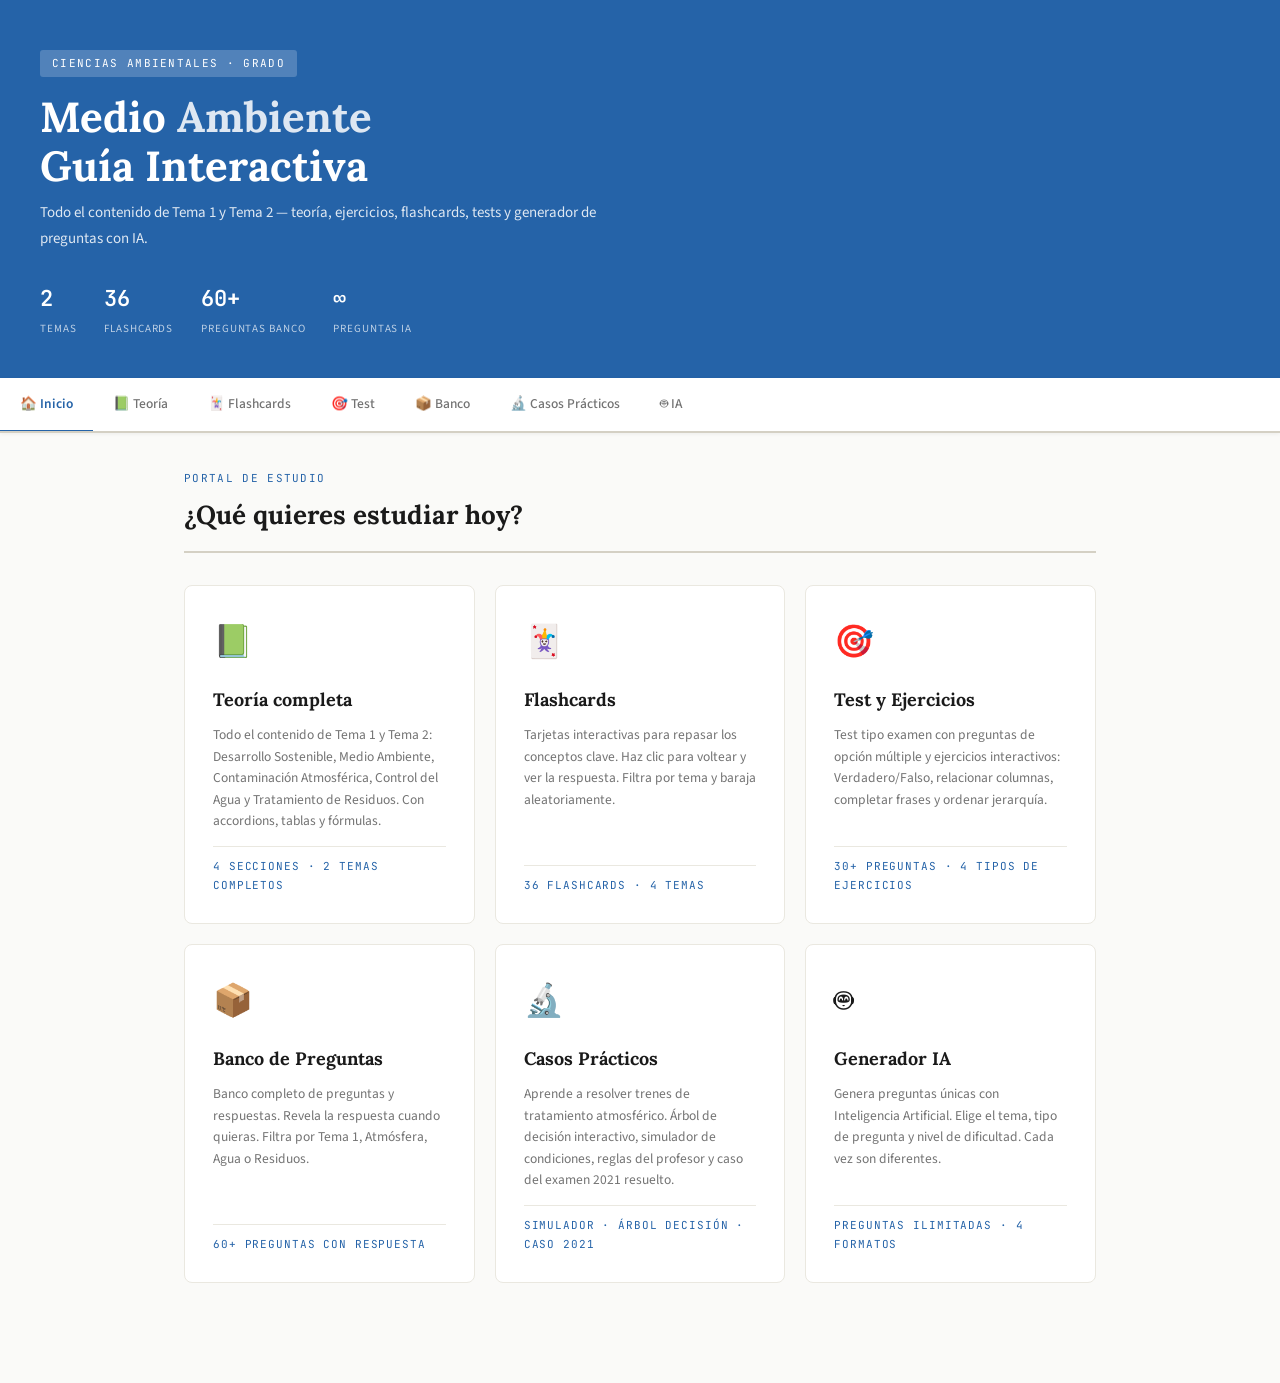
<file: index.html>
<!DOCTYPE html>
<html lang="es">
<head>
<meta charset="UTF-8">
<meta name="viewport" content="width=device-width, initial-scale=1.0">
<title>Medio Ambiente — Guía de Estudio Interactiva</title>
<link rel="stylesheet" href="css/estilos.css">
</head>
<body>

<div class="scroll-progress" id="scroll-progress"></div>

<div class="hero">
  <div class="hero-badge">Ciencias Ambientales · Grado</div>
  <h1>Medio <span>Ambiente</span><br>Guía Interactiva</h1>
  <p>Todo el contenido de Tema 1 y Tema 2 — teoría, ejercicios, flashcards, tests y generador de preguntas con IA.</p>
  <div class="hero-stats">
    <div class="hero-stat"><span class="num">2</span><span class="lbl">Temas</span></div>
    <div class="hero-stat"><span class="num">36</span><span class="lbl">Flashcards</span></div>
    <div class="hero-stat"><span class="num">60+</span><span class="lbl">Preguntas banco</span></div>
    <div class="hero-stat"><span class="num">∞</span><span class="lbl">Preguntas IA</span></div>
  </div>
</div>

<nav>
  <a href="index.html" class="nav-link active">🏠 Inicio</a>
  <a href="teoria.html" class="nav-link">📗 Teoría</a>
  <a href="flashcards.html" class="nav-link">🃏 Flashcards</a>
  <a href="test.html" class="nav-link">🎯 Test</a>
  <a href="banco.html" class="nav-link">📦 Banco</a>
  <a href="casos-practicos.html" class="nav-link">🔬 Casos Prácticos</a>
  <a href="ia.html" class="nav-link">🤖 IA</a>
</nav>

<main>
  <p class="section-subtitle">Portal de Estudio</p>
  <h1 class="section-title">¿Qué quieres estudiar hoy?</h1>

  <div class="landing-grid">

    <a href="teoria.html" class="landing-card">
      <div class="landing-card-icon">📗</div>
      <div class="landing-card-title">Teoría completa</div>
      <div class="landing-card-desc">Todo el contenido de Tema 1 y Tema 2: Desarrollo Sostenible, Medio Ambiente, Contaminación Atmosférica, Control del Agua y Tratamiento de Residuos. Con accordions, tablas y fórmulas.</div>
      <div class="landing-card-stat">4 secciones · 2 temas completos</div>
    </a>

    <a href="flashcards.html" class="landing-card">
      <div class="landing-card-icon">🃏</div>
      <div class="landing-card-title">Flashcards</div>
      <div class="landing-card-desc">Tarjetas interactivas para repasar los conceptos clave. Haz clic para voltear y ver la respuesta. Filtra por tema y baraja aleatoriamente.</div>
      <div class="landing-card-stat">36 flashcards · 4 temas</div>
    </a>

    <a href="test.html" class="landing-card">
      <div class="landing-card-icon">🎯</div>
      <div class="landing-card-title">Test y Ejercicios</div>
      <div class="landing-card-desc">Test tipo examen con preguntas de opción múltiple y ejercicios interactivos: Verdadero/Falso, relacionar columnas, completar frases y ordenar jerarquía.</div>
      <div class="landing-card-stat">30+ preguntas · 4 tipos de ejercicios</div>
    </a>

    <a href="banco.html" class="landing-card">
      <div class="landing-card-icon">📦</div>
      <div class="landing-card-title">Banco de Preguntas</div>
      <div class="landing-card-desc">Banco completo de preguntas y respuestas. Revela la respuesta cuando quieras. Filtra por Tema 1, Atmósfera, Agua o Residuos.</div>
      <div class="landing-card-stat">60+ preguntas con respuesta</div>
    </a>

    <a href="casos-practicos.html" class="landing-card">
      <div class="landing-card-icon">🔬</div>
      <div class="landing-card-title">Casos Prácticos</div>
      <div class="landing-card-desc">Aprende a resolver trenes de tratamiento atmosférico. Árbol de decisión interactivo, simulador de condiciones, reglas del profesor y caso del examen 2021 resuelto.</div>
      <div class="landing-card-stat">Simulador · Árbol decisión · Caso 2021</div>
    </a>

    <a href="ia.html" class="landing-card">
      <div class="landing-card-icon">🤖</div>
      <div class="landing-card-title">Generador IA</div>
      <div class="landing-card-desc">Genera preguntas únicas con Inteligencia Artificial. Elige el tema, tipo de pregunta y nivel de dificultad. Cada vez son diferentes.</div>
      <div class="landing-card-stat">Preguntas ilimitadas · 4 formatos</div>
    </a>

  </div>
</main>

<button class="back-to-top" id="back-to-top" onclick="window.scrollTo({top:0,behavior:'smooth'})" title="Volver arriba">↑</button>

<script>
window.addEventListener('scroll', () => {
  const doc = document.documentElement;
  const scrolled = (doc.scrollTop / (doc.scrollHeight - doc.clientHeight)) * 100;
  document.getElementById('scroll-progress').style.width = scrolled + '%';
  document.getElementById('back-to-top').classList.toggle('visible', doc.scrollTop > 300);
});
</script>
</body>
</html>
</file>
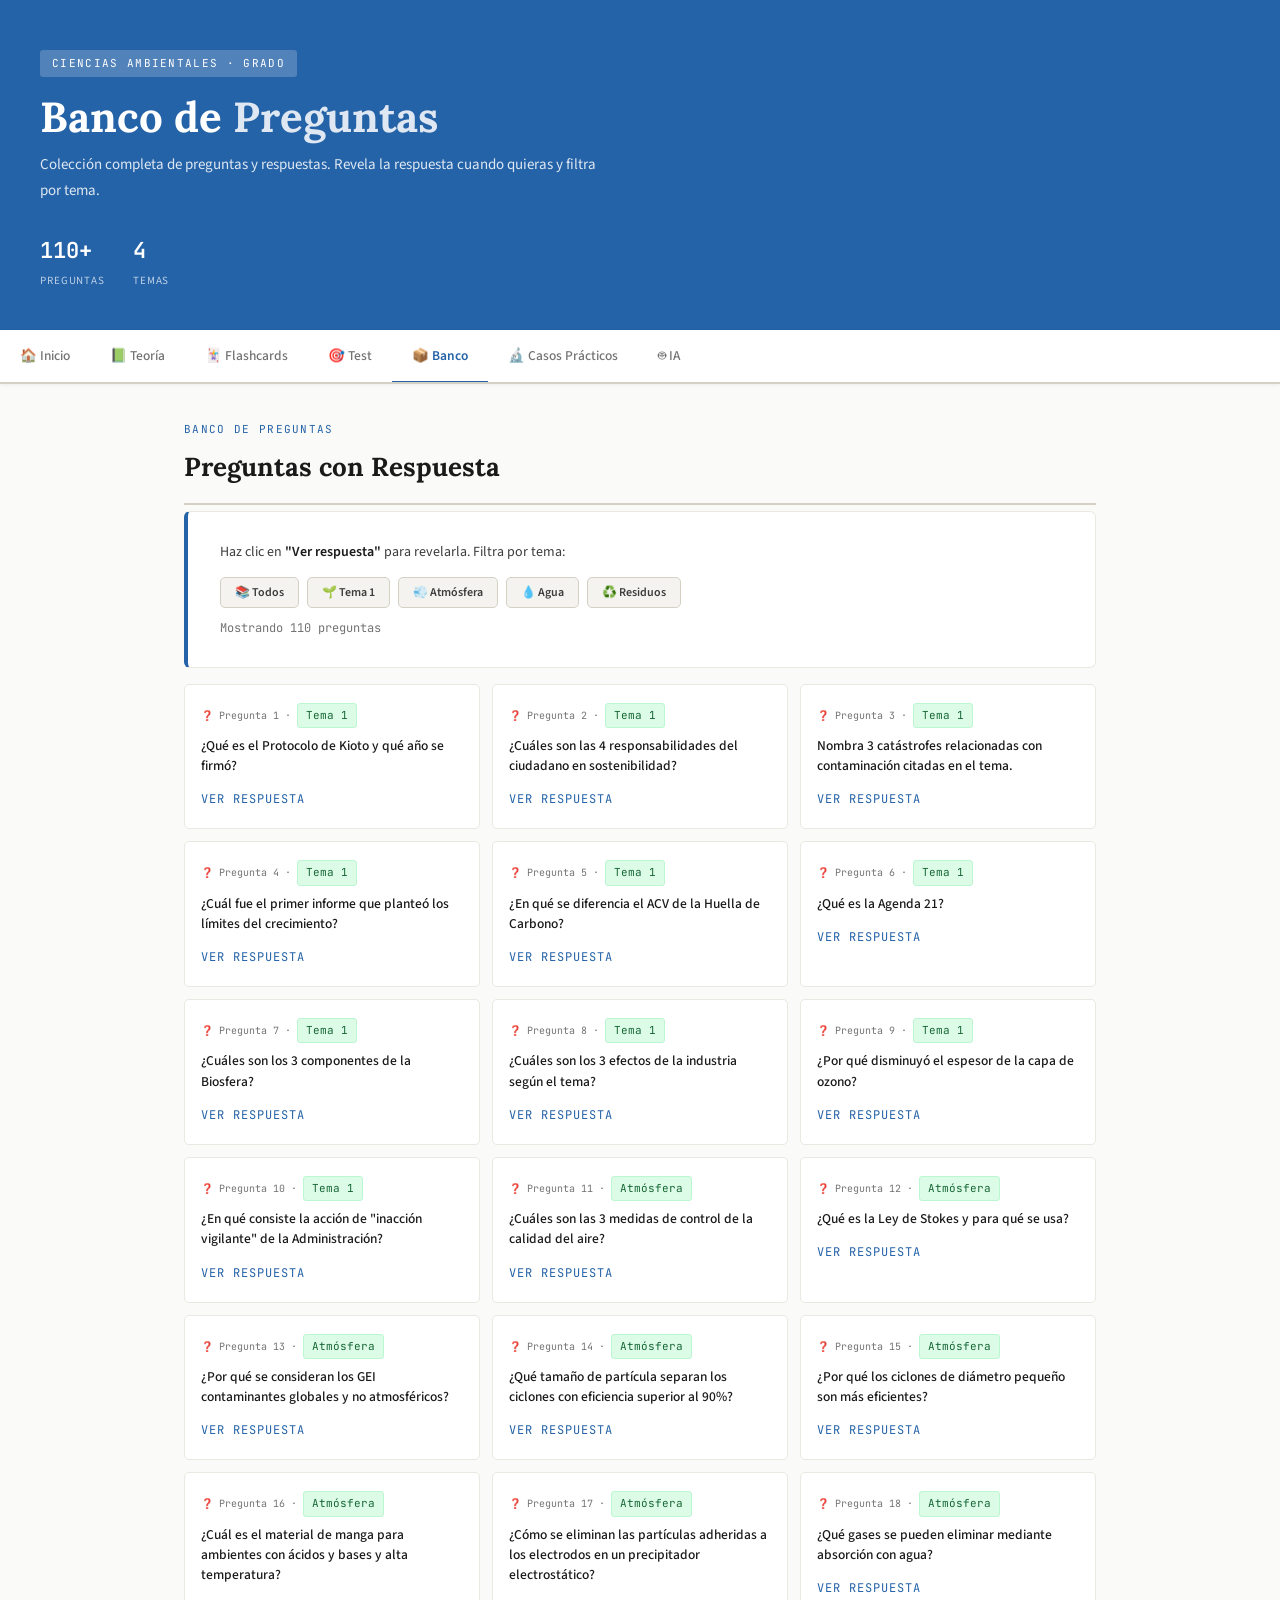
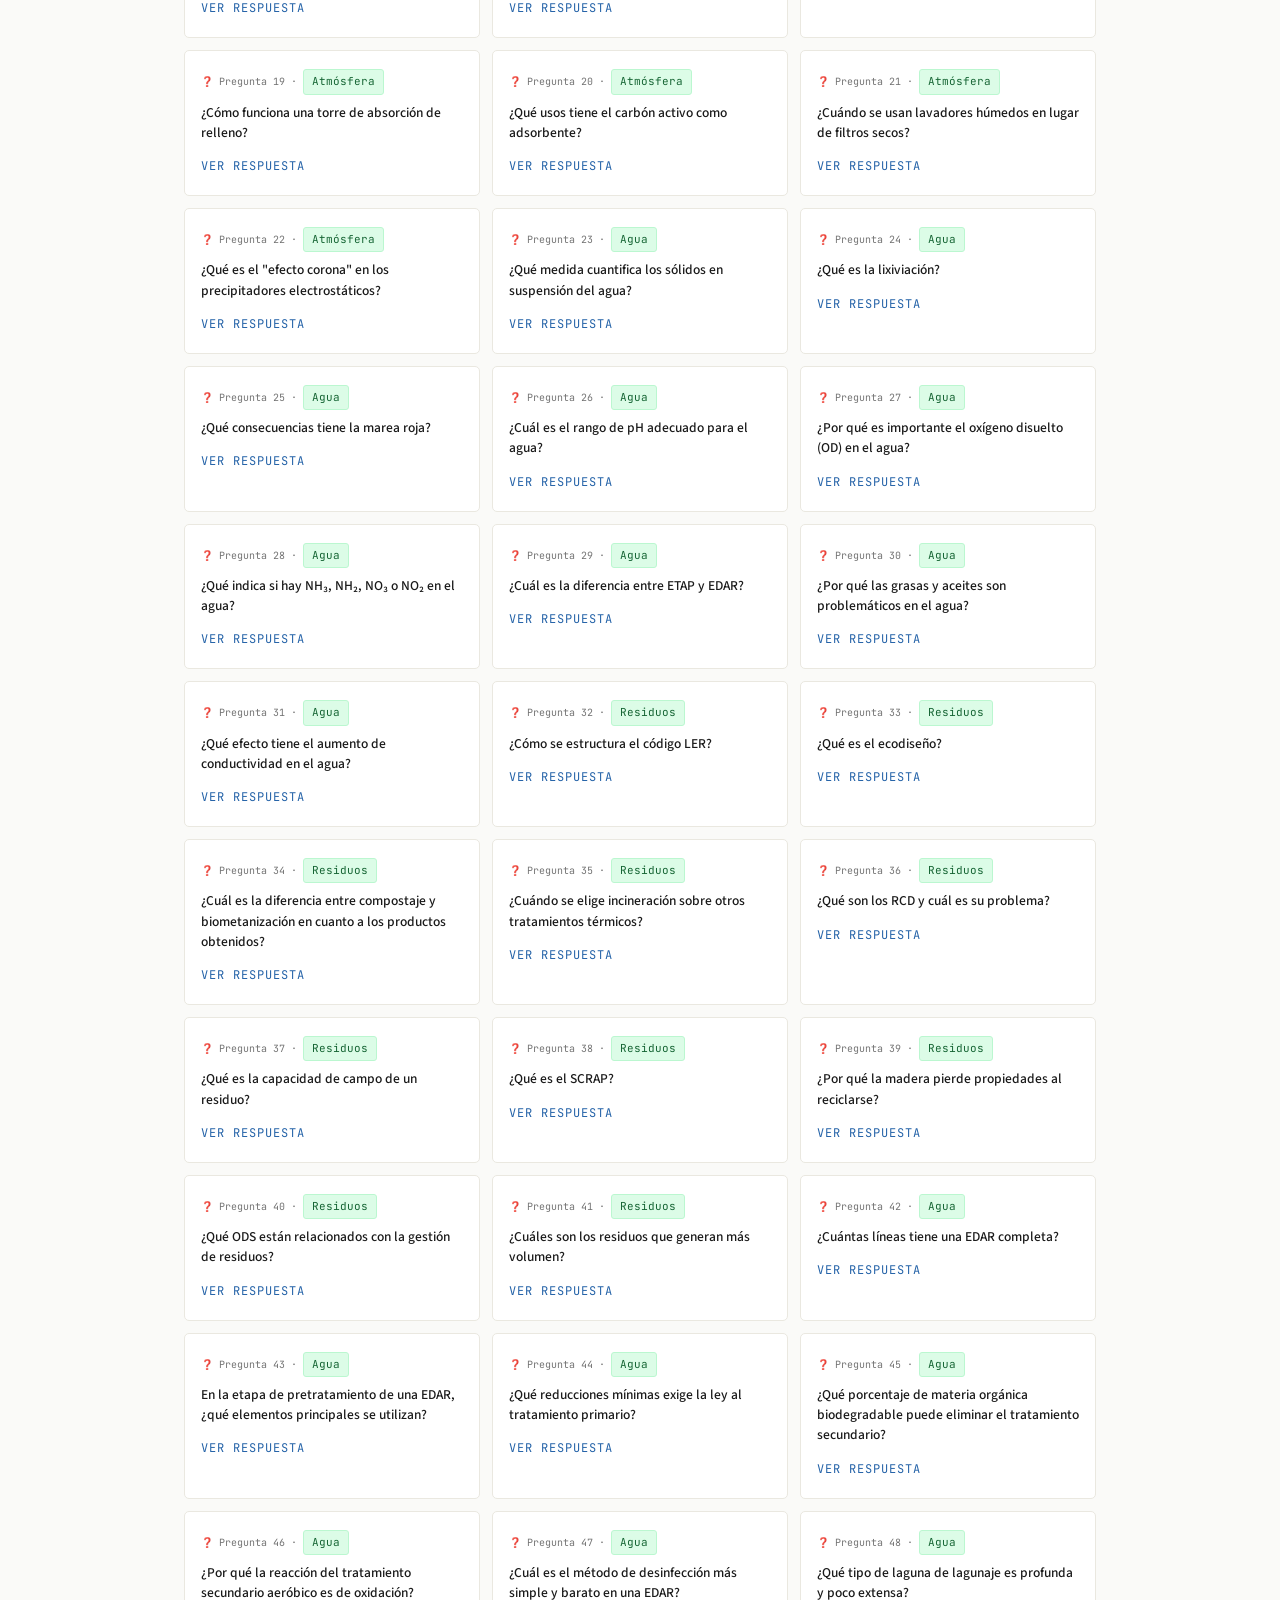
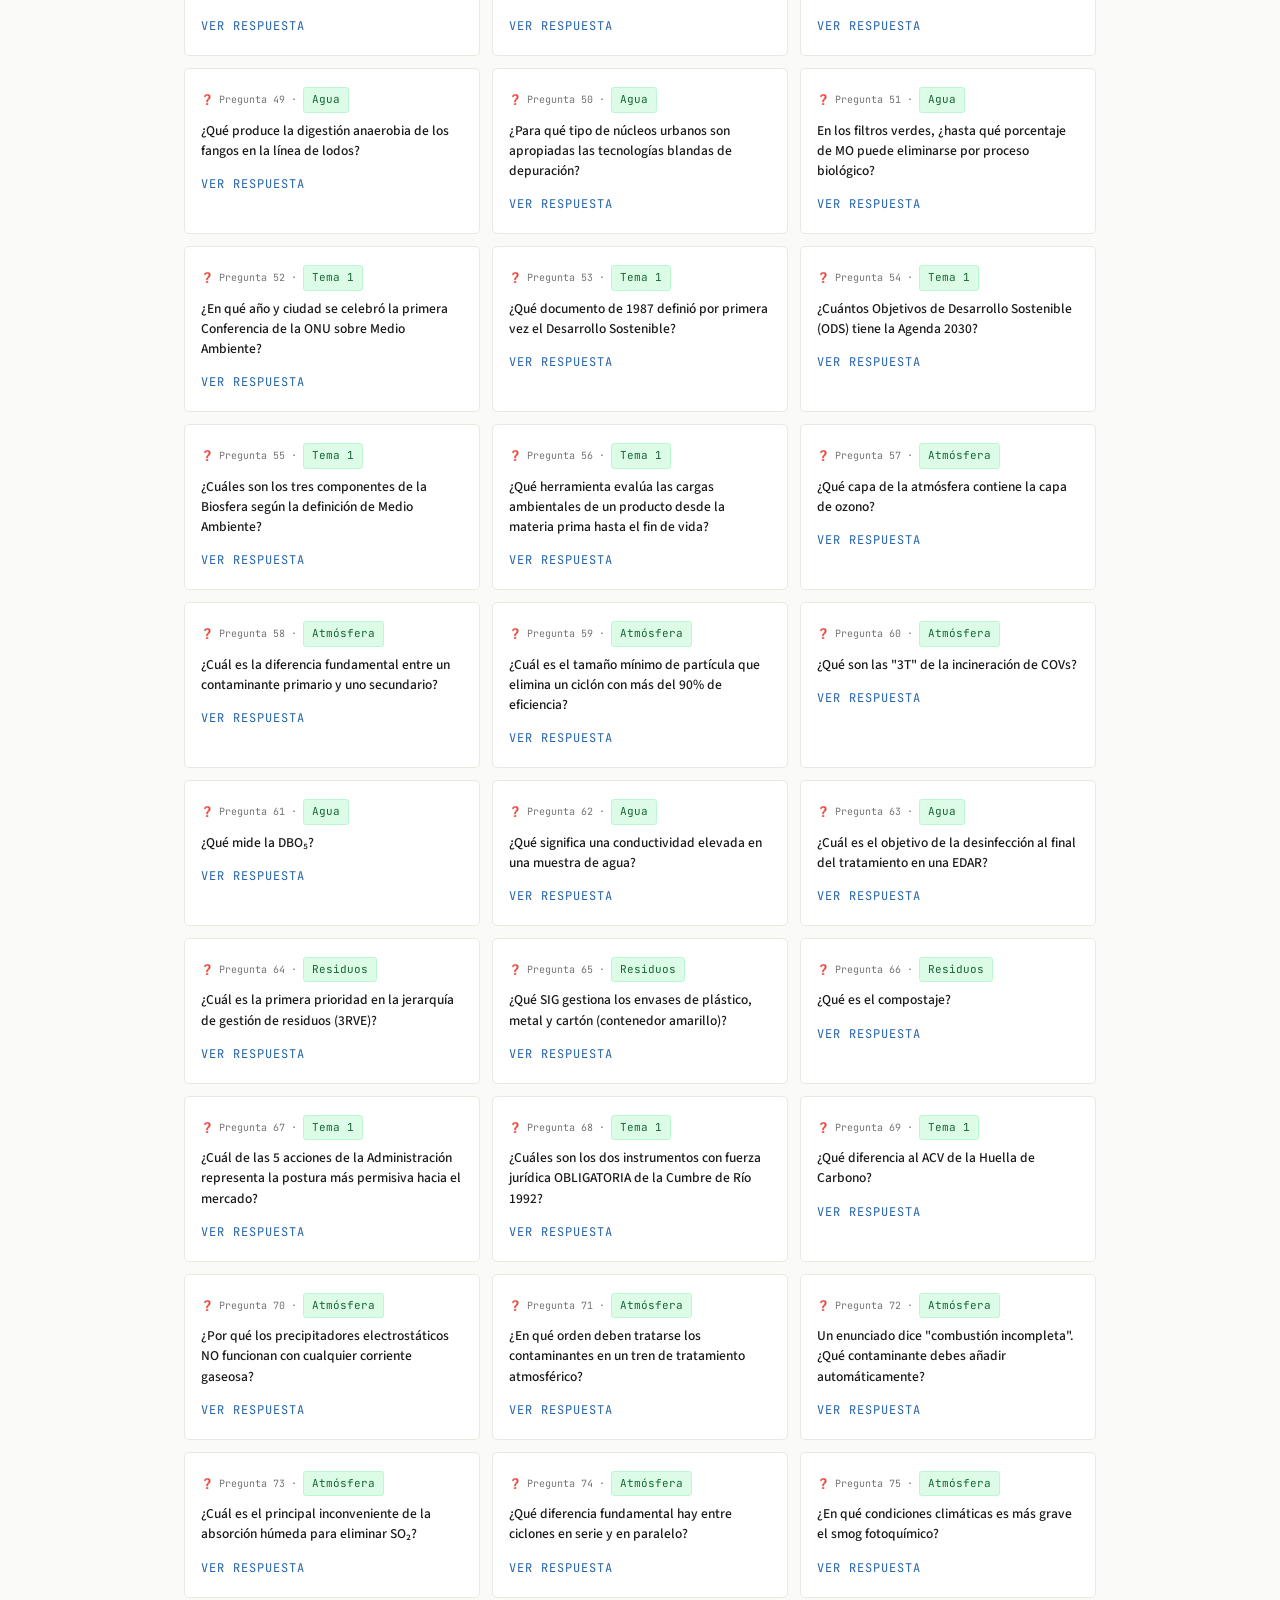
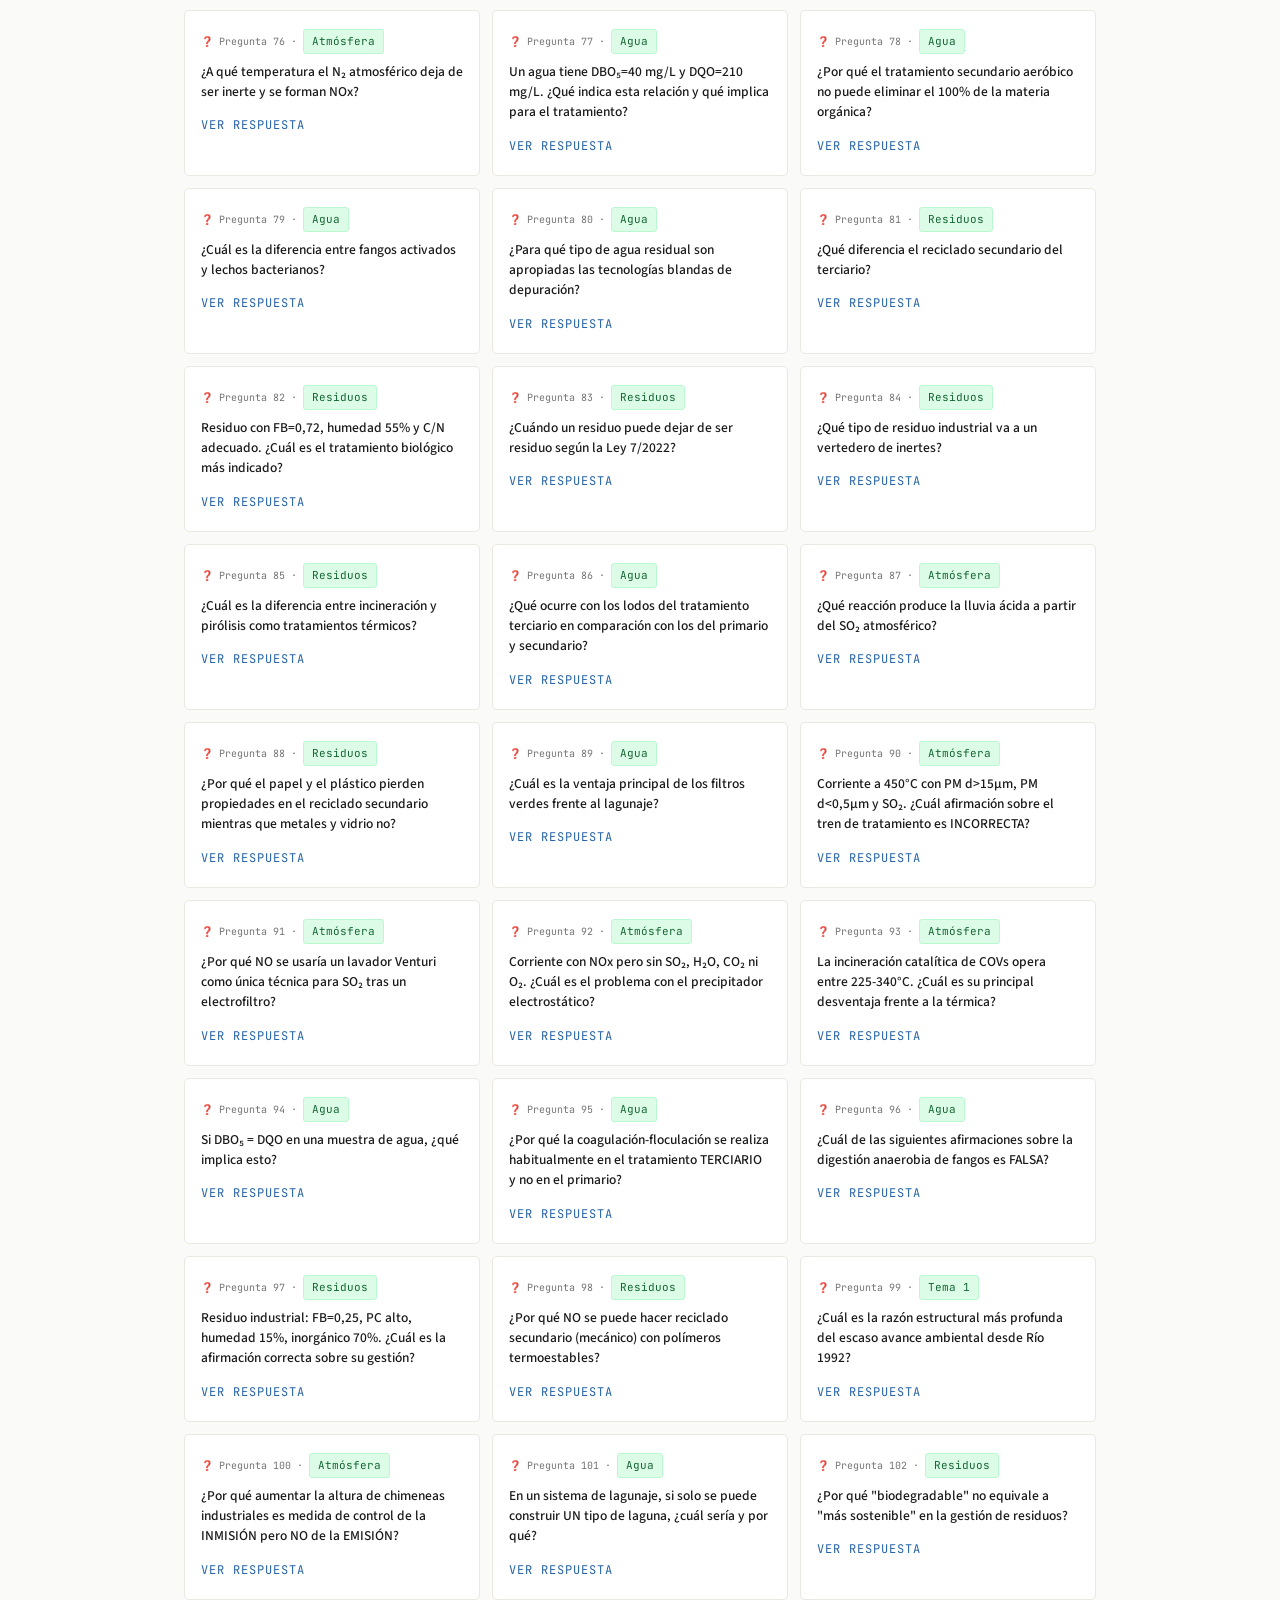
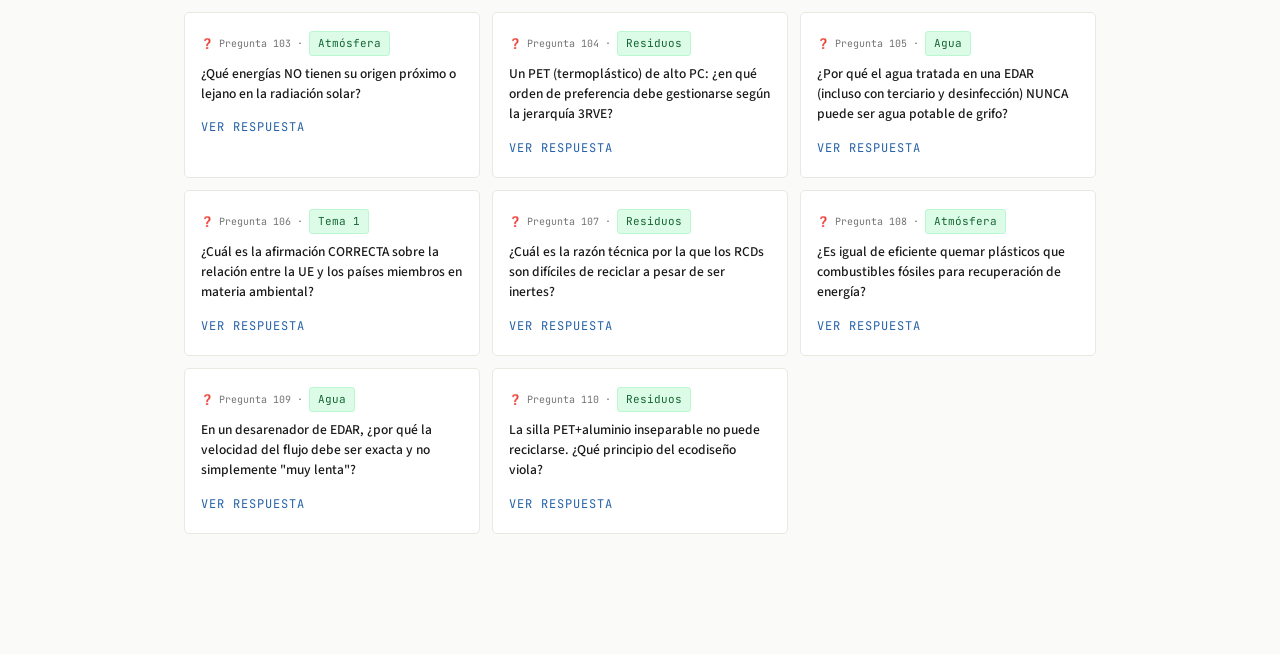
<file: banco.html>
<!DOCTYPE html>
<html lang="es">
<head>
<meta charset="UTF-8">
<meta name="viewport" content="width=device-width, initial-scale=1.0">
<title>Banco de Preguntas — Medio Ambiente</title>
<link rel="stylesheet" href="css/estilos.css">
</head>
<body>

<div class="scroll-progress" id="scroll-progress"></div>

<div class="hero">
  <div class="hero-badge">Ciencias Ambientales · Grado</div>
  <h1>Banco de <span>Preguntas</span></h1>
  <p>Colección completa de preguntas y respuestas. Revela la respuesta cuando quieras y filtra por tema.</p>
  <div class="hero-stats">
    <div class="hero-stat"><span class="num">110+</span><span class="lbl">Preguntas</span></div>
    <div class="hero-stat"><span class="num">4</span><span class="lbl">Temas</span></div>
  </div>
</div>

<nav>
  <a href="index.html" class="nav-link">🏠 Inicio</a>
  <a href="teoria.html" class="nav-link">📗 Teoría</a>
  <a href="flashcards.html" class="nav-link">🃏 Flashcards</a>
  <a href="test.html" class="nav-link">🎯 Test</a>
  <a href="banco.html" class="nav-link active">📦 Banco</a>
  <a href="casos-practicos.html" class="nav-link">🔬 Casos Prácticos</a>
  <a href="ia.html" class="nav-link">🤖 IA</a>
</nav>

<main>
  <p class="section-subtitle">Banco de Preguntas</p>
  <h1 class="section-title">Preguntas con Respuesta</h1>

  <div class="card card-accent" style="margin-bottom:16px;">
    <p style="margin-bottom:12px;font-size:14px">Haz clic en <strong>"Ver respuesta"</strong> para revelarla. Filtra por tema:</p>
    <div style="display:flex;gap:8px;flex-wrap:wrap;">
      <button class="btn btn-secondary" style="font-size:12px;padding:6px 14px" onclick="filterBank('all')">📚 Todos</button>
      <button class="btn btn-secondary" style="font-size:12px;padding:6px 14px" onclick="filterBank('t1')">🌱 Tema 1</button>
      <button class="btn btn-secondary" style="font-size:12px;padding:6px 14px" onclick="filterBank('atm')">💨 Atmósfera</button>
      <button class="btn btn-secondary" style="font-size:12px;padding:6px 14px" onclick="filterBank('agua')">💧 Agua</button>
      <button class="btn btn-secondary" style="font-size:12px;padding:6px 14px" onclick="filterBank('residuos')">♻️ Residuos</button>
    </div>
    <div style="margin-top:10px;font-family:var(--mono);font-size:12px;color:var(--text3)" id="bank-count"></div>
  </div>

  <div id="question-bank" class="bank-grid"></div>
</main>

<button class="back-to-top" id="back-to-top" onclick="window.scrollTo({top:0,behavior:'smooth'})" title="Volver arriba">↑</button>

<script>
const bankQuestions = [
  // TEMA 1
  {t:'t1', q:'¿Qué es el Protocolo de Kioto y qué año se firmó?', a:'Acuerdo de la III Conferencia NN.UU sobre el Cambio Climático, firmado en 1997 en Japón. Busca reducir la carbonización y la emisión de gases de efecto invernadero.'},
  {t:'t1', q:'¿Cuáles son las 4 responsabilidades del ciudadano en sostenibilidad?', a:'1. Conciencia ambiental 2. Equidad global 3. Consumo responsable 4. Participación activa'},
  {t:'t1', q:'Nombra 3 catástrofes relacionadas con contaminación citadas en el tema.', a:'Vertidos de Erika/Exxon Valdez/Prestige (petróleo), contaminación por mercurio en Minamata, accidentes de Fukushima/Bhopal/Seveso/Aznalcóllar.'},
  {t:'t1', q:'¿Cuál fue el primer informe que planteó los límites del crecimiento?', a:'El Informe del Club de Roma de 1972: "Limits to Growth".'},
  {t:'t1', q:'¿En qué se diferencia el ACV de la Huella de Carbono?', a:'El ACV evalúa todas las cargas ambientales (energía, materiales, emisiones) de forma amplia. La Huella de Carbono solo cuantifica las emisiones de GEI expresadas como CO₂ equivalente.'},
  {t:'t1', q:'¿Qué es la Agenda 21?', a:'Documento creado en la Cumbre de Río de 1992 que establece un plan de acción global para el Desarrollo Sostenible en el siglo XXI.'},
  {t:'t1', q:'¿Cuáles son los 3 componentes de la Biosfera?', a:'Atmósfera (capa gaseosa), Hidrosfera (aguas superficiales y subterráneas), Litosfera (suelos).'},
  {t:'t1', q:'¿Cuáles son los 3 efectos de la industria según el tema?', a:'Efectos económicos (sueldos e impuestos), sociales (productos, empleo) y medioambientales (consume recursos + genera emisiones y residuos).'},
  {t:'t1', q:'¿Por qué disminuyó el espesor de la capa de ozono?', a:'Por la emisión de compuestos químicos como los CFC (clorofluorocarbonos) que reaccionan con el ozono y provocan su destrucción.'},
  {t:'t1', q:'¿En qué consiste la acción de "inacción vigilante" de la Administración?', a:'Dejar la protección del medio ambiente al mercado. La Administración solo vigila espacios naturales de especial relevancia, sin intervención activa.'},
  // ATMÓSFERA
  {t:'atm', q:'¿Cuáles son las 3 medidas de control de la calidad del aire?', a:'a) Prevención (antes del proceso) b) Medidas primarias (modificar el proceso) c) Medidas secundarias (depurar gases antes de emitirlos).'},
  {t:'atm', q:'¿Qué es la Ley de Stokes y para qué se usa?', a:'Ley que describe el movimiento de objetos esféricos en un fluido. Se usa como marco teórico para analizar el movimiento de partículas en el aire y diseñar sistemas de control de PM.'},
  {t:'atm', q:'¿Por qué se consideran los GEI contaminantes globales y no atmosféricos?', a:'Porque afectan a todo el planeta, mientras que la definición de contaminación atmosférica se refiere a efectos locales o regionales.'},
  {t:'atm', q:'¿Qué tamaño de partícula separan los ciclones con eficiencia superior al 90%?', a:'d ≥ 10 μm. Los multiciclones pueden llegar a d ≥ 5 μm.'},
  {t:'atm', q:'¿Por qué los ciclones de diámetro pequeño son más eficientes?', a:'Porque los pequeños radios de curvatura producen mayores aceleraciones radiales para la misma velocidad tangencial, y el polvo recorre menor distancia radial hasta alcanzar la pared.'},
  {t:'atm', q:'¿Cuál es el material de manga para ambientes con ácidos y bases y alta temperatura?', a:'Cerámico refractario: hasta 800°C, resistente a ácidos y bases. Desventaja: baja resistencia a la flexión.'},
  {t:'atm', q:'¿Cómo se eliminan las partículas adheridas a los electrodos en un precipitador electrostático?', a:'Mediante vibración, impulsos mecánicos o procedimientos eléctricos. Las partículas caen en una tolva de la parte inferior.'},
  {t:'atm', q:'¿Qué gases se pueden eliminar mediante absorción con agua?', a:'NH₃, SO₂, Cl₂ y COVs solubles en agua (como acetona y alcoholes).'},
  {t:'atm', q:'¿Cómo funciona una torre de absorción de relleno?', a:'El gas entra por abajo y el líquido absorbente baja por arriba (contracorriente). El relleno (arcilla, porcelana, plásticos inertes) aumenta la superficie de contacto líquido-gas.'},
  {t:'atm', q:'¿Qué usos tiene el carbón activo como adsorbente?', a:'Recuperación de disolventes orgánicos, tratamiento de malos olores, eliminación de vapores tóxicos (hidrocarburos clorados), tratamiento de COVs.'},
  {t:'atm', q:'¿Cuándo se usan lavadores húmedos en lugar de filtros secos?', a:'Cuando la materia es húmeda, corrosiva o muy caliente, donde los filtros de mangas no pueden operar.'},
  {t:'atm', q:'¿Qué es el "efecto corona" en los precipitadores electrostáticos?', a:'La ionización (carga negativa) de las moléculas de los gases ionizantes (H₂O, O₂, SO₂, CO₂) al aplicar una descarga eléctrica elevada. Es la 1ª etapa del proceso.'},
  // AGUA
  {t:'agua', q:'¿Qué medida cuantifica los sólidos en suspensión del agua?', a:'Se pesa el filtro (poro 1,2 μm), se filtra la muestra y se pesa el filtro tras eliminar la humedad. SS = m\' - m. Unidad: mg/L (ppm).'},
  {t:'agua', q:'¿Qué es la lixiviación?', a:'El proceso por el que los contaminantes se filtran a través del suelo y pueden llegar a contaminar aguas subterráneas.'},
  {t:'agua', q:'¿Qué consecuencias tiene la marea roja?', a:'Las microalgas producen toxinas que se acumulan en moluscos bivalvos (mejillones, almejas), causando intoxicaciones graves o mortales en humanos. Tiñe el agua de colores rojizo, pardo o verde.'},
  {t:'agua', q:'¿Cuál es el rango de pH adecuado para el agua?', a:'Entre 6,5 y 7,5.'},
  {t:'agua', q:'¿Por qué es importante el oxígeno disuelto (OD) en el agua?', a:'Es imprescindible para la vida de los seres vivos acuáticos y para la degradación aeróbica de la materia orgánica. Su reducción impide la vida de ciertas especies.'},
  {t:'agua', q:'¿Qué indica si hay NH₃, NH₂, NO₃ o NO₂ en el agua?', a:'Que ha habido materia orgánica en descomposición en ese agua, ya que son productos nitrogenados derivados de la descomposición.'},
  {t:'agua', q:'¿Cuál es la diferencia entre ETAP y EDAR?', a:'ETAP (Estación de Tratamiento de Agua Potable): convierte agua natural en agua potable. EDAR (Estación Depuradora de Aguas Residuales): trata el agua residual antes de devolverla al río.'},
  {t:'agua', q:'¿Por qué las grasas y aceites son problemáticos en el agua?', a:'Forman una capa superficial que impide la captación de O₂ por los microorganismos (reduce la biodegradación), disminuye la mojabilidad de los sólidos e impide su sedimentación.'},
  {t:'agua', q:'¿Qué efecto tiene el aumento de conductividad en el agua?', a:'Una conductividad elevada implica elevada salinidad o valores anómalos de pH, lo que afecta a los seres vivos y a los usos del agua.'},
  // RESIDUOS
  {t:'residuos', q:'¿Cómo se estructura el código LER?', a:'6 cifras: las 2 primeras indican de dónde procede, las 2 siguientes la procedencia del sector y las 2 últimas el sector y área específica del residuo. Ej: 010101 = residuos de la extracción de minerales metálicos.'},
  {t:'residuos', q:'¿Qué es el ecodiseño?', a:'Diseñar productos fáciles de reciclar, separar y preparar para su gestión al final de vida. Elegir materiales y minimizarlos. Pensar en el final de vida desde el diseño.'},
  {t:'residuos', q:'¿Cuál es la diferencia entre compostaje y biometanización en cuanto a los productos obtenidos?', a:'Compostaje: produce COMPOST (abono de calidad). Biometanización: produce BIOGÁS (energía, alto poder calorífico) y digestato (abono de peor calidad que va al vertedero).'},
  {t:'residuos', q:'¿Cuándo se elige incineración sobre otros tratamientos térmicos?', a:'Cuando el residuo tiene bajo FB y alto poder calorífico. La mayoría de los plásticos tienen alto PC porque provienen del petróleo.'},
  {t:'residuos', q:'¿Qué son los RCD y cuál es su problema?', a:'Residuos de Construcción y Demolición. Los más voluminosos. Problema: ocupan mucho espacio (afectan al paisaje). Reciclaje complejo: se muelen, se separan por tipologías y se usan como material de relleno.'},
  {t:'residuos', q:'¿Qué es la capacidad de campo de un residuo?', a:'La cantidad máxima de humedad que puede tener un residuo cuando es sometido a la gravedad. Es relevante para residuos destinados a vertedero, ya que determina la generación de lixiviados.'},
  {t:'residuos', q:'¿Qué es el SCRAP?', a:'Sistema Colectivo de Responsabilidad Ampliada del Productor. Plataforma creada por los productores para gestionar los residuos de sus productos al final de vida útil.'},
  {t:'residuos', q:'¿Por qué la madera pierde propiedades al reciclarse?', a:'Porque es un compuesto celulósico. Al reciclarse mecánicamente, las moléculas de celulosa se acortan, perdiendo propiedades mecánicas. Por eso las fibras recicladas producen papel de menor calidad.'},
  {t:'residuos', q:'¿Qué ODS están relacionados con la gestión de residuos?', a:'Principalmente el ODS 12 (producción y consumo responsables) y, por derivación, el 13 (clima), 14 (vida submarina), 15 (vida terrestre), 6 (agua limpia) y 1 (fin de la pobreza).'},
  {t:'residuos', q:'¿Cuáles son los residuos que generan más volumen?', a:'Los residuos de construcción y demolición (RCD). Generan el mayor volumen.'},
  // TRATAMIENTO DE AGUAS — EDAR
  {t:'agua', q:'¿Cuántas líneas tiene una EDAR completa?', a:'3 líneas: línea de agua (procesos del agua residual), línea de lodos (tratamiento de fangos) y línea de gases (opcional, cuando los fangos se tratan anaeróbicamente produciendo biogás).'},
  {t:'agua', q:'En la etapa de pretratamiento de una EDAR, ¿qué elementos principales se utilizan?', a:'Rejas (gruesas 40–100mm, medias 20–40mm, finas &lt;20mm) y tamices (3–6mm), además de desarenadores (eliminan arena/inorgánicos) y desengrasadores (eliminan grasas y aceites).'},
  {t:'agua', q:'¿Qué reducciones mínimas exige la ley al tratamiento primario?', a:'SS debe reducirse más del 50% y DBO₅ debe reducirse más del 20%.'},
  {t:'agua', q:'¿Qué porcentaje de materia orgánica biodegradable puede eliminar el tratamiento secundario?', a:'Hasta el 90% de la MO biodegradable. NO puede eliminar la MO no biodegradable (requiere tratamiento terciario).'},
  {t:'agua', q:'¿Por qué la reacción del tratamiento secundario aeróbico es de oxidación?', a:'Porque la reacción biológica es: MO + microorganismos + O₂ → metabolitos estables + biomasa + calor. El O₂ actúa como oxidante en el proceso aeróbico.'},
  {t:'agua', q:'¿Cuál es el método de desinfección más simple y barato en una EDAR?', a:'La cloración con Cl₂ gaseoso. Las lámparas UV son caras pero eficaces. La ozonización mata todos los microorganismos pero también es más cara.'},
  {t:'agua', q:'¿Qué tipo de laguna de lagunaje es profunda y poco extensa?', a:'Las lagunas anaerobias son de pequeña superficie pero gran profundidad, para favorecer las condiciones de anoxia. Las aerobias son poco profundas y extensas.'},
  {t:'agua', q:'¿Qué produce la digestión anaerobia de los fangos en la línea de lodos?', a:'Biogás (principalmente CH₄, alto poder calorífico) y digestato (abono de baja calidad). El biogás se usa como energía para alimentar la propia planta.'},
  {t:'agua', q:'¿Para qué tipo de núcleos urbanos son apropiadas las tecnologías blandas de depuración?', a:'Núcleos urbanos de menos de 15.000 habitantes, con vertidos biodegradables y sin componente industrial significativo.'},
  {t:'agua', q:'En los filtros verdes, ¿hasta qué porcentaje de MO puede eliminarse por proceso biológico?', a:'Hasta el 85% de la MO puede eliminarse por metabolización de microorganismos del suelo.'},
  // ── BLOQUE A — FÁCIL ──────────────────────────────────────────
  {t:'t1', q:'¿En qué año y ciudad se celebró la primera Conferencia de la ONU sobre Medio Ambiente?', a:'1972 en Estocolmo. Fue la primera conferencia de la ONU sobre Medio Ambiente y produjo la primera definición oficial de Medio Ambiente.'},
  {t:'t1', q:'¿Qué documento de 1987 definió por primera vez el Desarrollo Sostenible?', a:'El Informe Brundtland (1987): "aquel que satisface las necesidades actuales sin comprometer las de las generaciones futuras". Ese mismo año se firmó el Protocolo de Montreal.'},
  {t:'t1', q:'¿Cuántos Objetivos de Desarrollo Sostenible (ODS) tiene la Agenda 2030?', a:'Son 17 ODS, establecidos el 25 de septiembre de 2015 en la Cumbre de la ONU.'},
  {t:'t1', q:'¿Cuáles son los tres componentes de la Biosfera según la definición de Medio Ambiente?', a:'Atmósfera (capa gaseosa), Hidrosfera (aguas superficiales y subterráneas) y Litosfera (suelos).'},
  {t:'t1', q:'¿Qué herramienta evalúa las cargas ambientales de un producto desde la materia prima hasta el fin de vida?', a:'El ACV (Análisis de Ciclo de Vida): identifica y cuantifica el uso de materia/energía y emisiones a lo largo de todo el ciclo de vida del producto.'},
  {t:'atm', q:'¿Qué capa de la atmósfera contiene la capa de ozono?', a:'La Estratosfera (10-50 km). La capa de O₃ absorbe la radiación UV protegiéndonos de ella.'},
  {t:'atm', q:'¿Cuál es la diferencia fundamental entre un contaminante primario y uno secundario?', a:'Primario: emitido directamente por la fuente. Secundario: no se emite, se forma en la atmósfera por transformaciones químicas/fotoquímicas de los primarios.'},
  {t:'atm', q:'¿Cuál es el tamaño mínimo de partícula que elimina un ciclón con más del 90% de eficiencia?', a:'Los ciclones retienen >90% de las partículas con d≥10µm. Son pretratamientos, no medidas secundarias definitivas.'},
  {t:'atm', q:'¿Qué son las "3T" de la incineración de COVs?', a:'Temperatura (mayor T → reacción más rápida), Tiempo de residencia y Turbulencia (favorece mezcla con O₂ y combustión completa).'},
  {t:'agua', q:'¿Qué mide la DBO₅?', a:'DBO₅ = Demanda Biológica de Oxígeno a 5 días: el O₂ (mg/L) que las bacterias aerobias necesitan para oxidar la MO biodegradable. Solo mide MO biodegradable.'},
  {t:'agua', q:'¿Qué significa una conductividad elevada en una muestra de agua?', a:'Alta concentración de iones → alta salinidad o pH anómalo. La conductividad mide la capacidad de transportar corriente eléctrica.'},
  {t:'agua', q:'¿Cuál es el objetivo de la desinfección al final del tratamiento en una EDAR?', a:'Eliminar bacterias y patógenos remanentes. No consigue esterilización completa: el agua queda apta para riego o limpieza exterior, NUNCA para consumo humano directo.'},
  {t:'residuos', q:'¿Cuál es la primera prioridad en la jerarquía de gestión de residuos (3RVE)?', a:'La prevención (no generar residuos o minimizarlos). El mejor residuo es el que no se genera.'},
  {t:'residuos', q:'¿Qué SIG gestiona los envases de plástico, metal y cartón (contenedor amarillo)?', a:'ECOEMBES. Los fabricantes de envases tienen la obligación de responsabilizarse de sus productos al final de su vida útil.'},
  {t:'residuos', q:'¿Qué es el compostaje?', a:'Reciclado 4° (biológico) aeróbico: fermentación con O₂ de materia orgánica → se obtiene compost (abono). Solo para alimentos y MO con alto FB.'},
  // ── BLOQUE B — MEDIO ──────────────────────────────────────────
  {t:'t1', q:'¿Cuál de las 5 acciones de la Administración representa la postura más permisiva hacia el mercado?', a:'La inacción vigilante (acción nº 5, la menos intervencionista): dejar la protección del MA al mercado y solo vigilar espacios naturales de especial relevancia.'},
  {t:'t1', q:'¿Cuáles son los dos instrumentos con fuerza jurídica OBLIGATORIA de la Cumbre de Río 1992?', a:'El Convenio sobre Biodiversidad y el Convenio Marco sobre Cambio Climático. La Declaración de Río y la Agenda 21 son declarativos, no vinculantes.'},
  {t:'t1', q:'¿Qué diferencia al ACV de la Huella de Carbono?', a:'El ACV evalúa todas las cargas ambientales (energía, agua, residuos, emisiones). La Huella de Carbono solo cuantifica emisiones de GEI expresadas como CO₂ equivalente.'},
  {t:'atm', q:'¿Por qué los precipitadores electrostáticos NO funcionan con cualquier corriente gaseosa?', a:'Necesitan gases ionizantes (H₂O, CO₂, SO₂, O₂) para producir el efecto corona que ioniza y carga las partículas. Sin ellos, el proceso no funciona.'},
  {t:'atm', q:'¿En qué orden deben tratarse los contaminantes en un tren de tratamiento atmosférico?', a:'Primero partículas (mayor → menor tamaño), luego gases. Las partículas gruesas deben eliminarse antes para no obstruir los equipos de gases. El orden de gases lo marca la compatibilidad de procesos.'},
  {t:'atm', q:'Un enunciado dice "combustión incompleta". ¿Qué contaminante debes añadir automáticamente?', a:'CO, aunque no se mencione explícitamente. Los COVs de combustión incompleta van siempre acompañados de CO.'},
  {t:'atm', q:'¿Cuál es el principal inconveniente de la absorción húmeda para eliminar SO₂?', a:'Tiene ~95% de eficiencia pero genera aguas residuales contaminadas que deben tratarse. Traslada el problema del aire al agua.'},
  {t:'atm', q:'¿Qué diferencia fundamental hay entre ciclones en serie y en paralelo?', a:'En serie: el gas pasa por varios consecutivos → mayor eficiencia. En paralelo: el caudal se divide entre varios → mayor capacidad volumétrica total.'},
  {t:'atm', q:'¿En qué condiciones climáticas es más grave el smog fotoquímico?', a:'Clima seco, cálido y soleado con muchos vehículos. La peor estación es el verano. La luz solar es indispensable para las reacciones fotoquímicas (NOx + COVs → ozono troposférico).'},
  {t:'atm', q:'¿A qué temperatura el N₂ atmosférico deja de ser inerte y se forman NOx?', a:'Por encima de 1300°C. Mantener la combustión por debajo de este umbral es una medida primaria de control de NOx.'},
  {t:'agua', q:'Un agua tiene DBO₅=40 mg/L y DQO=210 mg/L. ¿Qué indica esta relación y qué implica para el tratamiento?', a:'DBO/DQO ≈ 0,19 < 0,2 → predominio de MO no biodegradable. El tratamiento secundario biológico apenas actúa. Necesita terciario físico-químico.'},
  {t:'agua', q:'¿Por qué el tratamiento secundario aeróbico no puede eliminar el 100% de la materia orgánica?', a:'Solo actúa sobre la MO biodegradable (hasta 90%). La MO no biodegradable (PCBs, hidrocarburos clorados, etc.) no puede ser metabolizada por los microorganismos y requiere tratamiento terciario.'},
  {t:'agua', q:'¿Cuál es la diferencia entre fangos activados y lechos bacterianos?', a:'Fangos activados: microorganismos en suspensión, aireación forzada. Lechos bacterianos: microorganismos asentados sobre soporte sólido inerte formando una biopelícula.'},
  {t:'agua', q:'¿Para qué tipo de agua residual son apropiadas las tecnologías blandas de depuración?', a:'Vertidos totalmente biodegradables, sin componente industrial, en núcleos <15.000 habitantes. Son más baratas pero extensivas.'},
  {t:'residuos', q:'¿Qué diferencia el reciclado secundario del terciario?', a:'Reciclado 2° (mecánico): transformación física, el mismo material entra y sale. Reciclado 3° (químico): solo polímeros, implica reacción química, produce monómeros o hidrocarburos.'},
  {t:'residuos', q:'Residuo con FB=0,72, humedad 55% y C/N adecuado. ¿Cuál es el tratamiento biológico más indicado?', a:'Compostaje aeróbico: FB alto (>0,5), humedad ≈ 60% óptimo, C/N adecuada. Cumple todos los criterios.'},
  {t:'residuos', q:'¿Cuándo un residuo puede dejar de ser residuo según la Ley 7/2022?', a:'Debe poder ser valorizado Y debe existir demanda para esa sustancia u objeto. Ambas condiciones son necesarias.'},
  {t:'residuos', q:'¿Qué tipo de residuo industrial va a un vertedero de inertes?', a:'Residuos inertes: inocuos, no solubles, no combustibles, no reactivos, no biodegradables (escombros, cenizas, arena, virutas metálicas).'},
  {t:'residuos', q:'¿Cuál es la diferencia entre incineración y pirólisis como tratamientos térmicos?', a:'Incineración: oxidación con EXCESO de O₂. Pirólisis: descomposición térmica en AUSENCIA de O₂ → produce gases, líquidos y sólidos carbonosos. Gasificación: oxidación parcial con déficit de O₂.'},
  {t:'agua', q:'¿Qué ocurre con los lodos del tratamiento terciario en comparación con los del primario y secundario?', a:'Contienen compuestos peligrosos (metales, tóxicos) y NO se gestionan en la línea de lodos convencional de la EDAR.'},
  {t:'atm', q:'¿Qué reacción produce la lluvia ácida a partir del SO₂ atmosférico?', a:'SO₂ → SO₃ → H₂SO₄ (con O₃ y H₂O) → lluvia ácida. El H₂SO₄ disuelve piedra caliza: CaCO₃ + H₂SO₄ → CaSO₄·2H₂O + CO₂ + H₂O.'},
  {t:'residuos', q:'¿Por qué el papel y el plástico pierden propiedades en el reciclado secundario mientras que metales y vidrio no?', a:'Papel y polímeros son macromoléculas: el reciclado mecánico acorta las cadenas → pérdida de propiedades. Metales y vidrio tienen estructura que se recupera completamente al fundirse.'},
  {t:'agua', q:'¿Cuál es la ventaja principal de los filtros verdes frente al lagunaje?', a:'Combinan 3 procesos simultáneos: físico (filtración), químico (asimilación de nutrientes por plantas) y biológico (metabolización hasta 85% MO). El lagunaje solo usa procesos microbiológicos.'},
  // ── BLOQUE C — DIFÍCIL ────────────────────────────────────────
  {t:'atm', q:'Corriente a 450°C con PM d>15µm, PM d<0,5µm y SO₂. ¿Cuál afirmación sobre el tren de tratamiento es INCORRECTA?', a:'INCORRECTA: "El filtro de mangas cerámico es la mejor opción para las partículas finas". El electrofiltro es superior: consume menos energía, es más eficaz ante variaciones de caudal y aprovecha el SO₂ como gas ionizante.'},
  {t:'atm', q:'¿Por qué NO se usaría un lavador Venturi como única técnica para SO₂ tras un electrofiltro?', a:'Tras el electrofiltro ya no quedan partículas que obstruyan una torre de relleno, que es más eficiente para SO₂ (~95%). El Venturi es un compromiso partículas+gases, no la mejor opción para gases solos.'},
  {t:'atm', q:'Corriente con NOx pero sin SO₂, H₂O, CO₂ ni O₂. ¿Cuál es el problema con el precipitador electrostático?', a:'El NOx NO es gas ionizante. Los gases ionizantes son H₂O, CO₂, SO₂ y O₂. Sin ellos no hay efecto corona. Hay que usar filtro de mangas o lavador Venturi.'},
  {t:'atm', q:'La incineración catalítica de COVs opera entre 225-340°C. ¿Cuál es su principal desventaja frente a la térmica?', a:'Los catalizadores de metales nobles (Pt, Pd) sobre alúmina son muy caros y pueden envenenarse (desactivarse) por la presencia de S, Cl, metales pesados en la corriente.'},
  {t:'agua', q:'Si DBO₅ = DQO en una muestra de agua, ¿qué implica esto?', a:'Toda la MO es biodegradable: 100%. No hay compuestos refractarios ni sustancias inorgánicas oxidables. En la práctica es raro; DQO casi siempre > DBO₅.'},
  {t:'agua', q:'¿Por qué la coagulación-floculación se realiza habitualmente en el tratamiento TERCIARIO y no en el primario?', a:'Lógica económica: usar primero procesos más baratos (sedimentación gravitacional) y reservar los más caros (requieren reactivos) para lo que no eliminaron los anteriores. Además, la floculación en primario puede interferir con la MO del secundario.'},
  {t:'agua', q:'¿Cuál de las siguientes afirmaciones sobre la digestión anaerobia de fangos es FALSA?', a:'FALSA: el digestato NO se puede aplicar directamente al terreno sin más. Generalmente va a vertedero o requiere acondicionamiento previo. Sin tratar puede suponer riesgo sanitario y ambiental.'},
  {t:'residuos', q:'Residuo industrial: FB=0,25, PC alto, humedad 15%, inorgánico 70%. ¿Cuál es la afirmación correcta sobre su gestión?', a:'FB bajo → no compostaje ni biometanización. PC alto + poca humedad → incineración viable. Pero el 70% inorgánico significa cenizas ~70% del volumen original: poca reducción volumétrica.'},
  {t:'residuos', q:'¿Por qué NO se puede hacer reciclado secundario (mecánico) con polímeros termoestables?', a:'Los termoestables tienen redes 3D entrecruzadas que al calentar se degradan en lugar de fundirse → no remoldeables. Los termoplásticos sí se funden → remoldeables → reciclado mecánico viable.'},
  {t:'t1', q:'¿Cuál es la razón estructural más profunda del escaso avance ambiental desde Río 1992?', a:'El modelo económico lineal: mientras producir y contaminar sea más barato que prevenir (sin internalizar costes ambientales en precios), los acuerdos voluntarios tienen impacto limitado.'},
  {t:'atm', q:'¿Por qué aumentar la altura de chimeneas industriales es medida de control de la INMISIÓN pero NO de la EMISIÓN?', a:'Emisión: cantidad de contaminante que sale de la fuente (masa/tiempo). Inmisión: concentración a nivel del suelo tras dispersión. Chimenea alta dispersa mejor → reduce inmisión local. Pero la cantidad total emitida es la misma.'},
  {t:'agua', q:'En un sistema de lagunaje, si solo se puede construir UN tipo de laguna, ¿cuál sería y por qué?', a:'Laguna FACULTATIVA: combina procesos aerobios (parte superior) y anaerobios (fondo sin O₂). Es la más versátil. En sistemas con una sola laguna, siempre es la facultativa.'},
  {t:'residuos', q:'¿Por qué "biodegradable" no equivale a "más sostenible" en la gestión de residuos?', a:'Un residuo biodegradable en vertedero sin control genera CH₄ (GEI de alto PCG), lixiviados contaminantes y consume O₂ local. Solo es sostenible gestionado correctamente (compostaje o biometanización).'},
  {t:'atm', q:'¿Qué energías NO tienen su origen próximo o lejano en la radiación solar?', a:'Fisión nuclear (U-235/U-238, formados en explosiones estelares) y mareas (gravedad lunar/solar). La hidráulica, eólica, biomasa, combustibles fósiles y fotovoltaica SÍ dependen de la radiación solar.'},
  {t:'residuos', q:'Un PET (termoplástico) de alto PC: ¿en qué orden de preferencia debe gestionarse según la jerarquía 3RVE?', a:'Siempre: reciclado secundario (mecánico) > reciclado terciario (químico a monómeros) > valorización energética (incineración) > vertedero. El alto PC no justifica saltar la jerarquía.'},
  {t:'agua', q:'¿Por qué el agua tratada en una EDAR (incluso con terciario y desinfección) NUNCA puede ser agua potable de grifo?', a:'La desinfección no alcanza esterilización completa, y los tratamientos convencionales no eliminan microcontaminantes emergentes (fármacos, disruptores endocrinos, hormonas). Solo apta para riego, limpieza de calles, recarga de acuíferos.'},
  {t:'t1', q:'¿Cuál es la afirmación CORRECTA sobre la relación entre la UE y los países miembros en materia ambiental?', a:'Las directivas ambientales de la UE son de obligado cumplimiento: los países DEBEN transponerlas a su legislación nacional. Cadena: UE fija directrices → Estado transpone → CCAA aplican → Industria cumple.'},
  {t:'residuos', q:'¿Cuál es la razón técnica por la que los RCDs son difíciles de reciclar a pesar de ser inertes?', a:'Están mezclados con materiales de distinta tipología y densidad. Deben triturarse con distinta granulometría por tipología para obtener material de relleno o árido reciclado: proceso complejo y costoso.'},
  {t:'atm', q:'¿Es igual de eficiente quemar plásticos que combustibles fósiles para recuperación de energía?', a:'Sí: la mayoría de plásticos provienen del petróleo y tienen PC similar o superior. Sin embargo, según la jerarquía 3RVE, el reciclado material siempre es preferible a la valorización energética.'},
  {t:'agua', q:'En un desarenador de EDAR, ¿por qué la velocidad del flujo debe ser exacta y no simplemente "muy lenta"?', a:'Debe ser tal que la materia inorgánica (arena, d>1 g/cc) sedimente pero la MO orgánica (d≈1 g/cc) NO sedimente y llegue al secundario. Si toda la MO sedimentara aquí, el proceso biológico no tendría sustrato.'},
  {t:'residuos', q:'La silla PET+aluminio inseparable no puede reciclarse. ¿Qué principio del ecodiseño viola?', a:'El principio de separabilidad (Art. 37 Ley 7/2022): los productos deben diseñarse para que los materiales puedan separarse al final de vida y reciclarse individualmente.'},
];

let currentBankFilter = 'all';

function filterBank(tema) {
  currentBankFilter = tema;
  renderBank();
  document.querySelectorAll('[onclick^="filterBank"]').forEach(btn => btn.classList.remove('active'));
}

function renderBank() {
  const filtered = currentBankFilter === 'all'
    ? bankQuestions
    : bankQuestions.filter(q => q.t === currentBankFilter);

  const labelMap = { t1:'Tema 1', atm:'Atmósfera', agua:'Agua', residuos:'Residuos' };
  let html = '';
  filtered.forEach((item, i) => {
    html += `<div class="bank-item">
      <div class="bank-item-num">❓ Pregunta ${i+1} · <span class="tag tag-green">${labelMap[item.t] || item.t}</span></div>
      <div class="bank-item-q">${item.q}</div>
      <button class="bank-toggle" onclick="toggleQB(this)">Ver respuesta</button>
      <div class="bank-item-a">${item.a}</div>
    </div>`;
  });
  document.getElementById('question-bank').innerHTML = html;
  document.getElementById('bank-count').textContent = `Mostrando ${filtered.length} pregunta${filtered.length !== 1 ? 's' : ''}`;
}

function toggleQB(btn) {
  const answerEl = btn.nextElementSibling;
  answerEl.classList.toggle('show');
  btn.textContent = answerEl.classList.contains('show') ? 'Ocultar respuesta' : 'Ver respuesta';
}

window.addEventListener('scroll', () => {
  const doc = document.documentElement;
  const scrolled = (doc.scrollTop / (doc.scrollHeight - doc.clientHeight)) * 100;
  document.getElementById('scroll-progress').style.width = scrolled + '%';
  document.getElementById('back-to-top').classList.toggle('visible', doc.scrollTop > 300);
});

window.addEventListener('DOMContentLoaded', () => renderBank());
</script>
</body>
</html>
</file>
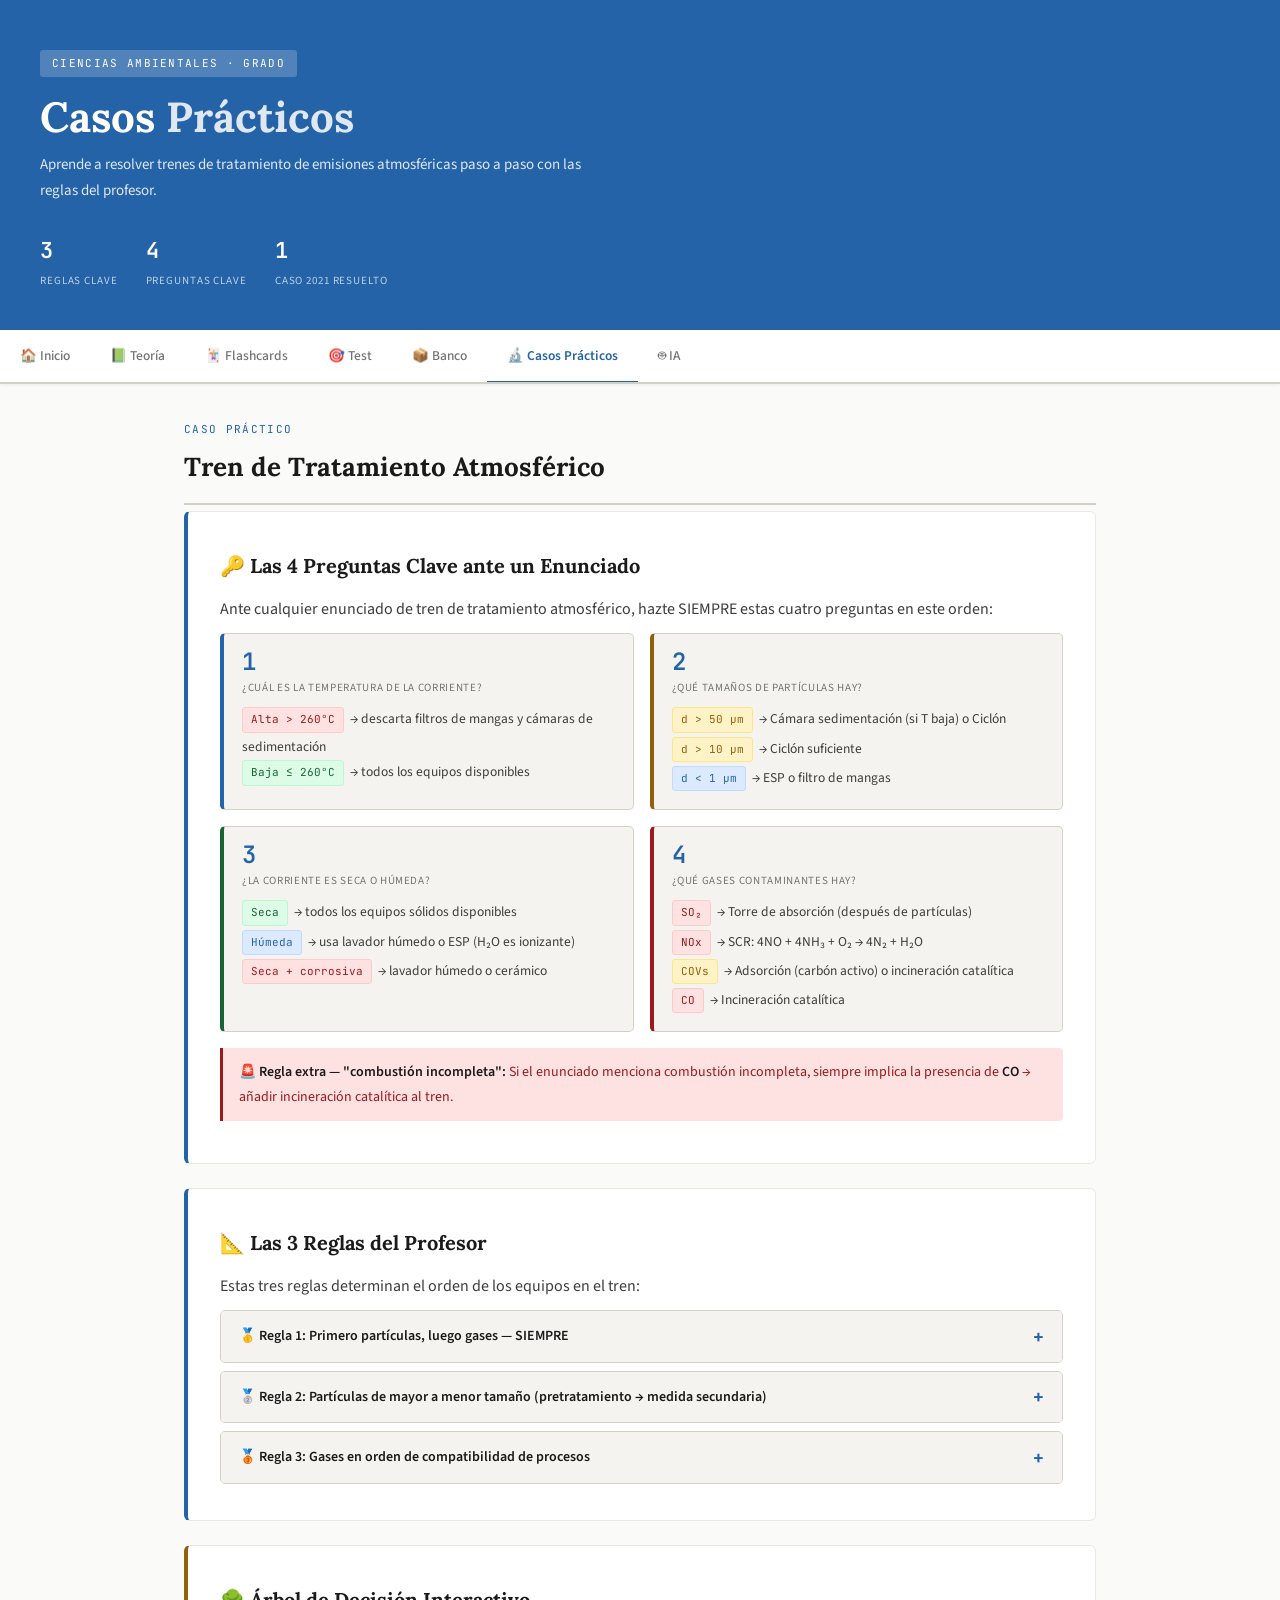
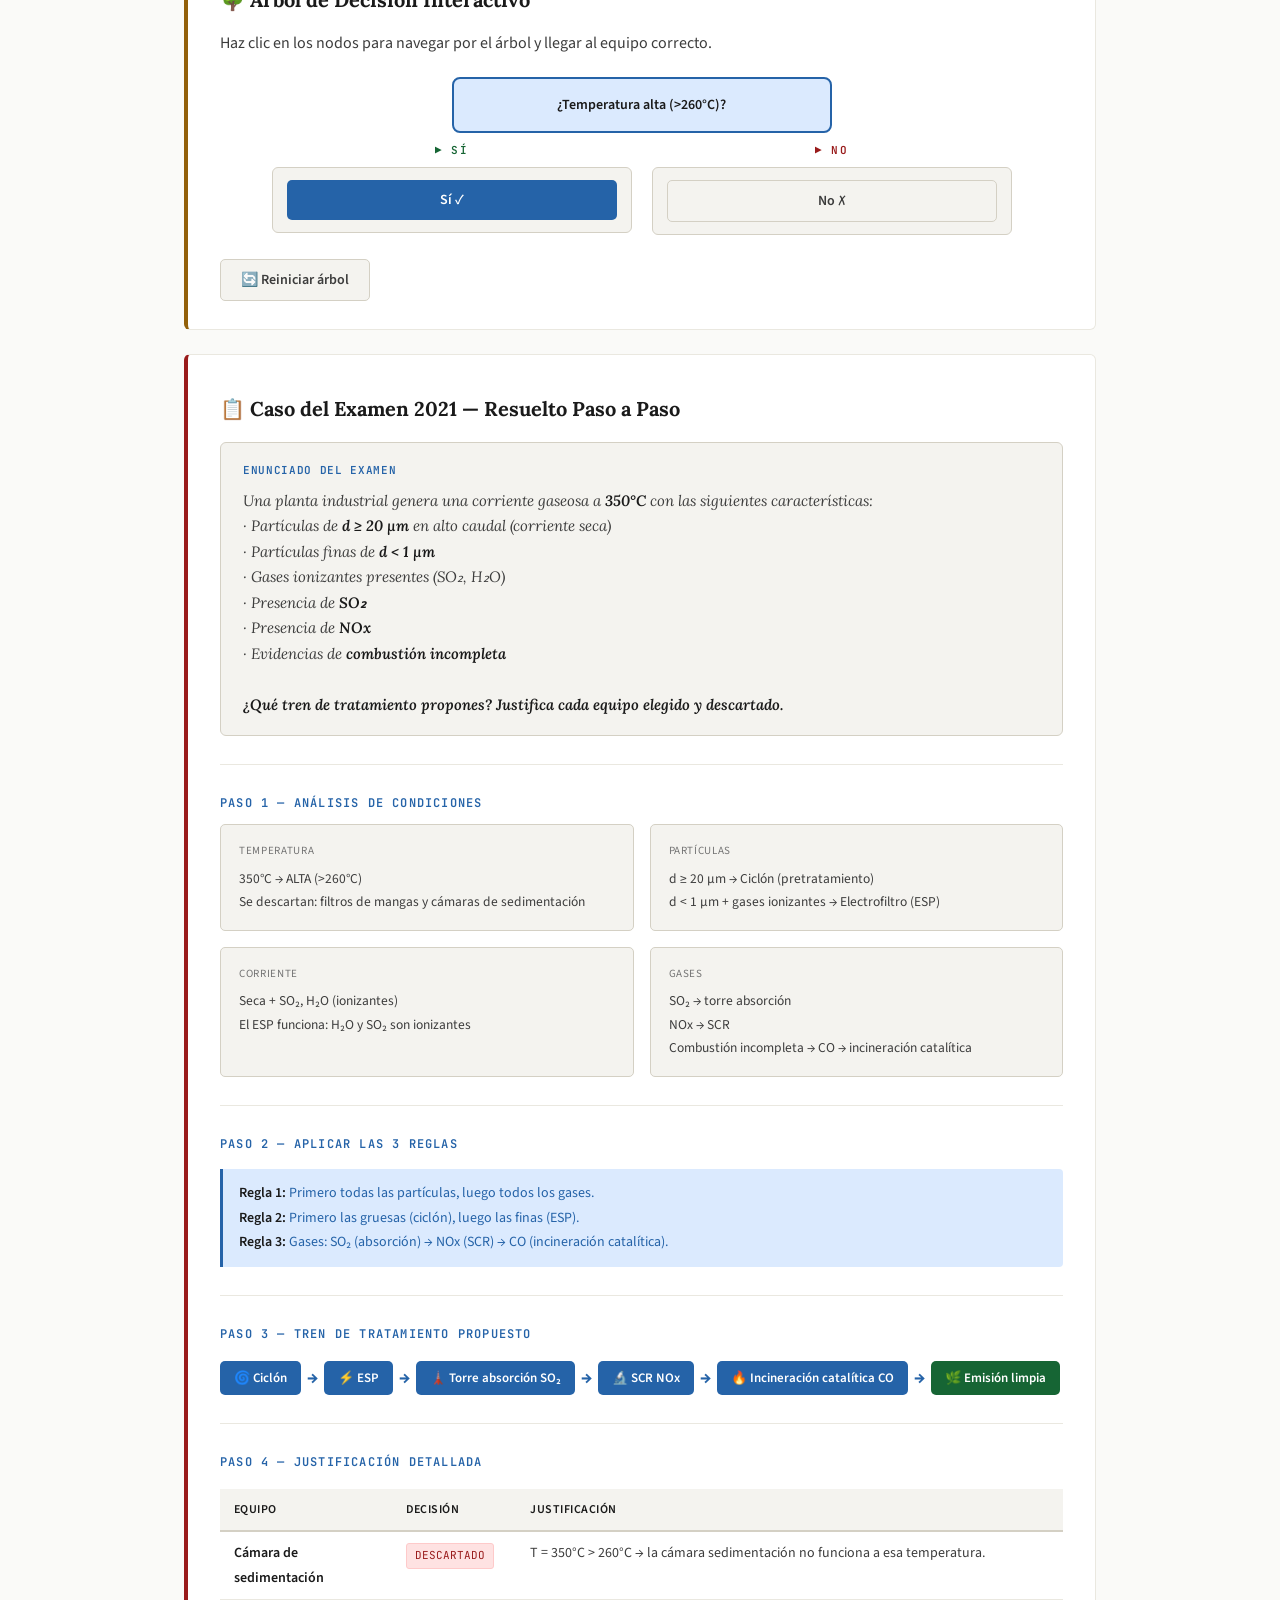
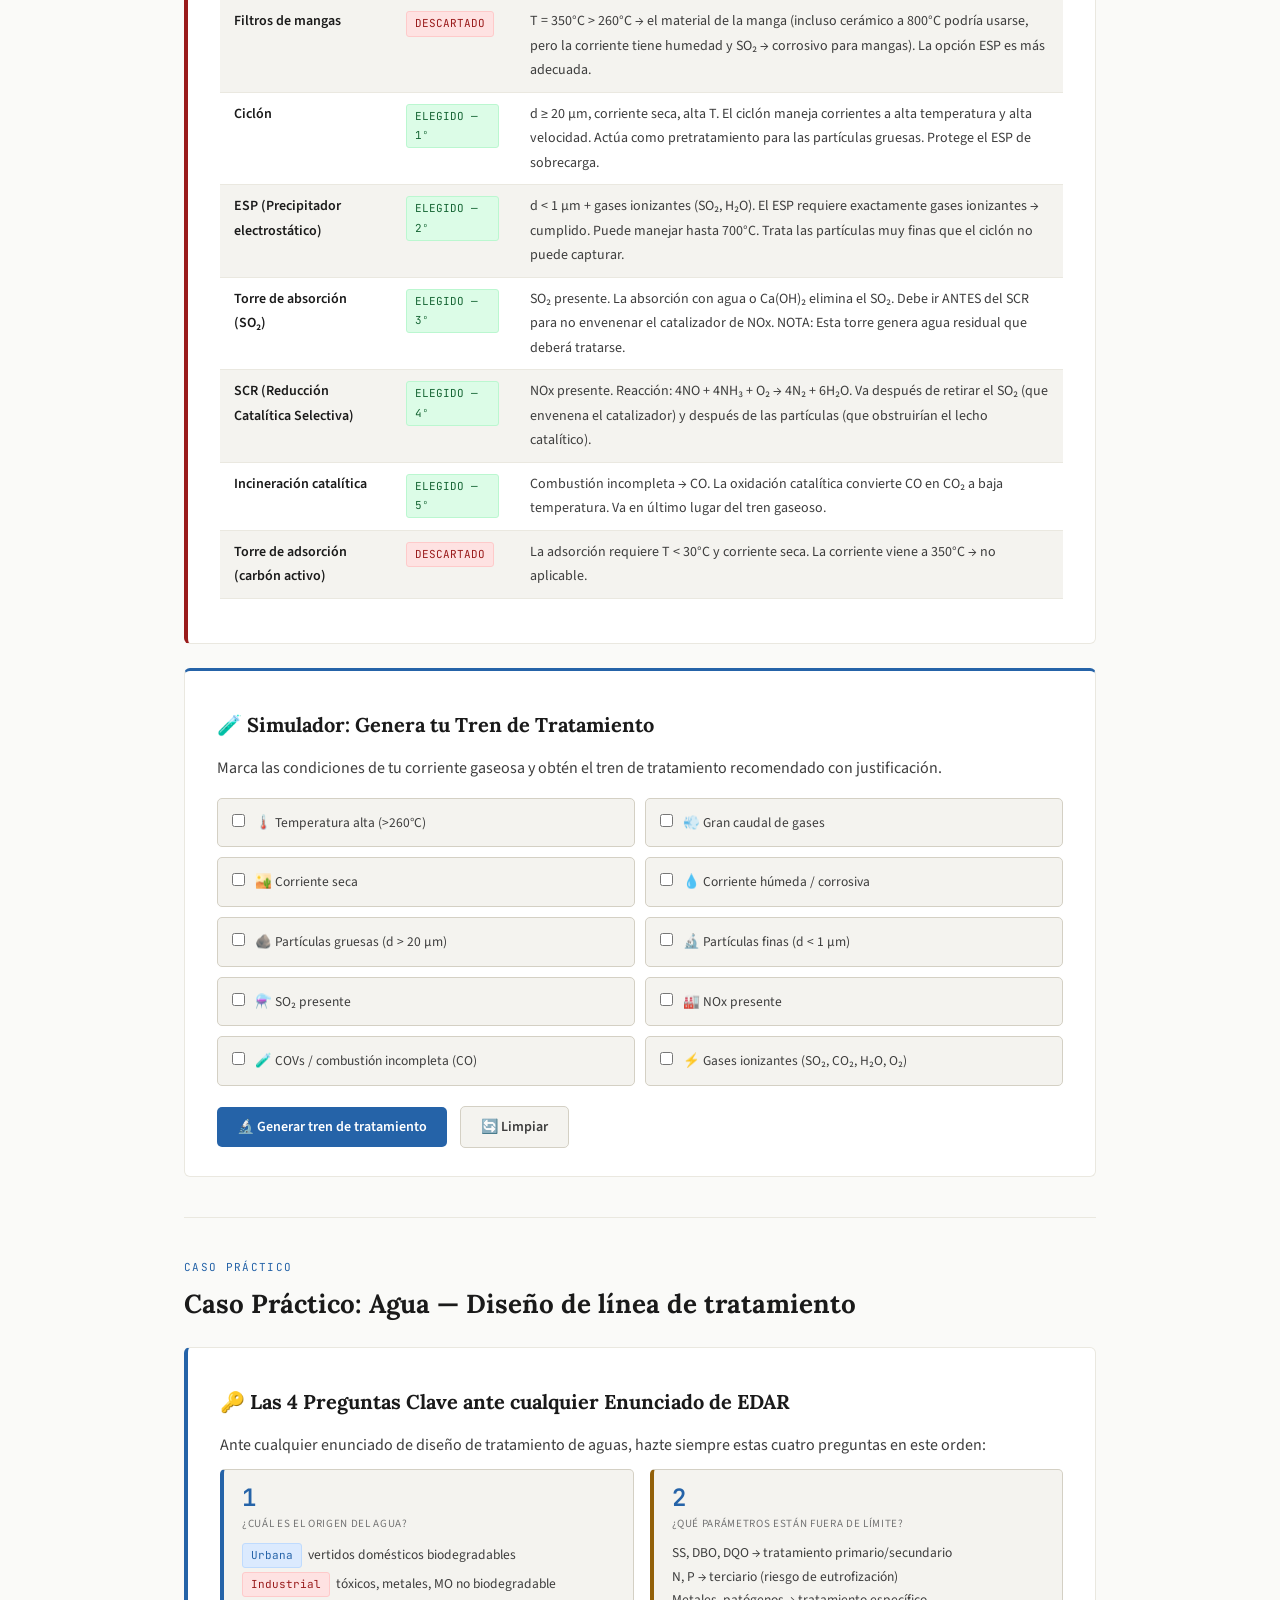
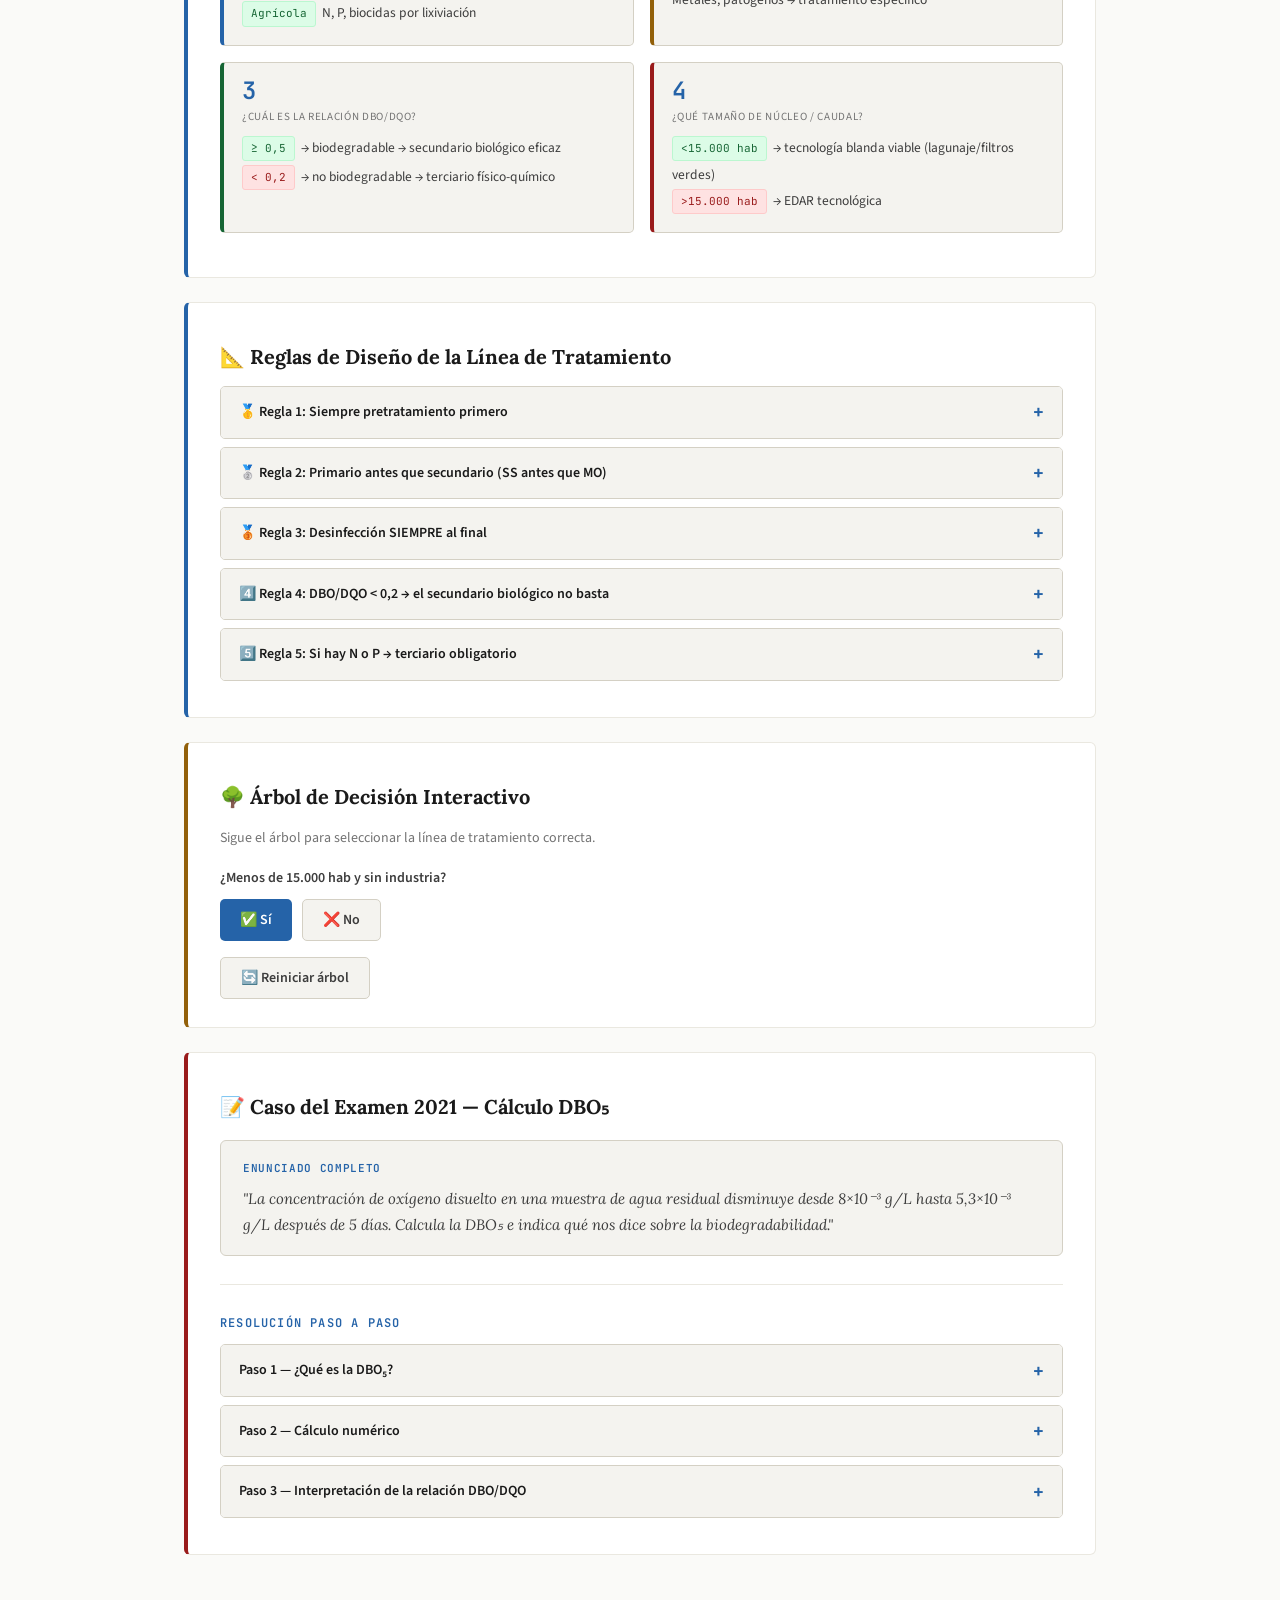
<file: casos-practicos.html>
<!DOCTYPE html>
<html lang="es">
<head>
<meta charset="UTF-8">
<meta name="viewport" content="width=device-width, initial-scale=1.0">
<title>Casos Prácticos — Medio Ambiente</title>
<link rel="stylesheet" href="css/estilos.css">
</head>
<body>

<div class="scroll-progress" id="scroll-progress"></div>

<div class="hero">
  <div class="hero-badge">Ciencias Ambientales · Grado</div>
  <h1>Casos <span>Prácticos</span></h1>
  <p>Aprende a resolver trenes de tratamiento de emisiones atmosféricas paso a paso con las reglas del profesor.</p>
  <div class="hero-stats">
    <div class="hero-stat"><span class="num">3</span><span class="lbl">Reglas clave</span></div>
    <div class="hero-stat"><span class="num">4</span><span class="lbl">Preguntas clave</span></div>
    <div class="hero-stat"><span class="num">1</span><span class="lbl">Caso 2021 resuelto</span></div>
  </div>
</div>

<nav>
  <a href="index.html" class="nav-link">🏠 Inicio</a>
  <a href="teoria.html" class="nav-link">📗 Teoría</a>
  <a href="flashcards.html" class="nav-link">🃏 Flashcards</a>
  <a href="test.html" class="nav-link">🎯 Test</a>
  <a href="banco.html" class="nav-link">📦 Banco</a>
  <a href="casos-practicos.html" class="nav-link active">🔬 Casos Prácticos</a>
  <a href="ia.html" class="nav-link">🤖 IA</a>
</nav>

<main>

<!-- ============================================================
     SECCIÓN 1: CASO PRÁCTICO AIRE
     ============================================================ -->
<p class="section-subtitle">Caso Práctico</p>
<h1 class="section-title">Tren de Tratamiento Atmosférico</h1>

<!-- ── 1. LAS 4 PREGUNTAS CLAVE ─────────────────────────────── -->
<div class="card card-accent">
  <h2>🔑 Las 4 Preguntas Clave ante un Enunciado</h2>
  <p>Ante cualquier enunciado de tren de tratamiento atmosférico, hazte SIEMPRE estas cuatro preguntas en este orden:</p>

  <div class="grid-2">
    <div class="mini-card" style="border-left: 4px solid var(--accent);">
      <div class="num">1</div>
      <div class="label">¿Cuál es la temperatura de la corriente?</div>
      <div class="desc" style="margin-top:8px">
        <span class="tag tag-red">Alta &gt; 260°C</span> → descarta filtros de mangas y cámaras de sedimentación<br>
        <span class="tag tag-green">Baja ≤ 260°C</span> → todos los equipos disponibles
      </div>
    </div>
    <div class="mini-card" style="border-left: 4px solid var(--gold);">
      <div class="num">2</div>
      <div class="label">¿Qué tamaños de partículas hay?</div>
      <div class="desc" style="margin-top:8px">
        <span class="tag tag-gold">d &gt; 50 μm</span> → Cámara sedimentación (si T baja) o Ciclón<br>
        <span class="tag tag-gold">d &gt; 10 μm</span> → Ciclón suficiente<br>
        <span class="tag tag-blue">d &lt; 1 μm</span> → ESP o filtro de mangas
      </div>
    </div>
    <div class="mini-card" style="border-left: 4px solid var(--green);">
      <div class="num">3</div>
      <div class="label">¿La corriente es seca o húmeda?</div>
      <div class="desc" style="margin-top:8px">
        <span class="tag tag-green">Seca</span> → todos los equipos sólidos disponibles<br>
        <span class="tag tag-blue">Húmeda</span> → usa lavador húmedo o ESP (H₂O es ionizante)<br>
        <span class="tag tag-red">Seca + corrosiva</span> → lavador húmedo o cerámico
      </div>
    </div>
    <div class="mini-card" style="border-left: 4px solid var(--red);">
      <div class="num">4</div>
      <div class="label">¿Qué gases contaminantes hay?</div>
      <div class="desc" style="margin-top:8px">
        <span class="tag tag-red">SO₂</span> → Torre de absorción (después de partículas)<br>
        <span class="tag tag-red">NOx</span> → SCR: 4NO + 4NH₃ + O₂ → 4N₂ + H₂O<br>
        <span class="tag tag-gold">COVs</span> → Adsorción (carbón activo) o incineración catalítica<br>
        <span class="tag tag-red">CO</span> → Incineración catalítica
      </div>
    </div>
  </div>

  <div class="highlight-red">
    <strong>🚨 Regla extra — "combustión incompleta":</strong> Si el enunciado menciona combustión incompleta, siempre implica la presencia de <strong>CO</strong> → añadir incineración catalítica al tren.
  </div>
</div>

<!-- ── 2. LAS 3 REGLAS DEL PROFESOR ──────────────────────────── -->
<div class="card card-blue">
  <h2>📐 Las 3 Reglas del Profesor</h2>
  <p>Estas tres reglas determinan el orden de los equipos en el tren:</p>

  <div class="accordion">
    <div class="accordion-header" onclick="toggleAcc(this)">
      <span>🥇 Regla 1: Primero partículas, luego gases — SIEMPRE</span>
      <span class="accordion-icon">+</span>
    </div>
    <div class="accordion-body">
      <div class="accordion-body-inner">
        <p>Nunca se puede tratar un gas con presencia de partículas porque las partículas <strong>obstruyen/destruyen</strong> los equipos de control de gases (rellenos de torres, carbón activo, catalizadores SCR).</p>
        <div class="flow">
          <div class="flow-step">✅ Equipos de PM</div>
          <div class="flow-arrow">→</div>
          <div class="flow-step">✅ Equipos de gases</div>
        </div>
        <div class="flow">
          <div class="flow-step" style="color:var(--red)">❌ NUNCA</div>
          <div class="flow-arrow">→</div>
          <div class="flow-step" style="color:var(--red)">Gases primero</div>
        </div>
        <div class="highlight-red"><strong>Excepción:</strong> El ESP (precipitador electrostático) puede tratar partículas en presencia de SO₂ (gases ionizantes), pero sigue siendo un equipo de PM → sigue antes de gases.</div>
      </div>
    </div>
  </div>

  <div class="accordion">
    <div class="accordion-header" onclick="toggleAcc(this)">
      <span>🥈 Regla 2: Partículas de mayor a menor tamaño (pretratamiento → medida secundaria)</span>
      <span class="accordion-icon">+</span>
    </div>
    <div class="accordion-body">
      <div class="accordion-body-inner">
        <p>Si hay distintos tamaños de partículas, se eliminan primero las más grandes (más baratas de eliminar) y después las pequeñas. Esto protege los equipos finos de las partículas gruesas.</p>
        <div class="flow">
          <div class="flow-step">Cámara sedimentación<br><small>d ≥ 50 μm</small></div>
          <div class="flow-arrow">→</div>
          <div class="flow-step">Ciclón/Multiciclón<br><small>d ≥ 10 μm / ≥ 5 μm</small></div>
          <div class="flow-arrow">→</div>
          <div class="flow-step">Filtro mangas / ESP<br><small>d ≥ 0,1 μm</small></div>
        </div>
        <div class="highlight-gold">Si hay PM gruesas Y finas y la corriente tiene gases ionizantes → el ESP puede hacer el trabajo de las finas sin necesitar filtro de mangas.</div>
      </div>
    </div>
  </div>

  <div class="accordion">
    <div class="accordion-header" onclick="toggleAcc(this)">
      <span>🥉 Regla 3: Gases en orden de compatibilidad de procesos</span>
      <span class="accordion-icon">+</span>
    </div>
    <div class="accordion-body">
      <div class="accordion-body-inner">
        <p>El orden de los equipos de gas depende de la compatibilidad: algunos procesos generan subproductos que interfieren con el siguiente equipo.</p>
        <table>
          <thead>
            <tr><th>Gas</th><th>Equipo</th><th>Por qué en ese orden</th></tr>
          </thead>
          <tbody>
            <tr><td><span class="tag tag-red">SO₂</span></td><td>Torre de absorción (agua o Ca(OH)₂)</td><td>Va antes de SCR porque el SO₂ envenena los catalizadores de SCR</td></tr>
            <tr><td><span class="tag tag-red">NOx</span></td><td>SCR (Reducción Catalítica Selectiva)</td><td>Va después de SO₂ para no contaminar el catalizador</td></tr>
            <tr><td><span class="tag tag-gold">COVs</span></td><td>Adsorción con carbón activo</td><td>Va en último lugar: T baja y corriente seca requerida</td></tr>
            <tr><td><span class="tag tag-red">CO</span></td><td>Incineración catalítica (oxidación)</td><td>Puede ir antes o después según la T del proceso</td></tr>
          </tbody>
        </table>
        <span class="formula">SCR: 4NO + 4NH₃ + O₂ → 4N₂ + 6H₂O (reacción clave del examen)</span>
      </div>
    </div>
  </div>
</div>

<!-- ── 3. ÁRBOL DE DECISIÓN INTERACTIVO ──────────────────────── -->
<div class="card card-gold">
  <h2>🌳 Árbol de Decisión Interactivo</h2>
  <p style="margin-bottom:20px">Haz clic en los nodos para navegar por el árbol y llegar al equipo correcto.</p>

  <div id="tree-container"></div>

  <button class="btn btn-secondary" onclick="resetTree()" style="margin-top:16px">🔄 Reiniciar árbol</button>
</div>

<!-- ── 4. CASO EXAMEN 2021 RESUELTO ──────────────────────────── -->
<div class="card card-red">
  <h2>📋 Caso del Examen 2021 — Resuelto Paso a Paso</h2>

  <div class="def-box">
    <div class="def-term">Enunciado del Examen</div>
    <div class="def-text">
      Una planta industrial genera una corriente gaseosa a <strong>350°C</strong> con las siguientes características:<br>
      · Partículas de <strong>d ≥ 20 μm</strong> en alto caudal (corriente seca)<br>
      · Partículas finas de <strong>d &lt; 1 μm</strong><br>
      · Gases ionizantes presentes (SO₂, H₂O)<br>
      · Presencia de <strong>SO₂</strong><br>
      · Presencia de <strong>NOx</strong><br>
      · Evidencias de <strong>combustión incompleta</strong><br><br>
      <strong>¿Qué tren de tratamiento propones? Justifica cada equipo elegido y descartado.</strong>
    </div>
  </div>

  <div class="sep"></div>
  <h3>Paso 1 — Análisis de condiciones</h3>
  <div class="grid-2">
    <div class="mini-card">
      <div class="label">Temperatura</div>
      <div class="desc">350°C → ALTA (&gt;260°C)<br>Se descartan: filtros de mangas y cámaras de sedimentación</div>
    </div>
    <div class="mini-card">
      <div class="label">Partículas</div>
      <div class="desc">d ≥ 20 μm → Ciclón (pretratamiento)<br>d &lt; 1 μm + gases ionizantes → Electrofiltro (ESP)</div>
    </div>
    <div class="mini-card">
      <div class="label">Corriente</div>
      <div class="desc">Seca + SO₂, H₂O (ionizantes)<br>El ESP funciona: H₂O y SO₂ son ionizantes</div>
    </div>
    <div class="mini-card">
      <div class="label">Gases</div>
      <div class="desc">SO₂ → torre absorción<br>NOx → SCR<br>Combustión incompleta → CO → incineración catalítica</div>
    </div>
  </div>

  <div class="sep"></div>
  <h3>Paso 2 — Aplicar las 3 reglas</h3>
  <div class="highlight-blue">
    <strong>Regla 1:</strong> Primero todas las partículas, luego todos los gases.<br>
    <strong>Regla 2:</strong> Primero las gruesas (ciclón), luego las finas (ESP).<br>
    <strong>Regla 3:</strong> Gases: SO₂ (absorción) → NOx (SCR) → CO (incineración catalítica).
  </div>

  <div class="sep"></div>
  <h3>Paso 3 — Tren de tratamiento propuesto</h3>
  <div class="sim-flow" style="flex-wrap:wrap;gap:6px;margin:16px 0;">
    <div class="sim-equip">🌀 Ciclón</div>
    <div class="sim-arrow">→</div>
    <div class="sim-equip">⚡ ESP</div>
    <div class="sim-arrow">→</div>
    <div class="sim-equip">🗼 Torre absorción SO₂</div>
    <div class="sim-arrow">→</div>
    <div class="sim-equip">🔬 SCR NOx</div>
    <div class="sim-arrow">→</div>
    <div class="sim-equip">🔥 Incineración catalítica CO</div>
    <div class="sim-arrow">→</div>
    <div class="sim-equip" style="background:var(--green)">🌿 Emisión limpia</div>
  </div>

  <div class="sep"></div>
  <h3>Paso 4 — Justificación detallada</h3>
  <table>
    <thead>
      <tr><th>Equipo</th><th>Decisión</th><th>Justificación</th></tr>
    </thead>
    <tbody>
      <tr><td><strong>Cámara de sedimentación</strong></td><td><span class="tag tag-red">DESCARTADO</span></td><td>T = 350°C &gt; 260°C → la cámara sedimentación no funciona a esa temperatura.</td></tr>
      <tr><td><strong>Filtros de mangas</strong></td><td><span class="tag tag-red">DESCARTADO</span></td><td>T = 350°C &gt; 260°C → el material de la manga (incluso cerámico a 800°C podría usarse, pero la corriente tiene humedad y SO₂ → corrosivo para mangas). La opción ESP es más adecuada.</td></tr>
      <tr><td><strong>Ciclón</strong></td><td><span class="tag tag-green">ELEGIDO — 1º</span></td><td>d ≥ 20 μm, corriente seca, alta T. El ciclón maneja corrientes a alta temperatura y alta velocidad. Actúa como pretratamiento para las partículas gruesas. Protege el ESP de sobrecarga.</td></tr>
      <tr><td><strong>ESP (Precipitador electrostático)</strong></td><td><span class="tag tag-green">ELEGIDO — 2º</span></td><td>d &lt; 1 μm + gases ionizantes (SO₂, H₂O). El ESP requiere exactamente gases ionizantes → cumplido. Puede manejar hasta 700°C. Trata las partículas muy finas que el ciclón no puede capturar.</td></tr>
      <tr><td><strong>Torre de absorción (SO₂)</strong></td><td><span class="tag tag-green">ELEGIDO — 3º</span></td><td>SO₂ presente. La absorción con agua o Ca(OH)₂ elimina el SO₂. Debe ir ANTES del SCR para no envenenar el catalizador de NOx. NOTA: Esta torre genera agua residual que deberá tratarse.</td></tr>
      <tr><td><strong>SCR (Reducción Catalítica Selectiva)</strong></td><td><span class="tag tag-green">ELEGIDO — 4º</span></td><td>NOx presente. Reacción: 4NO + 4NH₃ + O₂ → 4N₂ + 6H₂O. Va después de retirar el SO₂ (que envenena el catalizador) y después de las partículas (que obstruirían el lecho catalítico).</td></tr>
      <tr><td><strong>Incineración catalítica</strong></td><td><span class="tag tag-green">ELEGIDO — 5º</span></td><td>Combustión incompleta → CO. La oxidación catalítica convierte CO en CO₂ a baja temperatura. Va en último lugar del tren gaseoso.</td></tr>
      <tr><td><strong>Torre de adsorción (carbón activo)</strong></td><td><span class="tag tag-red">DESCARTADO</span></td><td>La adsorción requiere T &lt; 30°C y corriente seca. La corriente viene a 350°C → no aplicable.</td></tr>
    </tbody>
  </table>
</div>

<!-- ── 5. SIMULADOR INTERACTIVO ───────────────────────────────── -->
<div class="card" style="border-top: 3px solid var(--accent);">
  <h2>🧪 Simulador: Genera tu Tren de Tratamiento</h2>
  <p>Marca las condiciones de tu corriente gaseosa y obtén el tren de tratamiento recomendado con justificación.</p>

  <div class="simulator-grid">
    <label class="sim-check">
      <input type="checkbox" id="sim-alta-t">
      <span>🌡️ Temperatura alta (&gt;260°C)</span>
    </label>
    <label class="sim-check">
      <input type="checkbox" id="sim-gran-caudal">
      <span>💨 Gran caudal de gases</span>
    </label>
    <label class="sim-check">
      <input type="checkbox" id="sim-seca">
      <span>🏜️ Corriente seca</span>
    </label>
    <label class="sim-check">
      <input type="checkbox" id="sim-humeda">
      <span>💧 Corriente húmeda / corrosiva</span>
    </label>
    <label class="sim-check">
      <input type="checkbox" id="sim-pm-gruesa">
      <span>🪨 Partículas gruesas (d &gt; 20 μm)</span>
    </label>
    <label class="sim-check">
      <input type="checkbox" id="sim-pm-fina">
      <span>🔬 Partículas finas (d &lt; 1 μm)</span>
    </label>
    <label class="sim-check">
      <input type="checkbox" id="sim-so2">
      <span>⚗️ SO₂ presente</span>
    </label>
    <label class="sim-check">
      <input type="checkbox" id="sim-nox">
      <span>🏭 NOx presente</span>
    </label>
    <label class="sim-check">
      <input type="checkbox" id="sim-covs">
      <span>🧪 COVs / combustión incompleta (CO)</span>
    </label>
    <label class="sim-check">
      <input type="checkbox" id="sim-ionizantes">
      <span>⚡ Gases ionizantes (SO₂, CO₂, H₂O, O₂)</span>
    </label>
  </div>

  <div style="margin-top:20px;">
    <button class="btn" onclick="runSimulator()">🔬 Generar tren de tratamiento</button>
    <button class="btn btn-secondary" onclick="resetSimulator()" style="margin-left:10px">🔄 Limpiar</button>
  </div>

  <div class="sim-result" id="sim-result"></div>
</div>

<!-- ============================================================
     SECCIÓN 2: CASO PRÁCTICO AGUA — EDAR
     ============================================================ -->
<div class="sep" style="margin:40px 0"></div>

<p class="section-subtitle">Caso Práctico</p>
<h1 class="section-title" style="border:none;padding:0;margin-bottom:20px">Caso Práctico: Agua — Diseño de línea de tratamiento</h1>

<!-- ── LAS 4 PREGUNTAS CLAVE ─────────────────────────────────── -->
<div class="card card-accent">
  <h2>🔑 Las 4 Preguntas Clave ante cualquier Enunciado de EDAR</h2>
  <p>Ante cualquier enunciado de diseño de tratamiento de aguas, hazte siempre estas cuatro preguntas en este orden:</p>

  <div class="grid-2">
    <div class="mini-card" style="border-left:4px solid var(--accent)">
      <div class="num">1</div>
      <div class="label">¿Cuál es el origen del agua?</div>
      <div class="desc" style="margin-top:8px">
        <span class="tag tag-blue">Urbana</span> vertidos domésticos biodegradables<br>
        <span class="tag tag-red">Industrial</span> tóxicos, metales, MO no biodegradable<br>
        <span class="tag tag-green">Agrícola</span> N, P, biocidas por lixiviación
      </div>
    </div>
    <div class="mini-card" style="border-left:4px solid var(--gold)">
      <div class="num">2</div>
      <div class="label">¿Qué parámetros están fuera de límite?</div>
      <div class="desc" style="margin-top:8px">
        SS, DBO, DQO → tratamiento primario/secundario<br>
        N, P → terciario (riesgo de eutrofización)<br>
        Metales, patógenos → tratamiento específico
      </div>
    </div>
    <div class="mini-card" style="border-left:4px solid var(--green)">
      <div class="num">3</div>
      <div class="label">¿Cuál es la relación DBO/DQO?</div>
      <div class="desc" style="margin-top:8px">
        <span class="tag tag-green">≥ 0,5</span> → biodegradable → secundario biológico eficaz<br>
        <span class="tag tag-red">&lt; 0,2</span> → no biodegradable → terciario físico-químico
      </div>
    </div>
    <div class="mini-card" style="border-left:4px solid var(--red)">
      <div class="num">4</div>
      <div class="label">¿Qué tamaño de núcleo / caudal?</div>
      <div class="desc" style="margin-top:8px">
        <span class="tag tag-green">&lt;15.000 hab</span> → tecnología blanda viable (lagunaje/filtros verdes)<br>
        <span class="tag tag-red">&gt;15.000 hab</span> → EDAR tecnológica
      </div>
    </div>
  </div>
</div>

<!-- ── REGLAS DE DISEÑO ──────────────────────────────────────── -->
<div class="card card-blue">
  <h2>📐 Reglas de Diseño de la Línea de Tratamiento</h2>

  <div class="accordion">
    <div class="accordion-header" onclick="toggleAcc(this)">
      <span>🥇 Regla 1: Siempre pretratamiento primero</span>
      <span class="accordion-icon">+</span>
    </div>
    <div class="accordion-body"><div class="accordion-body-inner">
      El pretratamiento (rejas, tamices, desarenadores, desengrasadores) es siempre el primer paso. Elimina sólidos gruesos que obstruirían los equipos siguientes.
    </div></div>
  </div>

  <div class="accordion">
    <div class="accordion-header" onclick="toggleAcc(this)">
      <span>🥈 Regla 2: Primario antes que secundario (SS antes que MO)</span>
      <span class="accordion-icon">+</span>
    </div>
    <div class="accordion-body"><div class="accordion-body-inner">
      El tratamiento primario (sedimentación de SS) siempre precede al secundario biológico. Reducir los SS facilita el trabajo de los microorganismos.
    </div></div>
  </div>

  <div class="accordion">
    <div class="accordion-header" onclick="toggleAcc(this)">
      <span>🥉 Regla 3: Desinfección SIEMPRE al final</span>
      <span class="accordion-icon">+</span>
    </div>
    <div class="accordion-body"><div class="accordion-body-inner">
      La desinfección (cloración, ozonización o UV) es obligatoria por ley antes del vertido, independientemente de cuántas etapas haya. El agua resultante es apta para riego, NUNCA para consumo humano directo.
    </div></div>
  </div>

  <div class="accordion">
    <div class="accordion-header" onclick="toggleAcc(this)">
      <span>4️⃣ Regla 4: DBO/DQO &lt; 0,2 → el secundario biológico no basta</span>
      <span class="accordion-icon">+</span>
    </div>
    <div class="accordion-body"><div class="accordion-body-inner">
      Si la relación DBO/DQO es menor que 0,2, predomina la MO no biodegradable. El tratamiento secundario biológico no puede eliminarla → necesitas terciario físico-químico (carbón activo, ósmosis inversa).
    </div></div>
  </div>

  <div class="accordion">
    <div class="accordion-header" onclick="toggleAcc(this)">
      <span>5️⃣ Regla 5: Si hay N o P → terciario obligatorio</span>
      <span class="accordion-icon">+</span>
    </div>
    <div class="accordion-body"><div class="accordion-body-inner">
      La presencia de nitrógeno o fósforo en el efluente implica riesgo de eutrofización en el río receptor. El terciario (nitrificación para N, precipitación con cal para P) es obligatorio.
    </div></div>
  </div>
</div>

<!-- ── ÁRBOL DE DECISIÓN ─────────────────────────────────────── -->
<div class="card card-gold">
  <h2>🌳 Árbol de Decisión Interactivo</h2>
  <p style="color:var(--text3);font-size:14px;margin-bottom:16px">Sigue el árbol para seleccionar la línea de tratamiento correcta.</p>

  <div id="edar-tree" style="font-size:14px;line-height:1.8"></div>
  <div style="margin-top:16px">
    <button class="btn btn-secondary" onclick="resetEdarTree()">🔄 Reiniciar árbol</button>
  </div>
</div>

<!-- ── CASO EXAMEN 2021 (DBO₅) ───────────────────────────────── -->
<div class="card card-red">
  <h2>📝 Caso del Examen 2021 — Cálculo DBO₅</h2>

  <div class="def-box">
    <div class="def-term">Enunciado completo</div>
    <div class="def-text">"La concentración de oxígeno disuelto en una muestra de agua residual disminuye desde 8×10⁻³ g/L hasta 5,3×10⁻³ g/L después de 5 días. Calcula la DBO₅ e indica qué nos dice sobre la biodegradabilidad."</div>
  </div>

  <div class="sep"></div>
  <h3>Resolución paso a paso</h3>

  <div class="accordion">
    <div class="accordion-header" onclick="toggleAcc(this)">
      <span>Paso 1 — ¿Qué es la DBO₅?</span>
      <span class="accordion-icon">+</span>
    </div>
    <div class="accordion-body"><div class="accordion-body-inner">
      DBO₅ = Demanda Bioquímica de Oxígeno en 5 días.<br>
      Es la cantidad de O₂ (mg/L) que consumen las bacterias aerobias para oxidar la materia orgánica biodegradable en 5 días.<br><br>
      <strong>¿Por qué 5 días?</strong> Compromiso entre representatividad y practicidad. A los 5 días se ha degradado la mayor parte de la MO lábil (fácilmente degradable).
    </div></div>
  </div>

  <div class="accordion">
    <div class="accordion-header" onclick="toggleAcc(this)">
      <span>Paso 2 — Cálculo numérico</span>
      <span class="accordion-icon">+</span>
    </div>
    <div class="accordion-body"><div class="accordion-body-inner">
      <strong>DBO₅ = [O₂]<sub>inicial</sub> − [O₂]<sub>final</sub></strong><br><br>
      DBO₅ = 8×10⁻³ g/L − 5,3×10⁻³ g/L<br>
      DBO₅ = 2,7×10⁻³ g/L<br>
      DBO₅ = <strong>2,7 mg/L</strong>
    </div></div>
  </div>

  <div class="accordion">
    <div class="accordion-header" onclick="toggleAcc(this)">
      <span>Paso 3 — Interpretación de la relación DBO/DQO</span>
      <span class="accordion-icon">+</span>
    </div>
    <div class="accordion-body"><div class="accordion-body-inner">
      <strong>Si DQO = DBO₅:</strong> toda la MO es biodegradable, no hay compuestos refractarios.<br>
      <strong>Si DQO &gt; DBO₅:</strong> hay MO no biodegradable (diferencia = MO refractaria).<br>
      <strong>Si DQO &lt; DBO₅:</strong> <span style="color:var(--red)">imposible</span> — DQO siempre debe ser ≥ DBO₅ (oxida todo, incluyendo lo biodegradable).<br><br>
      <div class="highlight-gold">
        Si DBO₅ = 2,7 mg/L y DQO = 2,7 mg/L → DBO/DQO = 1,0 → 100% biodegradable → tratamiento secundario biológico suficiente.
      </div>
    </div></div>
  </div>
</div>

</main>

<button class="back-to-top" id="back-to-top" onclick="window.scrollTo({top:0,behavior:'smooth'})" title="Volver arriba">↑</button>

<script>
// ── Accordion ─────────────────────────────────────────────────
function toggleAcc(header) {
  header.parentElement.classList.toggle('open');
}

// ── Decision Tree ─────────────────────────────────────────────
const treeData = {
  id: 'root',
  q: '¿Temperatura alta (&gt;260°C)?',
  si: {
    id: 'si-t',
    info: '<span class="tag tag-red">Descartados: Filtros de mangas · Cámaras de sedimentación</span>',
    q: '¿Partículas gruesas (d &gt; 20 μm)?',
    si: {
      id: 'si-t-pm-g',
      equip: '🌀 Ciclón (pretratamiento)',
      q: '¿Gases ionizantes presentes (SO₂, H₂O, CO₂, O₂)?',
      si: {
        id: 'si-t-pm-g-ion',
        equip: '⚡ Precipitador electrostático (ESP)',
        q: '¿SO₂ presente?',
        si: {
          id: 'si-t-pm-g-ion-so2',
          equip: '🗼 Torre de absorción (elimina SO₂)',
          q: '¿NOx presente?',
          si: { id: 'final-scr', equip: '🔬 SCR (4NO+4NH₃+O₂→4N₂+6H₂O)', final: true, msg: '✅ Tren completo: Ciclón → ESP → Absorción SO₂ → SCR NOx' },
          no: { id: 'final-no-nox', final: true, msg: '✅ Tren: Ciclón → ESP → Torre absorción SO₂' }
        },
        no: {
          id: 'si-t-pm-g-ion-noso2',
          q: '¿NOx presente?',
          si: { id: 'final-nox-only', equip: '🔬 SCR NOx', final: true, msg: '✅ Tren: Ciclón → ESP → SCR NOx' },
          no: { id: 'final-basic', final: true, msg: '✅ Tren básico: Ciclón → ESP (no hay gases que controlar)' }
        }
      },
      no: {
        id: 'si-t-pm-g-noion',
        info: '<span class="tag tag-red">Sin ionizantes: no se puede usar ESP</span>',
        final: true,
        msg: '⚠️ Solo Ciclón disponible para PM. Para gases: depende del tipo. Sin ionizantes no se puede usar ESP.'
      }
    },
    no: {
      id: 'si-t-nopm-g',
      q: '¿Partículas finas (d &lt; 1 μm) con gases ionizantes?',
      si: {
        id: 'si-t-nopm-g-ion',
        equip: '⚡ Precipitador electrostático (ESP)',
        final: true,
        msg: '✅ Solo ESP para PM finas. Añade equipos de gases según contaminantes presentes.'
      },
      no: {
        id: 'si-t-nopm-g-noion',
        final: true,
        msg: '⚠️ Sin gases ionizantes y T alta: ningún equipo de PM es adecuado excepto ciclón si d≥10μm. Revisa condiciones.'
      }
    }
  },
  no: {
    id: 'no-t',
    info: '<span class="tag tag-green">T baja: todos los equipos disponibles</span>',
    q: '¿Partículas grandes (d &gt; 50 μm)?',
    si: {
      id: 'no-t-pm-xl',
      equip: '🏠 Cámara de sedimentación (pretratamiento)',
      q: '¿También partículas medianas (10–50 μm)?',
      si: {
        id: 'no-t-pm-xl-m',
        equip: '🌀 Ciclón',
        q: '¿Corriente seca?',
        si: {
          id: 'no-t-pm-xl-m-dry',
          equip: '🧦 Filtro de mangas (PM finas, 99% eficiencia)',
          final: true,
          msg: '✅ Tren T-baja: Cámara sedimentación → Ciclón → Filtro mangas'
        },
        no: { id: 'no-t-pm-xl-m-wet', equip: '💦 Lavador húmedo (corriente húmeda/corrosiva)', final: true, msg: '✅ Tren T-baja húmeda: Cámara sedimentación → Ciclón → Lavador húmedo' }
      },
      no: {
        id: 'no-t-pm-xl-only',
        q: '¿Corriente seca?',
        si: { id: 'no-t-pm-xl-dry', equip: '🧦 Filtro de mangas', final: true, msg: '✅ Tren T-baja: Cámara sedimentación → Filtro mangas' },
        no: { id: 'no-t-pm-xl-wet', equip: '💦 Lavador húmedo', final: true, msg: '✅ Tren T-baja húmeda: Cámara sedimentación → Lavador húmedo' }
      }
    },
    no: {
      id: 'no-t-no-pm-xl',
      q: '¿Partículas medianas (d &gt; 10 μm)?',
      si: {
        id: 'no-t-pm-m',
        equip: '🌀 Ciclón (pretratamiento)',
        q: '¿Corriente seca?',
        si: { id: 'no-t-pm-m-dry', equip: '🧦 Filtro de mangas', final: true, msg: '✅ Tren T-baja: Ciclón → Filtro mangas' },
        no: { id: 'no-t-pm-m-wet', equip: '💦 Lavador húmedo', final: true, msg: '✅ Tren T-baja húmeda: Ciclón → Lavador húmedo' }
      },
      no: {
        id: 'no-t-only-fines',
        q: '¿Corriente seca?',
        si: { id: 'no-t-fines-dry', equip: '🧦 Filtro de mangas (PM muy finas)', final: true, msg: '✅ Solo filtro de mangas para PM finas en corriente seca y T baja.' },
        no: { id: 'no-t-fines-wet', equip: '💦 Lavador húmedo scrubber', final: true, msg: '✅ Lavador húmedo para PM finas en corriente húmeda.' }
      }
    }
  }
};

let treeStack = [];
let currentNode = treeData;

function renderTree() {
  const container = document.getElementById('tree-container');
  let html = '';

  if (treeStack.length > 0) {
    html += '<div style="margin-bottom:16px;display:flex;flex-wrap:wrap;gap:6px;align-items:center;">';
    html += '<span style="font-size:12px;color:var(--text3)">Camino:</span>';
    treeStack.forEach((step, i) => {
      html += `<span class="tag tag-blue">${step.label}</span>`;
      if (i < treeStack.length - 1) html += '<span style="color:var(--text3)">→</span>';
    });
    if (currentNode.equip) html += `<span class="tag tag-green">→ ${currentNode.equip}</span>`;
    html += '</div>';
  }

  if (currentNode.equip && !currentNode.final) {
    html += `<div class="highlight"><strong>Equipo añadido:</strong> ${currentNode.equip}</div>`;
  }

  if (currentNode.info) {
    html += `<div class="highlight-gold">${currentNode.info}</div>`;
  }

  if (currentNode.final) {
    html += `<div class="highlight" style="font-size:15px;padding:16px 20px;">${currentNode.msg || currentNode.equip}</div>`;
    html += `<button class="btn btn-secondary" onclick="resetTree()" style="margin-top:8px">🔄 Empezar de nuevo</button>`;
  } else {
    html += `<div class="dt-node dt-root">${currentNode.q}</div>`;
    html += '<div class="dt-branches">';
    html += `<div class="dt-branch">
      <div class="dt-label si">▶ SÍ</div>
      <div class="dt-result"><button class="btn" style="width:100%" onclick="treeBranch('si')">Sí ✓</button></div>
    </div>`;
    html += `<div class="dt-branch">
      <div class="dt-label no">▶ NO</div>
      <div class="dt-result"><button class="btn btn-secondary" style="width:100%" onclick="treeBranch('no')">No ✗</button></div>
    </div>`;
    html += '</div>';
  }

  container.innerHTML = html;
}

function treeBranch(branch) {
  const label = branch === 'si' ? `SÍ — ${currentNode.q.replace(/&gt;/g,'>').replace(/&lt;/g,'<').substring(0,40)}...` : `NO`;
  treeStack.push({ label });
  currentNode = currentNode[branch];
  renderTree();
}

function resetTree() {
  treeStack = [];
  currentNode = treeData;
  renderTree();
}

// ── Simulator ─────────────────────────────────────────────────
function runSimulator() {
  const altaT = document.getElementById('sim-alta-t').checked;
  const seca = document.getElementById('sim-seca').checked;
  const humeda = document.getElementById('sim-humeda').checked;
  const pmGruesa = document.getElementById('sim-pm-gruesa').checked;
  const pmFina = document.getElementById('sim-pm-fina').checked;
  const so2 = document.getElementById('sim-so2').checked;
  const nox = document.getElementById('sim-nox').checked;
  const covs = document.getElementById('sim-covs').checked;
  const ionizantes = document.getElementById('sim-ionizantes').checked || so2;

  const equipos = [];
  const justificaciones = [];
  const descartados = [];

  if (altaT) {
    descartados.push({ nombre: 'Filtros de mangas', razon: 'Temperatura &gt;260°C: el material sintético se quema.' });
    descartados.push({ nombre: 'Cámaras de sedimentación', razon: 'Temperatura &gt;260°C: no están diseñadas para alta T.' });
  }

  if (pmGruesa) {
    if (altaT) {
      equipos.push('🌀 Ciclón');
      justificaciones.push('Ciclón: PM gruesas (d&gt;20μm) + alta T. El ciclón maneja alta temperatura y alta velocidad.');
    } else {
      equipos.push('🏠 Cámara de sedimentación');
      justificaciones.push('Cámara sedimentación: PM&gt;50μm a baja T. Pretratamiento económico.');
      equipos.push('🌀 Ciclón');
      justificaciones.push('Ciclón: complementa la cámara para PM 10–50μm. Regla 2: de mayor a menor tamaño.');
    }
  } else if (!altaT) {
    if (!humeda) {
      equipos.push('🌀 Ciclón (si d&gt;10μm)');
    }
  }

  if (pmFina) {
    if (ionizantes) {
      equipos.push('⚡ Precipitador electrostático (ESP)');
      justificaciones.push('ESP: PM finas (d&lt;1μm) con gases ionizantes presentes. Eficiencia 90-99%.');
    } else if (!altaT && (seca || !humeda)) {
      equipos.push('🧦 Filtros de mangas');
      justificaciones.push('Filtros de mangas: PM finas (d≥0,1μm), corriente seca y T&lt;260°C. Eficiencia 99%.');
    } else if (humeda) {
      equipos.push('💦 Lavador húmedo (Venturi)');
      justificaciones.push('Lavador húmedo Venturi: corriente húmeda o corrosiva con PM finas.');
    } else {
      equipos.push('⚡ Precipitador electrostático (ESP)');
      justificaciones.push('ESP con alta T: única opción viable para PM finas en alta temperatura si hay trazas de ionizantes.');
    }
  } else if (!pmGruesa && humeda) {
    equipos.push('💦 Lavador húmedo');
    justificaciones.push('Lavador húmedo: corriente húmeda/corrosiva. Elimina PM y parte de gases ácidos.');
  }

  if (so2) {
    equipos.push('🗼 Torre de absorción (SO₂)');
    justificaciones.push('Torre absorción con agua o Ca(OH)₂: elimina SO₂. Va ANTES del SCR para no envenenar el catalizador.');
  }

  if (nox) {
    equipos.push('🔬 SCR (Reducción Catalítica Selectiva NOx)');
    justificaciones.push('SCR: 4NO + 4NH₃ + O₂ → 4N₂ + 6H₂O. Va después de eliminar SO₂ y partículas.');
  }

  if (covs) {
    if (!altaT && seca) {
      equipos.push('🪨 Torre de adsorción (carbón activo) — COVs/CO');
      justificaciones.push('Adsorción con carbón activo: T&lt;30°C y corriente seca. Eficiencia 95-99% para COVs.');
    } else {
      equipos.push('🔥 Incineración catalítica (CO/COVs)');
      justificaciones.push('Incineración catalítica: convierte CO y COVs en CO₂ + H₂O. Necesaria cuando hay combustión incompleta o T alta.');
    }
  }

  if (equipos.length === 0) {
    document.getElementById('sim-result').innerHTML = `
      <div class="highlight-gold">⚠️ Selecciona al menos una condición para generar el tren de tratamiento.</div>`;
    document.getElementById('sim-result').classList.add('show');
    return;
  }

  let flowHtml = '<div class="sim-flow">';
  equipos.forEach((eq, i) => {
    flowHtml += `<div class="sim-equip">${eq}</div>`;
    if (i < equipos.length - 1) flowHtml += '<div class="sim-arrow">→</div>';
  });
  flowHtml += '<div class="sim-arrow">→</div><div class="sim-equip" style="background:var(--green)">🌿 Emisión limpia</div>';
  flowHtml += '</div>';

  let justHtml = '<h3 style="margin-top:20px">Justificación de cada equipo:</h3><ul style="margin-top:8px">';
  justificaciones.forEach(j => { justHtml += `<li class="sim-desc" style="margin-bottom:6px">${j}</li>`; });
  justHtml += '</ul>';

  let descHtml = '';
  if (descartados.length > 0) {
    descHtml = '<div class="sim-descartado"><strong>Equipos descartados:</strong><ul style="margin:8px 0 0 18px">';
    descartados.forEach(d => { descHtml += `<li><strong>${d.nombre}:</strong> ${d.razon}</li>`; });
    descHtml += '</ul></div>';
  }

  document.getElementById('sim-result').innerHTML = `
    <h3 style="color:var(--green);margin-bottom:12px">✅ Tren de tratamiento recomendado:</h3>
    ${flowHtml}
    ${justHtml}
    ${descHtml}`;
  document.getElementById('sim-result').classList.add('show');
}

function resetSimulator() {
  document.querySelectorAll('.sim-check input').forEach(cb => cb.checked = false);
  const result = document.getElementById('sim-result');
  result.classList.remove('show');
  result.innerHTML = '';
}

window.addEventListener('scroll', () => {
  const doc = document.documentElement;
  const scrolled = (doc.scrollTop / (doc.scrollHeight - doc.clientHeight)) * 100;
  document.getElementById('scroll-progress').style.width = scrolled + '%';
  document.getElementById('back-to-top').classList.toggle('visible', doc.scrollTop > 300);
});

window.addEventListener('DOMContentLoaded', () => { renderTree(); renderEdarTree(); });

// ── EDAR Decision Tree ────────────────────────────────────────
const edarTreeData = {
  id: 'edar-root',
  q: '¿Menos de 15.000 hab y sin industria?',
  si: {
    id: 'edar-blanda',
    q: '¿Hay terreno disponible?',
    si: {
      id: 'edar-filtros',
      final: true,
      msg: '🌿 <strong>Tecnología blanda: Filtros Verdes</strong><br>Terreno + depuración natural (físico + químico + biológico, hasta 85% MO)'
    },
    no: {
      id: 'edar-lagunaje',
      final: true,
      msg: '💧 <strong>Tecnología blanda: Lagunaje</strong><br>Lagunas aerobias → facultativas → maduración en serie'
    }
  },
  no: {
    id: 'edar-tec',
    info: '<strong>EDAR tecnológica</strong> → siempre: Pretratamiento + Primario',
    q: '¿DBO/DQO ≥ 0,5?',
    si: {
      id: 'edar-secundario',
      equip: '🦠 Tratamiento secundario biológico (elimina hasta 90% MO biodegradable)',
      q: '¿Hay N o P fuera de límite?',
      si: {
        id: 'edar-np',
        equip: '⚗️ Terciario: nitrificación (N) / precipitación con cal (P)',
        q: '¿Hay MO no biodegradable?',
        si: {
          id: 'edar-carbon',
          equip: '🪨 Carbón activo / ósmosis inversa',
          final: true,
          msg: '✅ Línea completa: Pretratamiento → Primario → Secundario → Terciario (N+P+MO refractaria) → Desinfección'
        },
        no: {
          id: 'edar-nocarbon',
          final: true,
          msg: '✅ Tren: Pretratamiento → Primario → Secundario → Terciario (N+P) → Desinfección'
        }
      },
      no: {
        id: 'edar-nonp',
        q: '¿Hay MO no biodegradable?',
        si: {
          id: 'edar-refractory',
          equip: '🪨 Terciario: carbón activo / ósmosis inversa',
          final: true,
          msg: '✅ Tren: Pretratamiento → Primario → Secundario → Terciario (MO refractaria) → Desinfección'
        },
        no: {
          id: 'edar-basic',
          final: true,
          msg: '✅ Tren básico: Pretratamiento → Primario → Secundario → Desinfección'
        }
      }
    },
    no: {
      id: 'edar-fisicoquimico',
      equip: '⚗️ DBO/DQO < 0,2: terciario físico-químico (coagulación + carbón activo)',
      final: true,
      msg: '✅ Tren: Pretratamiento → Primario → Terciario físico-químico → Desinfección (sin secundario biológico)'
    }
  }
};

function renderEdarTree() { showEdarNode(edarTreeData, document.getElementById('edar-tree')); }
function resetEdarTree() { renderEdarTree(); }

function showEdarNode(node, container) {
  let html = '';
  if (node.info) html += `<div class="highlight" style="margin:10px 0">${node.info}</div>`;
  if (node.equip) html += `<div style="margin:6px 0;padding:6px 10px;background:var(--card-border);border-radius:6px">➕ ${node.equip}</div>`;
  if (node.final) {
    html += `<div class="highlight-gold" style="margin:12px 0">${node.msg}</div>`;
    container.innerHTML = html;
    return;
  }
  html += `<p style="font-weight:600;margin:12px 0 8px">${node.q}</p>
    <div style="display:flex;gap:10px;flex-wrap:wrap;margin-bottom:12px">
      <button class="btn" onclick="edarAnswer('${node.id}','si')">✅ Sí</button>
      <button class="btn btn-secondary" onclick="edarAnswer('${node.id}','no')">❌ No</button>
    </div>
    <div id="edar-child-${node.id}"></div>`;
  container.innerHTML = html;
}

const edarNodeMap = {};
function buildEdarMap(node) {
  edarNodeMap[node.id] = node;
  if (node.si) buildEdarMap(node.si);
  if (node.no) buildEdarMap(node.no);
}
buildEdarMap(edarTreeData);

function edarAnswer(nodeId, choice) {
  const node = edarNodeMap[nodeId];
  const child = node[choice];
  const container = document.getElementById('edar-child-' + nodeId);
  if (container) showEdarNode(child, container);
}
</script>
</body>
</html>
</file>
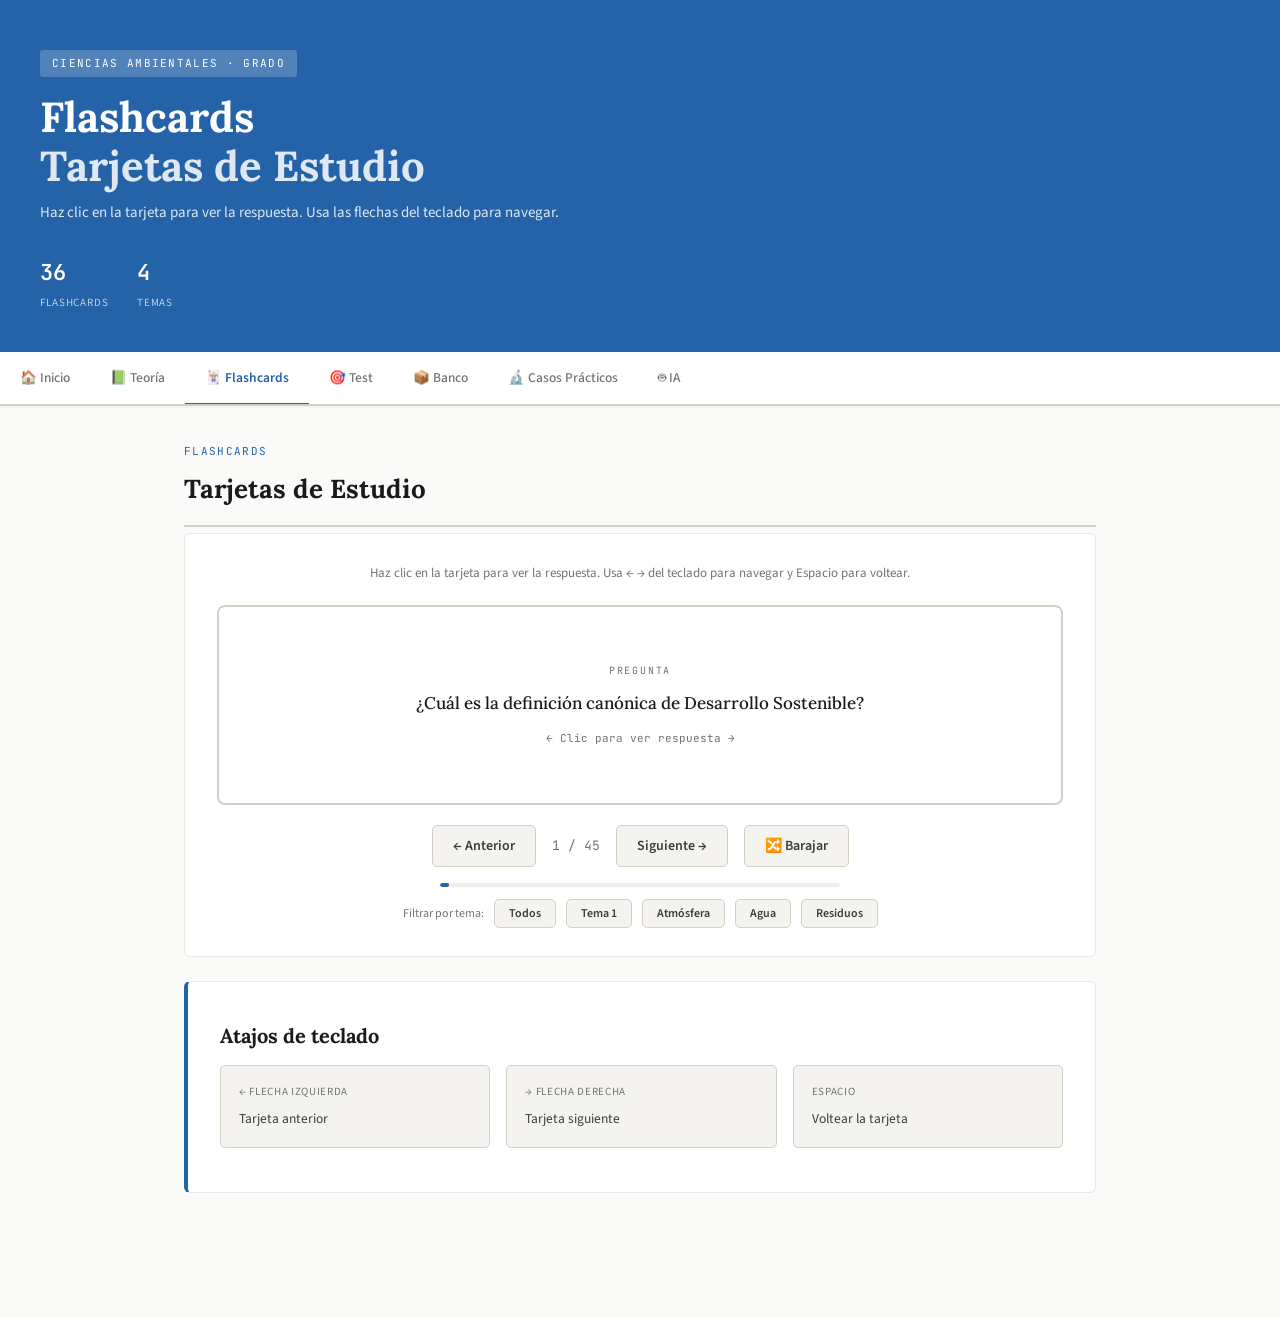
<file: flashcards.html>
<!DOCTYPE html>
<html lang="es">
<head>
<meta charset="UTF-8">
<meta name="viewport" content="width=device-width, initial-scale=1.0">
<title>Flashcards — Medio Ambiente</title>
<link rel="stylesheet" href="css/estilos.css">
</head>
<body>

<div class="scroll-progress" id="scroll-progress"></div>

<div class="hero">
  <div class="hero-badge">Ciencias Ambientales · Grado</div>
  <h1>Flashcards<br><span>Tarjetas de Estudio</span></h1>
  <p>Haz clic en la tarjeta para ver la respuesta. Usa las flechas del teclado para navegar.</p>
  <div class="hero-stats">
    <div class="hero-stat"><span class="num">36</span><span class="lbl">Flashcards</span></div>
    <div class="hero-stat"><span class="num">4</span><span class="lbl">Temas</span></div>
  </div>
</div>

<nav>
  <a href="index.html" class="nav-link">🏠 Inicio</a>
  <a href="teoria.html" class="nav-link">📗 Teoría</a>
  <a href="flashcards.html" class="nav-link active">🃏 Flashcards</a>
  <a href="test.html" class="nav-link">🎯 Test</a>
  <a href="banco.html" class="nav-link">📦 Banco</a>
  <a href="casos-practicos.html" class="nav-link">🔬 Casos Prácticos</a>
  <a href="ia.html" class="nav-link">🤖 IA</a>
</nav>

<main>
  <p class="section-subtitle">Flashcards</p>
  <h1 class="section-title">Tarjetas de Estudio</h1>

  <div class="card" style="text-align:center;">
    <p style="color:var(--text3);font-size:13px;margin-bottom:20px">Haz clic en la tarjeta para ver la respuesta. Usa ← → del teclado para navegar y Espacio para voltear.</p>

    <div class="flashcard-container">
      <div class="flashcard" id="flashcard" onclick="flipCard()">
        <div class="flashcard-face flashcard-front">
          <div class="flashcard-label">PREGUNTA</div>
          <div class="flashcard-text" id="fc-front-text">Cargando...</div>
          <div class="flashcard-hint">← Clic para ver respuesta →</div>
        </div>
        <div class="flashcard-face flashcard-back">
          <div class="flashcard-label">RESPUESTA</div>
          <div class="flashcard-text" id="fc-back-text"></div>
        </div>
      </div>
    </div>

    <div style="display:flex;justify-content:center;align-items:center;gap:16px;flex-wrap:wrap;">
      <button class="btn btn-secondary" onclick="prevCard()">← Anterior</button>
      <span id="fc-counter" style="font-family:var(--mono);font-size:13px;color:var(--text3)">1 / 36</span>
      <button class="btn btn-secondary" onclick="nextCard()">Siguiente →</button>
      <button class="btn btn-secondary" onclick="shuffleCards()">🔀 Barajar</button>
    </div>

    <div style="margin-top:16px">
      <div class="progress-bar" style="max-width:400px;margin:0 auto 12px">
        <div class="progress-fill" id="fc-progress" style="width:0%"></div>
      </div>
    </div>

    <div style="display:flex;justify-content:center;gap:10px;margin-top:8px;flex-wrap:wrap;">
      <span style="font-size:12px;color:var(--text3);align-self:center">Filtrar por tema:</span>
      <button class="btn btn-secondary" style="padding:5px 14px;font-size:12px" onclick="filterFlashcards('all')">Todos</button>
      <button class="btn btn-secondary" style="padding:5px 14px;font-size:12px" onclick="filterFlashcards('t1')">Tema 1</button>
      <button class="btn btn-secondary" style="padding:5px 14px;font-size:12px" onclick="filterFlashcards('t2atm')">Atmósfera</button>
      <button class="btn btn-secondary" style="padding:5px 14px;font-size:12px" onclick="filterFlashcards('t2agua')">Agua</button>
      <button class="btn btn-secondary" style="padding:5px 14px;font-size:12px" onclick="filterFlashcards('t2res')">Residuos</button>
    </div>
  </div>

  <div class="card card-accent">
    <h2>Atajos de teclado</h2>
    <div class="grid-3">
      <div class="mini-card"><div class="label">← Flecha izquierda</div><div class="desc">Tarjeta anterior</div></div>
      <div class="mini-card"><div class="label">→ Flecha derecha</div><div class="desc">Tarjeta siguiente</div></div>
      <div class="mini-card"><div class="label">Espacio</div><div class="desc">Voltear la tarjeta</div></div>
    </div>
  </div>
</main>

<button class="back-to-top" id="back-to-top" onclick="window.scrollTo({top:0,behavior:'smooth'})" title="Volver arriba">↑</button>

<script>
const allFlashcards = [
  // TEMA 1
  {t:'t1', q:'¿Cuál es la definición canónica de Desarrollo Sostenible?', a:'Aquel desarrollo que satisface las necesidades actuales sin comprometer la capacidad de las generaciones futuras para satisfacer sus propias necesidades. (Informe Brundtland, 1987)'},
  {t:'t1', q:'¿En qué año y lugar se dio la 1ª definición de Medio Ambiente?', a:'En 1972, en la Conferencia de las Naciones Unidas (UNEP) en Estocolmo.'},
  {t:'t1', q:'¿Cuántos ODS existen y cuándo se establecieron?', a:'17 Objetivos de Desarrollo Sostenible. Se establecieron el 25 de septiembre de 2015 en la ONU, con horizonte de cumplimiento en 2030.'},
  {t:'t1', q:'¿Qué es la Cumbre de Río y qué documentos generó?', a:'La 1ª COP (1992) en Río de Janeiro. Generó: Declaración de Río, Agenda 21, Convenio sobre Diversidad Biológica y Convenio Marco sobre Cambio Climático.'},
  {t:'t1', q:'¿Cuáles son las 5 categorías de acción de la Administración en materia medioambiental?', a:'1. Castigo (leyes e impuestos) 2. Premio (ayudas y subvenciones) 3. Persuasión (educación cívica) 4. Participación en el mercado (compras responsables) 5. Inacción vigilante.'},
  {t:'t1', q:'¿Qué contempla el concepto de Biosfera?', a:'La totalidad de las capas de la Tierra habitadas por seres vivos: Atmósfera (capa gaseosa), Hidrosfera (aguas superficiales y subterráneas) y Litosfera (suelos).'},
  {t:'t1', q:'¿Qué es el ACV?', a:'Análisis de Ciclo de Vida. Proceso objetivo que evalúa las cargas ambientales asociadas a un producto/proceso/actividad, cuantificando uso de materia/energía y emisiones para determinar el impacto y diseñar estrategias de mejora.'},
  {t:'t1', q:'¿Qué cuantifica la Huella de Carbono?', a:'Las emisiones de GEI expresadas como CO₂ equivalente, liberadas a la atmósfera por actividades cotidianas o comercialización de un producto a lo largo de su ciclo de vida.'},
  {t:'t1', q:'¿Qué es el Protocolo de Kioto?', a:'Acuerdo de la III Conferencia NN.UU sobre el Cambio Climático (1997, Japón) que busca reducir la carbonización y la emisión de gases de efecto invernadero.'},
  {t:'t1', q:'¿Qué problemas ambientales son de tipo global y largo plazo?', a:'Pérdida de biodiversidad, efecto invernadero y destrucción de la capa de ozono.'},
  // TEMA 2 - ATM
  {t:'t2atm', q:'¿Cuál es la diferencia entre contaminante primario y secundario?', a:'Primario: emitido directamente a la atmósfera (ej: CO₂ de coches). Secundario: no se emite directamente, se forma en la atmósfera por transformaciones químicas o fotoquímicas (ej: NO₂ formado a partir de NO).'},
  {t:'t2atm', q:'¿Qué es la emisión y qué es la inmisión?', a:'EMISIÓN: velocidad a la que es emitido un contaminante por una fuente (masa/tiempo). INMISIÓN: concentración de contaminantes en la atmósfera a nivel del suelo tras ser dispersados. Se asocia con la normativa de calidad del aire.'},
  {t:'t2atm', q:'¿Cuáles son las 3 medidas de control de la calidad del aire?', a:'a) Prevención (antes del proceso) b) Medidas primarias (modificar el proceso para no generar contaminante) c) Medidas secundarias (depurar gases antes de emitirlos).'},
  {t:'t2atm', q:'¿Cuál es el requisito principal de los precipitadores electrostáticos?', a:'La corriente gaseosa debe contener gases ionizantes: H₂O, CO₂, SO₂ y/o O₂. Con que lleve uno de estos gases es suficiente.'},
  {t:'t2atm', q:'¿Por qué los multiciclones son más eficientes que los ciclones simples?', a:'Porque a menor diámetro del ciclón, mayor aceleración radial y mayor eficiencia. Los multiciclones combinan varios ciclones pequeños en paralelo, aumentando el caudal sin perder eficiencia.'},
  {t:'t2atm', q:'¿Qué es la "torta" en un filtro de mangas?', a:'La capa de polvo acumulada sobre el material filtrante. Es la VERDADERA responsable del proceso de filtración, ya que actúa como filtro adicional. Se limpia periódicamente para controlar la resistencia al flujo.'},
  {t:'t2atm', q:'¿En qué consiste el proceso de adsorción y qué diferencia tiene con la absorción?', a:'ABSORCIÓN: un líquido absorbe un gas (interacción gas-líquido). ADSORCIÓN: un sólido retiene un gas por tensión superficial o fuerzas electrostáticas (interacción gas-sólido). El carbón activo es el adsorbente más eficiente.'},
  {t:'t2atm', q:'¿Qué temperaturas puede manejar un filtro de mangas de material cerámico?', a:'Hasta 800°C. Además tiene resistencia química a bases y ácidos.'},
  {t:'t2atm', q:'¿Cuál es el problema principal del método de absorción?', a:'Genera aguas residuales contaminadas → convierte un problema de contaminación del aire en un problema de contaminación del agua.'},
  {t:'t2atm', q:'¿Qué es el contaminante SO₂ y qué genera?', a:'Es un contaminante primario local que provoca lluvia ácida y smog sulfuroso. Se origina principalmente en la combustión de combustibles fósiles con azufre.'},
  // TEMA 2 - AGUA
  {t:'t2agua', q:'¿Qué es la eutrofización?', a:'Crecimiento excesivo de algas y otras plantas acuáticas provocado por exceso de nutrientes (N y P). La materia orgánica en descomposición consume O₂, lo que deteriora la calidad del agua y puede asfixiar la vida acuática.'},
  {t:'t2agua', q:'¿Cuál es la diferencia entre DBO₅ y DQO?', a:'DBO₅: cantidad de O₂ que necesitan las bacterias aerobias para oxidar la materia orgánica BIODEGRADABLE en 5 días. DQO: cantidad de O₂ para oxidar por medios QUÍMICOS todo lo oxidable (biodegradable y no biodegradable).'},
  {t:'t2agua', q:'¿Qué indica la relación DBO/DQO?', a:'DBO/DQO > 0,5: predominio de materia orgánica biodegradable (agua tratable biológicamente). DBO/DQO < 0,2: predominio de contaminantes inorgánicos no biodegradables (agua poco biodegradable).'},
  {t:'t2agua', q:'¿Por qué las mareas negras son tan dañinas?', a:'La película de grasa evita completamente la fotosíntesis, rompe el equilibrio gaseoso, mata organismos por ahogamiento (sin intercambio de gases), mata algas (no pasa la luz) y envenena las cadenas tróficas.'},
  {t:'t2agua', q:'¿Cuál es la fuente de contaminación de mayor impacto en el agua y por qué?', a:'La industrial, por la variedad de contaminantes que puede contener: metales pesados, cambios de pH/T, radiactividad, aceites y grasas.'},
  {t:'t2agua', q:'¿Qué son las tecnologías blandas de depuración?', a:'Tecnologías naturales aplicables a vertidos totalmente degradables sin componente industrial, para núcleos de menos de 15.000 hab. Son extensivas (ocupan más superficie), más baratas, sin impacto visual, pero más lentas.'},
  {t:'t2agua', q:'¿Qué ocurre cuando aumenta la temperatura del agua?', a:'↓ Solubilidad del O₂ → menos O₂ disponible. También: ↑ velocidad de reacciones químicas, ↓ tensión superficial, ↑ desarrollo de microorganismos.'},
  {t:'t2agua', q:'¿Qué es la bioacumulación?', a:'El proceso por el que los metales pesados (como el Hg, Pb, Cd) se acumulan en los organismos (el cuerpo humano no puede eliminarlos) y se van concentrando a lo largo de la cadena trófica.'},
  // TEMA 2 - RESIDUOS
  {t:'t2res', q:'¿Qué es el principio 3RVE?', a:'Establece el orden jerárquico para la gestión de residuos: Reducir, Reutilizar, Reciclar (3R) → Valorizar (V) → Eliminar (E). De mejor a peor opción.'},
  {t:'t2res', q:'¿Cuál es la fórmula de la Fracción Biodegradable (FB)?', a:'FB = 0,83 − 0,028 · CL (donde CL es el contenido de lignina). La lignina ralentiza la degradabilidad. Si tiene mucha lignina, no se lleva a biodegradación.'},
  {t:'t2res', q:'¿Cuándo se aplica compostaje y cuándo biometanización?', a:'COMPOSTAJE: alto FB, no tóxicos, buena relación C/N, 60% de agua (aeróbico). BIOMETANIZACIÓN: bajo FB, humedad (anaeróbico). Si hay demasiada agua, el O₂ no puede pasar y se aplica biometanización.'},
  {t:'t2res', q:'¿Qué son los Sistemas Integrados de Gestión (SIG)?', a:'Plataformas financiadas por las empresas productoras (por responsabilidad ampliada del productor) que se encargan de la recogida, transporte, almacenamiento y reciclado de productos al final de su vida útil. Ej: ECOEMBES, ECOVIDRIO, SIGRE.'},
  {t:'t2res', q:'¿Qué es un residuo inerte y cuál es su gestión?', a:'Residuo que no sufre ningún tipo de reacción o transformación. No soluble, no combustible, no reactivo, no biodegradable. Gestión: deposición en vertedero para inertes.'},
  {t:'t2res', q:'¿Qué diferencia hay entre reciclado 2º y reciclado 3º?', a:'Reciclado 2º (mecánico/físico): solo transformación física; el mismo material entra y sale. Reciclado 3º (químico): solo para polímeros; implica reacción química; lo que entra es diferente a lo que sale (se obtiene el monómero).'},
  {t:'t2res', q:'¿Qué es la economía circular?', a:'Modelo que cierra el ciclo de los materiales: materia prima → diseño → producción → distribución → consumo/uso/reuso → recolección → reciclar → vuelta a materia prima. Se opone a la economía lineal (producir-consumir-tirar).'},
  {t:'t2res', q:'¿Qué dice la Ley 7/2022 sobre los residuos?', a:'Un residuo es cualquier sustancia u objeto que su poseedor deseche o tenga intención/obligación de desechar. Introduce el concepto de economía circular y el término subproducto.'},
  {t:'t2res', q:'¿Para qué sirven los tratamientos térmicos en residuos?', a:'Para obtener energía antes de llevarlos al vertedero y para reducir el volumen que ocupan. Incluyen incineración (oxidación controlada con exceso O₂), pirólisis (sin O₂) y gasificación (normal o con plasma).'},
  // TEMA 2 - AGUA (EDAR)
  {t:'t2agua', q:'¿Cuáles son las 3 líneas de una EDAR?', a:'Línea de agua (procesos del agua residual), línea de lodos (tratamiento de fangos, puede producir biogás) y línea de gases (opcional, genera metano cuando los fangos se tratan anaeróbicamente).'},
  {t:'t2agua', q:'¿Cuál es la diferencia entre laguna aerobia y anaerobia?', a:'Aerobia: poco profunda y extensa, O₂ en toda la laguna. Anaerobia: pequeña superficie pero gran profundidad, ausencia de O₂. Facultativa: intermedia, combina ambos (O₂ en capas superiores, anóxica en el fondo).'},
  {t:'t2agua', q:'¿Qué elimina el pretratamiento de una EDAR y con qué equipos?', a:'Elimina sólidos gruesos y regula el caudal. Equipos: rejas (gruesas 40–100mm, medias 20–40mm, finas &lt;20mm), tamices (3–6mm), desarenadores (arena/inorgánicos) y desengrasadores (grasas/aceites).'},
  {t:'t2agua', q:'¿Qué exige la ley al tratamiento primario de una EDAR?', a:'SS debe reducirse más del 50% y DBO₅ debe reducirse más del 20%. El agua circula a baja velocidad; en 2–4h elimina el 65% de SS en tanques de sedimentación.'},
  {t:'t2agua', q:'¿Por qué el tratamiento secundario NO puede eliminar toda la MO?', a:'Porque solo elimina la materia orgánica BIODEGRADABLE (hasta el 90%). La MO no biodegradable (PCBs, ciertos hidrocarburos clorados) requiere tratamiento terciario específico.'},
  {t:'t2agua', q:'¿Cuáles son los 3 métodos de desinfección en una EDAR y cuál es el más barato?', a:'Cloración con Cl₂ gaseoso (más simple y barato), ozonización (mata todos los microorganismos) y lámparas UV (caro pero eficaz). El agua desinfectada nunca es potable de grifo, solo apta para riego.'},
  {t:'t2agua', q:'¿Qué es la coagulación-floculación y cuándo se usa?', a:'Proceso que neutraliza la carga superficial de coloides, uniendo partículas pequeñas en agregados grandes para mejorar su sedimentación. Se usa para partículas con densidad similar al agua que no sedimentan ni flotan por sí solas.'},
  {t:'t2agua', q:'¿Qué produce la digestión anaerobia de fangos y por qué es importante?', a:'Produce biogás (CH₄ + CO₂, alto poder calorífico) + digestato (abono de baja calidad). Es importante porque el biogás se puede usar como energía para alimentar la propia planta depuradora.'},
];

let currentFlashcards = [...allFlashcards];
let currentCardIndex = 0;

function filterFlashcards(tema) {
  if (tema === 'all') currentFlashcards = [...allFlashcards];
  else currentFlashcards = allFlashcards.filter(f => f.t === tema);
  currentCardIndex = 0;
  showCard();
}

function showCard() {
  const card = currentFlashcards[currentCardIndex];
  document.getElementById('fc-front-text').textContent = card.q;
  document.getElementById('fc-back-text').textContent = card.a;
  document.getElementById('fc-counter').textContent = `${currentCardIndex + 1} / ${currentFlashcards.length}`;
  document.getElementById('flashcard').classList.remove('flipped');
  const pct = ((currentCardIndex + 1) / currentFlashcards.length) * 100;
  document.getElementById('fc-progress').style.width = pct + '%';
}

function flipCard() {
  document.getElementById('flashcard').classList.toggle('flipped');
}

function nextCard() {
  currentCardIndex = (currentCardIndex + 1) % currentFlashcards.length;
  showCard();
}

function prevCard() {
  currentCardIndex = (currentCardIndex - 1 + currentFlashcards.length) % currentFlashcards.length;
  showCard();
}

function shuffleCards() {
  for (let i = currentFlashcards.length - 1; i > 0; i--) {
    const j = Math.floor(Math.random() * (i + 1));
    [currentFlashcards[i], currentFlashcards[j]] = [currentFlashcards[j], currentFlashcards[i]];
  }
  currentCardIndex = 0;
  showCard();
}

document.addEventListener('keydown', e => {
  if (e.key === 'ArrowRight') nextCard();
  else if (e.key === 'ArrowLeft') prevCard();
  else if (e.key === ' ') { e.preventDefault(); flipCard(); }
});

window.addEventListener('scroll', () => {
  const doc = document.documentElement;
  const scrolled = (doc.scrollTop / (doc.scrollHeight - doc.clientHeight)) * 100;
  document.getElementById('scroll-progress').style.width = scrolled + '%';
  document.getElementById('back-to-top').classList.toggle('visible', doc.scrollTop > 300);
});

window.addEventListener('DOMContentLoaded', () => showCard());
</script>
</body>
</html>
</file>
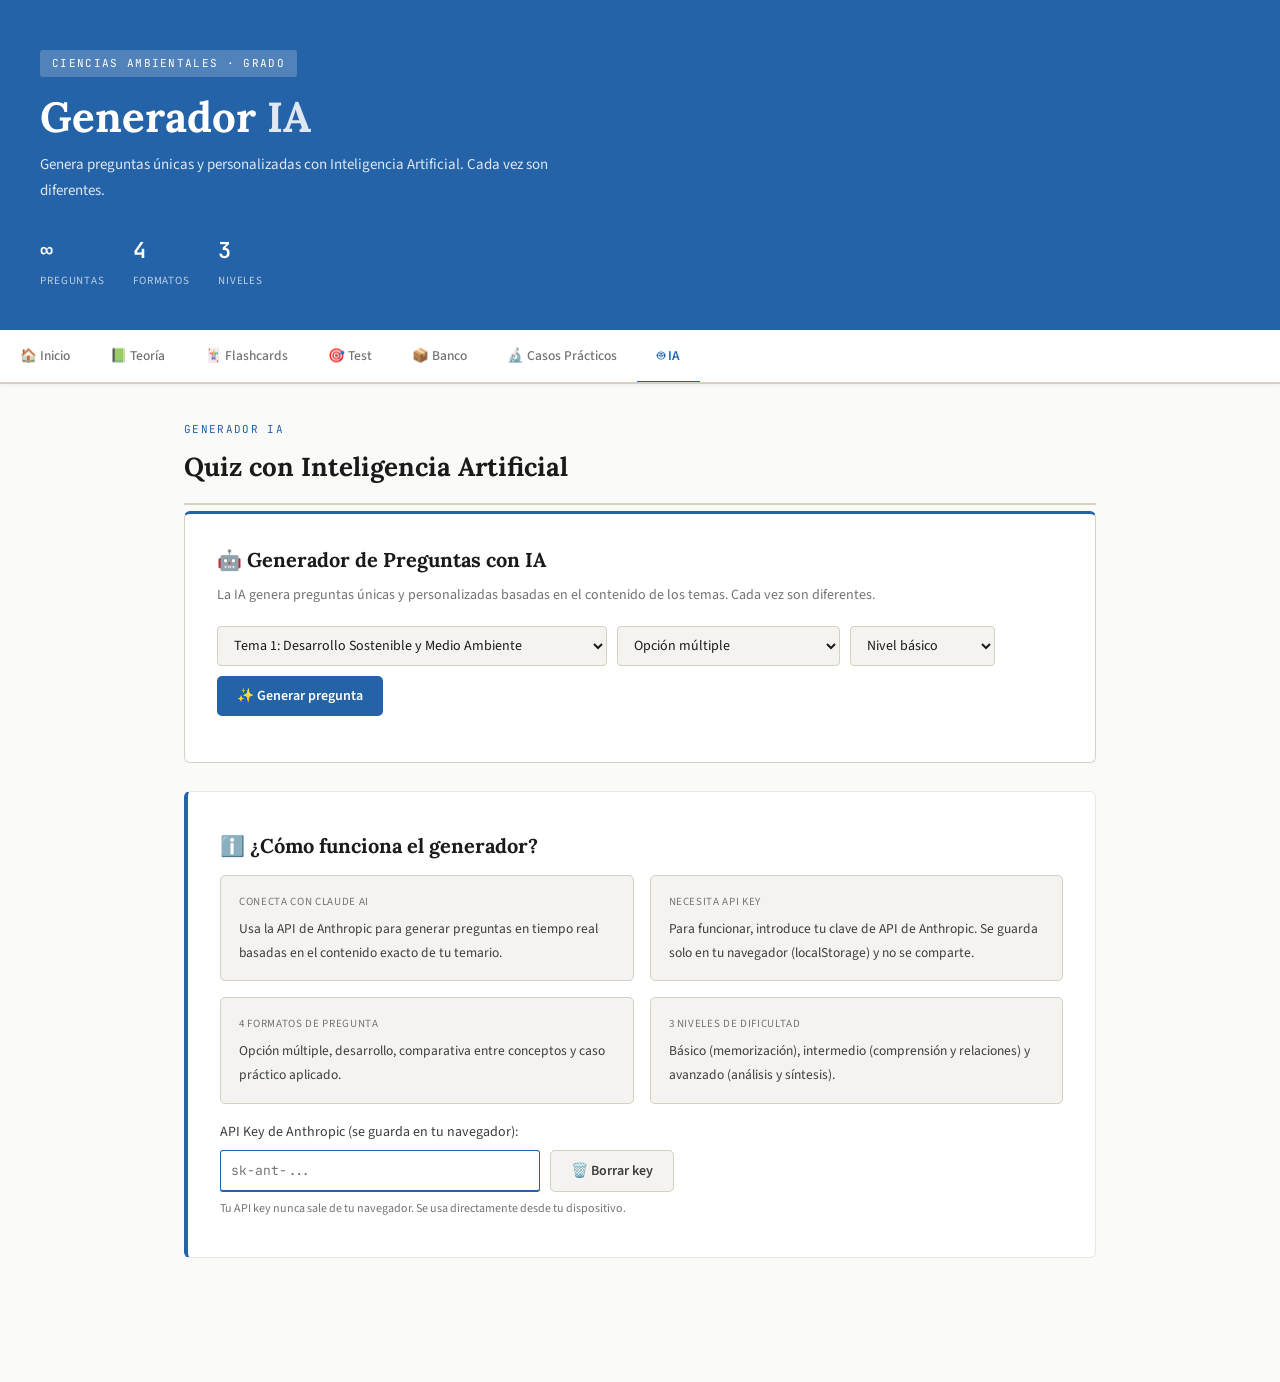
<file: ia.html>
<!DOCTYPE html>
<html lang="es">
<head>
<meta charset="UTF-8">
<meta name="viewport" content="width=device-width, initial-scale=1.0">
<title>Generador IA — Medio Ambiente</title>
<link rel="stylesheet" href="css/estilos.css">
</head>
<body>

<div class="scroll-progress" id="scroll-progress"></div>

<div class="hero">
  <div class="hero-badge">Ciencias Ambientales · Grado</div>
  <h1>Generador <span>IA</span></h1>
  <p>Genera preguntas únicas y personalizadas con Inteligencia Artificial. Cada vez son diferentes.</p>
  <div class="hero-stats">
    <div class="hero-stat"><span class="num">∞</span><span class="lbl">Preguntas</span></div>
    <div class="hero-stat"><span class="num">4</span><span class="lbl">Formatos</span></div>
    <div class="hero-stat"><span class="num">3</span><span class="lbl">Niveles</span></div>
  </div>
</div>

<nav>
  <a href="index.html" class="nav-link">🏠 Inicio</a>
  <a href="teoria.html" class="nav-link">📗 Teoría</a>
  <a href="flashcards.html" class="nav-link">🃏 Flashcards</a>
  <a href="test.html" class="nav-link">🎯 Test</a>
  <a href="banco.html" class="nav-link">📦 Banco</a>
  <a href="casos-practicos.html" class="nav-link">🔬 Casos Prácticos</a>
  <a href="ia.html" class="nav-link active">🤖 IA</a>
</nav>

<main>
  <p class="section-subtitle">Generador IA</p>
  <h1 class="section-title">Quiz con Inteligencia Artificial</h1>

  <div class="ai-section">
    <div class="ai-title">🤖 Generador de Preguntas con IA</div>
    <div class="ai-desc">La IA genera preguntas únicas y personalizadas basadas en el contenido de los temas. Cada vez son diferentes.</div>

    <div class="ai-controls">
      <select class="ai-select" id="ai-tema">
        <option value="tema1">Tema 1: Desarrollo Sostenible y Medio Ambiente</option>
        <option value="atm">Tema 2: Contaminación Atmosférica y Técnicas de Control</option>
        <option value="agua">Tema 2: Control de Efluentes Acuosos</option>
        <option value="residuos">Tema 2: Tratamiento de Residuos Sólidos</option>
        <option value="all">Todo el temario</option>
      </select>

      <select class="ai-select" id="ai-tipo">
        <option value="multiple">Opción múltiple</option>
        <option value="desarrollo">Pregunta de desarrollo</option>
        <option value="compara">Comparativa entre conceptos</option>
        <option value="caso">Caso práctico</option>
      </select>

      <select class="ai-select" id="ai-dificultad">
        <option value="basico">Nivel básico</option>
        <option value="intermedio">Nivel intermedio</option>
        <option value="avanzado">Nivel avanzado</option>
      </select>

      <button class="btn" onclick="generateAIQuestion()">✨ Generar pregunta</button>
    </div>

    <div class="loading-indicator" id="ai-loading">
      <div class="loading-dots"><span></span><span></span><span></span></div>
      <span>Generando pregunta…</span>
    </div>

    <div class="ai-question-display" id="ai-question-area"></div>
  </div>

  <div class="card card-accent">
    <h2>ℹ️ ¿Cómo funciona el generador?</h2>
    <div class="grid-2">
      <div class="mini-card">
        <div class="label">Conecta con Claude AI</div>
        <div class="desc">Usa la API de Anthropic para generar preguntas en tiempo real basadas en el contenido exacto de tu temario.</div>
      </div>
      <div class="mini-card">
        <div class="label">Necesita API Key</div>
        <div class="desc">Para funcionar, introduce tu clave de API de Anthropic. Se guarda solo en tu navegador (localStorage) y no se comparte.</div>
      </div>
      <div class="mini-card">
        <div class="label">4 formatos de pregunta</div>
        <div class="desc">Opción múltiple, desarrollo, comparativa entre conceptos y caso práctico aplicado.</div>
      </div>
      <div class="mini-card">
        <div class="label">3 niveles de dificultad</div>
        <div class="desc">Básico (memorización), intermedio (comprensión y relaciones) y avanzado (análisis y síntesis).</div>
      </div>
    </div>

    <div style="margin-top:16px;">
      <label style="font-size:14px;color:var(--text2);display:block;margin-bottom:6px">
        API Key de Anthropic (se guarda en tu navegador):
      </label>
      <div style="display:flex;gap:10px;flex-wrap:wrap;">
        <input type="password" id="api-key-input" placeholder="sk-ant-..." class="blank-input"
          style="width:320px;max-width:100%;text-align:left;font-size:13px;"
          oninput="saveApiKey(this.value)">
        <button class="btn btn-secondary" onclick="clearApiKey()">🗑️ Borrar key</button>
      </div>
      <p style="font-size:12px;color:var(--text3);margin-top:6px">
        Tu API key nunca sale de tu navegador. Se usa directamente desde tu dispositivo.
      </p>
    </div>
  </div>
</main>

<button class="back-to-top" id="back-to-top" onclick="window.scrollTo({top:0,behavior:'smooth'})" title="Volver arriba">↑</button>

<script>
const temaTexts = {
  tema1: 'Desarrollo Sostenible y Medio Ambiente: cronología (1972 Estocolmo, 1987 Brundtland, 1992 Río, 1997 Kioto, 2015 ODS), definición de medio ambiente, biosfera (atmósfera, hidrosfera, litosfera), 5 acciones de la Administración, ACV, huella de carbono, responsabilidad ciudadana',
  atm: 'Contaminación Atmosférica y Control: contaminantes primarios y secundarios, emisión vs inmisión, 3 medidas de control (prevención, primarias, secundarias), técnicas de control de partículas (cámaras sedimentación, ciclones, multiciclones, filtros de mangas, precipitadores electrostáticos, lavadores húmedos), Ley de Stokes, control de gases (absorción, adsorción con carbón activo, condensación)',
  agua: 'Control de Efluentes Acuosos: composición del agua natural, fuentes de contaminación (urbana, petróleo, agrícola, industrial), contaminantes físicos (temperatura, SS, conductividad, radiactividad), químicos (metales pesados, eutrofización, bioacumulación), biológicos (E.coli, marea roja), parámetros de medición (SS, dureza, salinidad, pH, OD, NT, PT, DBO₅, DQO), tratamiento de aguas (ETAP, EDAR), tecnologías blandas',
  residuos: 'Tratamiento de Residuos Sólidos: concepto de residuo (Ley 7/2022), clasificaciones (origen, biodegradabilidad, peligrosidad, tipología), códigos LER, jerarquía 3RVE, reciclado (2º mecánico, 3º químico, 4º biológico), compostaje (aeróbico, FB, relación C/N), biometanización (anaeróbica, biogás), tratamientos térmicos (incineración, pirólisis, gasificación), economía circular, SIG (ECOEMBES, ECOVIDRIO)',
  all: 'Todo el temario de Medio Ambiente: Desarrollo Sostenible, definición de Medio Ambiente, ODS, contaminación atmosférica y técnicas de control de partículas y gases, control de efluentes acuosos, tratamiento de residuos sólidos'
};

const tipoInstr = {
  multiple: 'Genera UNA pregunta de opción múltiple con 4 opciones (A, B, C, D), indicando cuál es la correcta y una explicación breve.',
  desarrollo: 'Genera UNA pregunta de desarrollo/ensayo corto que requiera explicar un concepto o proceso en detalle.',
  compara: 'Genera UNA pregunta que pida comparar o distinguir entre dos conceptos clave del tema.',
  caso: 'Genera UNA pregunta de caso práctico aplicada donde se deba aplicar los conceptos a una situación real o hipotética.'
};

const niveles = {
  basico: 'nivel básico (memorización de definiciones y conceptos clave)',
  intermedio: 'nivel intermedio (comprensión y relaciones entre conceptos)',
  avanzado: 'nivel avanzado (análisis crítico, aplicación y síntesis)'
};

function saveApiKey(val) {
  if (val) localStorage.setItem('anthropic_api_key', val);
}

function clearApiKey() {
  localStorage.removeItem('anthropic_api_key');
  document.getElementById('api-key-input').value = '';
}

async function generateAIQuestion() {
  const tema = document.getElementById('ai-tema').value;
  const tipo = document.getElementById('ai-tipo').value;
  const dificultad = document.getElementById('ai-dificultad').value;

  const storedKey = localStorage.getItem('anthropic_api_key');
  const apiKey = storedKey || document.getElementById('api-key-input').value.trim();

  if (!apiKey) {
    document.getElementById('ai-question-area').innerHTML =
      '<div class="highlight-red">⚠️ Introduce tu API Key de Anthropic para usar el generador.</div>';
    document.getElementById('ai-question-area').classList.add('show');
    return;
  }

  const systemPrompt = `Eres un profesor experto en Ciencias Ambientales. Generas preguntas de examen rigurosas y educativamente valiosas en ESPAÑOL sobre el siguiente contenido: ${temaTexts[tema]}. ${tipoInstr[tipo]} La pregunta debe ser de ${niveles[dificultad]}. Formatea la respuesta de forma clara con: PREGUNTA:, OPCIONES (si es múltiple):, RESPUESTA CORRECTA:, EXPLICACIÓN:`;

  const loadingEl = document.getElementById('ai-loading');
  const areaEl = document.getElementById('ai-question-area');
  loadingEl.classList.add('show');
  areaEl.classList.remove('show');

  try {
    const response = await fetch('https://api.anthropic.com/v1/messages', {
      method: 'POST',
      headers: {
        'Content-Type': 'application/json',
        'x-api-key': apiKey,
        'anthropic-version': '2023-06-01',
        'anthropic-dangerous-direct-browser-access': 'true'
      },
      body: JSON.stringify({
        model: 'claude-sonnet-4-6',
        max_tokens: 1000,
        messages: [{ role: 'user', content: systemPrompt }]
      })
    });

    if (!response.ok) {
      const errData = await response.json().catch(() => ({}));
      throw new Error(errData.error?.message || `Error HTTP ${response.status}`);
    }

    const data = await response.json();
    const text = data.content?.map(c => c.text || '').join('') || 'Error al generar la pregunta.';

    areaEl.innerHTML = `
      <div class="question-box">
        <div class="question-num">PREGUNTA GENERADA POR IA · ${new Date().toLocaleTimeString('es-ES')}</div>
        <div style="white-space:pre-wrap;font-size:14px;color:var(--text2);line-height:1.7">${text}</div>
      </div>
      <div class="quiz-actions">
        <button class="btn btn-secondary" onclick="generateAIQuestion()">✨ Generar otra</button>
        <button class="btn btn-gold" onclick="copyAIQuestion(\`${text.replace(/`/g,'\\`').replace(/\\/g,'\\\\')}\`)">📋 Copiar</button>
      </div>`;
    areaEl.classList.add('show');
  } catch (err) {
    areaEl.innerHTML = `<div class="highlight-red">❌ Error al conectar con la IA: ${err.message}<br><small>Verifica que tu API key sea válida y que tengas saldo disponible.</small></div>`;
    areaEl.classList.add('show');
  } finally {
    loadingEl.classList.remove('show');
  }
}

function copyAIQuestion(text) {
  navigator.clipboard.writeText(text).then(() => {
    const btn = document.querySelector('.btn-gold');
    if (btn) { btn.textContent = '✅ Copiado'; setTimeout(() => btn.textContent = '📋 Copiar', 2000); }
  }).catch(() => alert('No se pudo copiar al portapapeles.'));
}

window.addEventListener('scroll', () => {
  const doc = document.documentElement;
  const scrolled = (doc.scrollTop / (doc.scrollHeight - doc.clientHeight)) * 100;
  document.getElementById('scroll-progress').style.width = scrolled + '%';
  document.getElementById('back-to-top').classList.toggle('visible', doc.scrollTop > 300);
});

window.addEventListener('DOMContentLoaded', () => {
  const stored = localStorage.getItem('anthropic_api_key');
  if (stored) document.getElementById('api-key-input').value = stored;
});
</script>
</body>
</html>
</file>
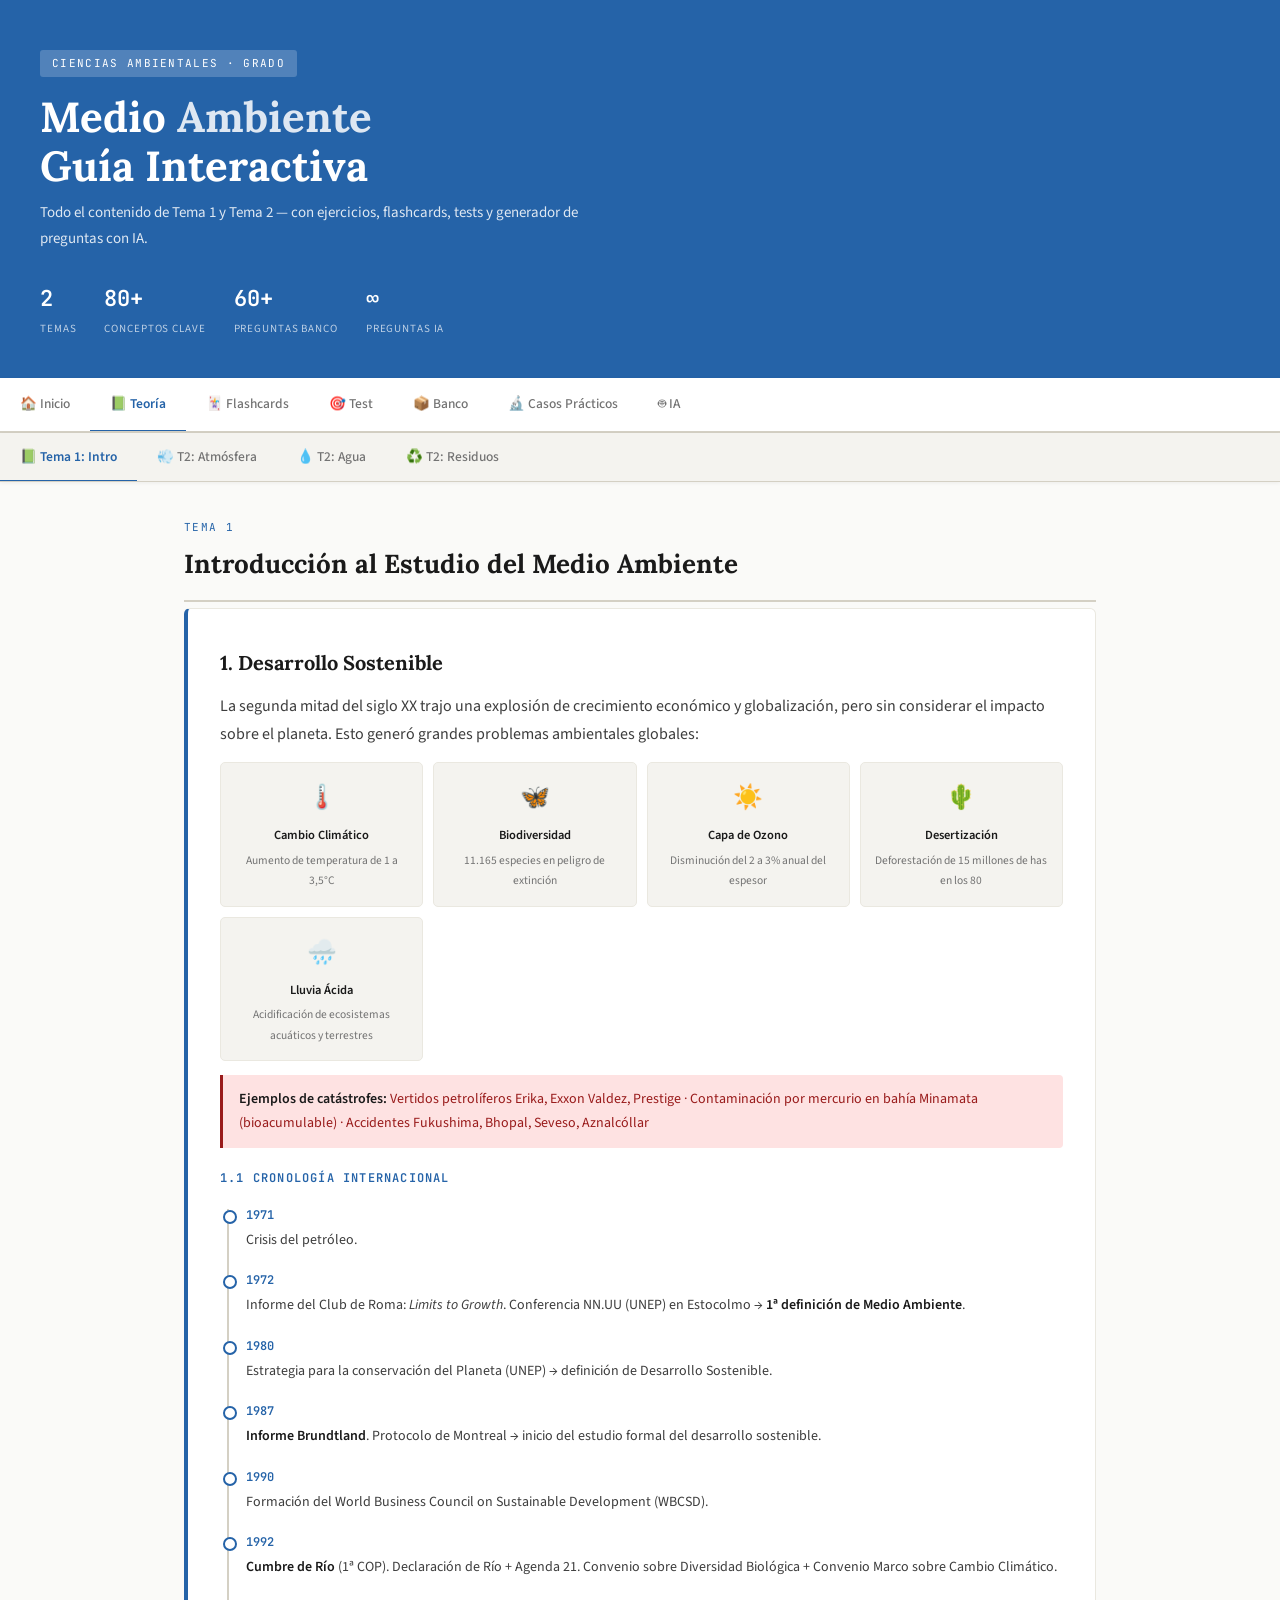
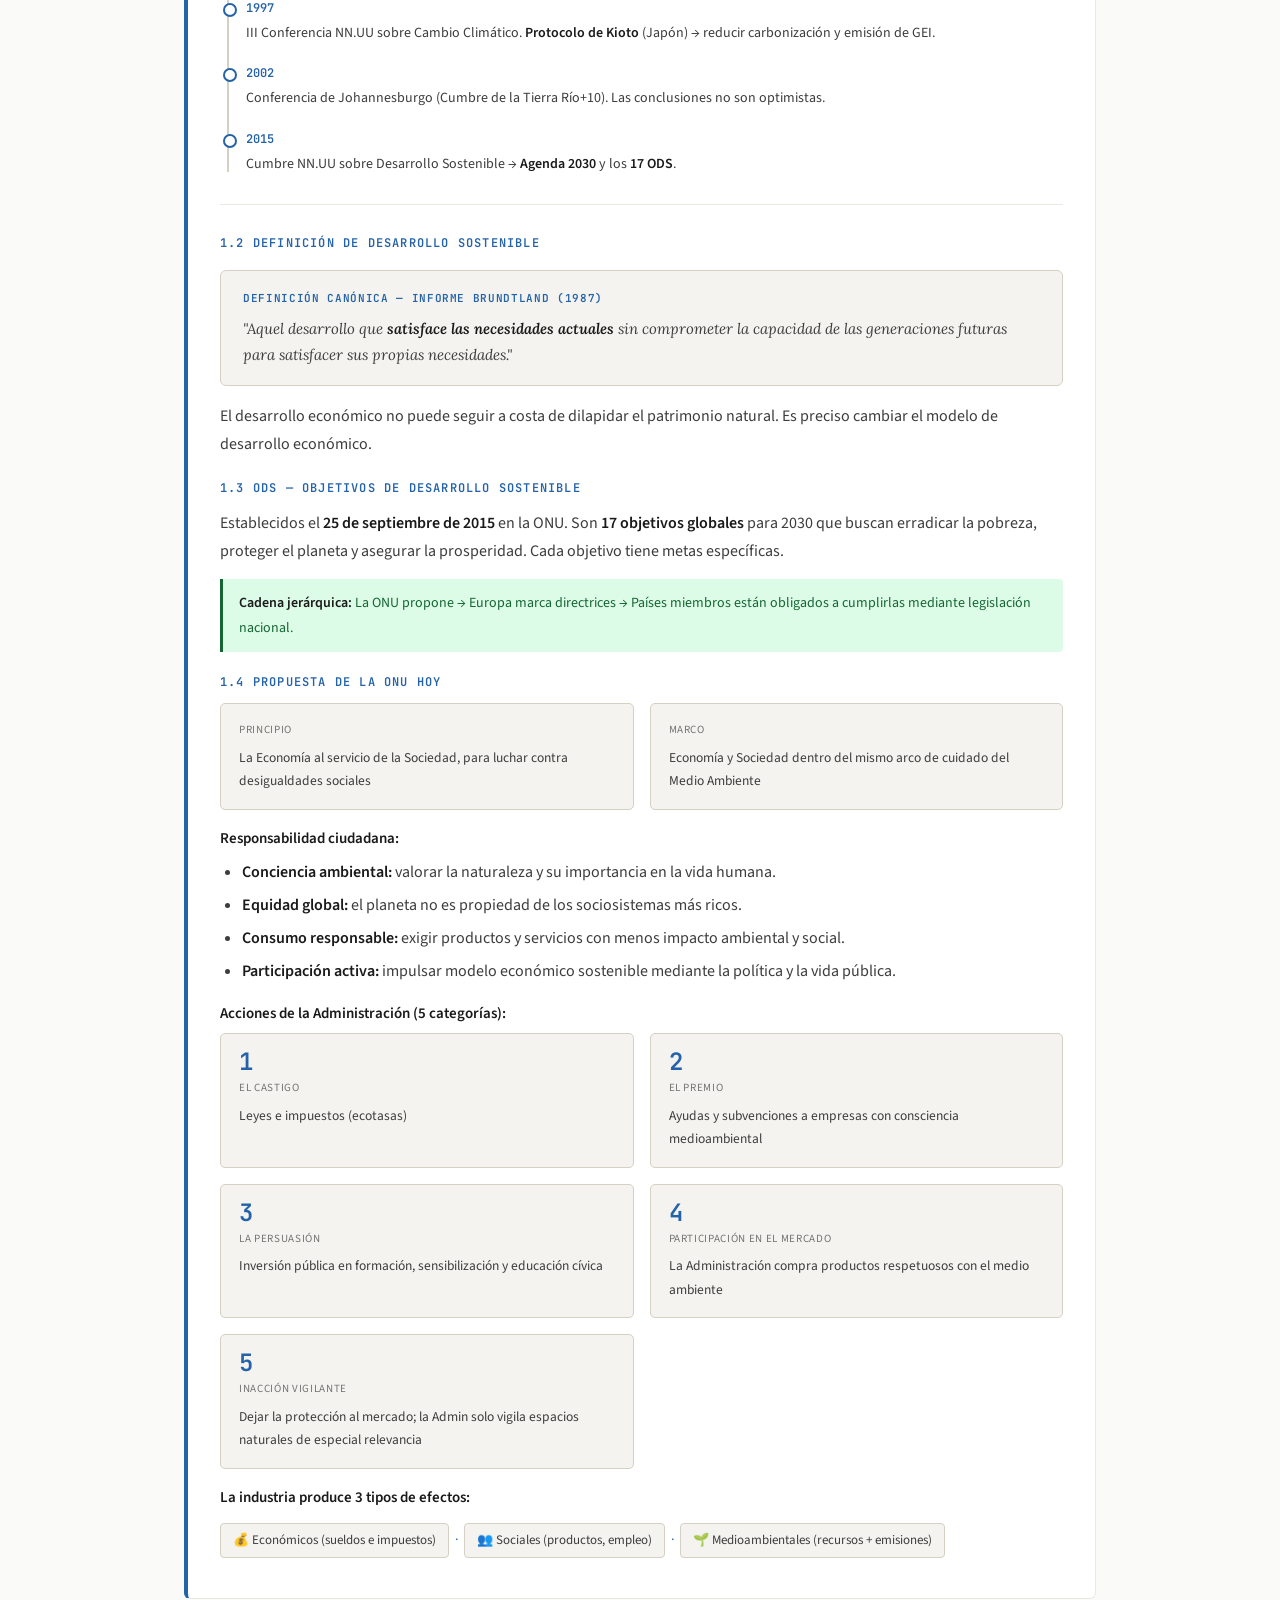
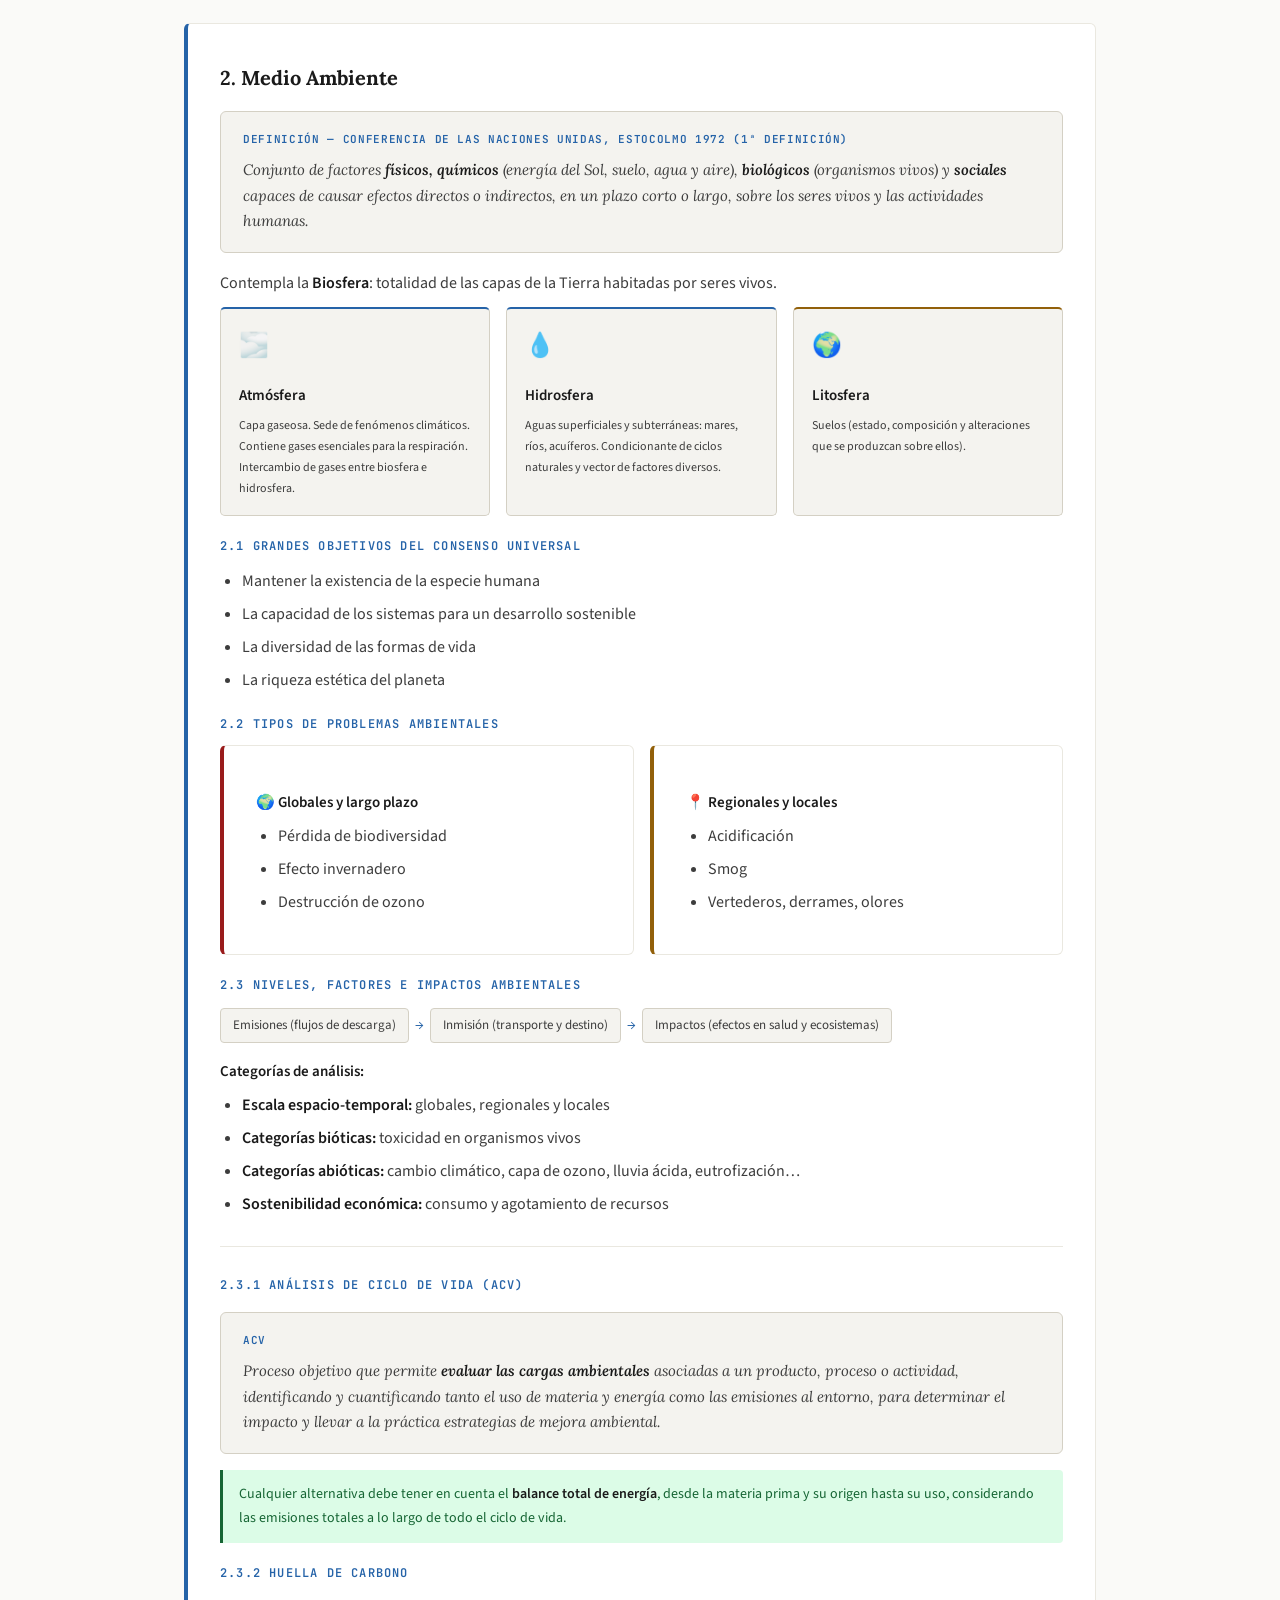
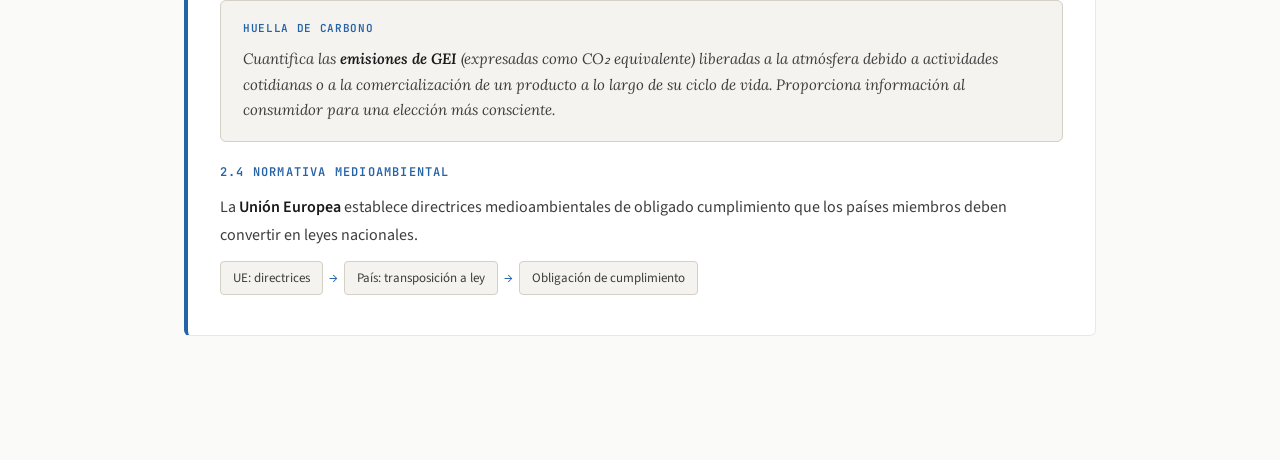
<file: teoria.html>
<!DOCTYPE html>
<html lang="es">
<head>
<meta charset="UTF-8">
<meta name="viewport" content="width=device-width, initial-scale=1.0">
<title>Teoría — Medio Ambiente</title>
<link rel="stylesheet" href="css/estilos.css">
<style>
.agua-panel { display: none; }
.agua-panel.active { display: block; animation: fadeIn 0.25s ease; }
#agua-tabs { margin: 0 0 24px 0; }
</style>
</head>
<body>

<div class="scroll-progress" id="scroll-progress"></div>

<div class="hero">
  <div class="hero-badge">Ciencias Ambientales · Grado</div>
  <h1>Medio <span>Ambiente</span><br>Guía Interactiva</h1>
  <p>Todo el contenido de Tema 1 y Tema 2 — con ejercicios, flashcards, tests y generador de preguntas con IA.</p>
  <div class="hero-stats">
    <div class="hero-stat"><span class="num">2</span><span class="lbl">Temas</span></div>
    <div class="hero-stat"><span class="num">80+</span><span class="lbl">Conceptos clave</span></div>
    <div class="hero-stat"><span class="num">60+</span><span class="lbl">Preguntas banco</span></div>
    <div class="hero-stat"><span class="num">∞</span><span class="lbl">Preguntas IA</span></div>
  </div>
</div>

<nav>
  <a href="index.html" class="nav-link">🏠 Inicio</a>
  <a href="teoria.html" class="nav-link active">📗 Teoría</a>
  <a href="flashcards.html" class="nav-link">🃏 Flashcards</a>
  <a href="test.html" class="nav-link">🎯 Test</a>
  <a href="banco.html" class="nav-link">📦 Banco</a>
  <a href="casos-practicos.html" class="nav-link">🔬 Casos Prácticos</a>
  <a href="ia.html" class="nav-link">🤖 IA</a>
</nav>

<nav class="theory-subnav" id="theory-tabs">
  <button class="nav-btn active" onclick="switchTab('tema1')">📗 Tema 1: Intro</button>
  <button class="nav-btn" onclick="switchTab('tema2-atm')">💨 T2: Atmósfera</button>
  <button class="nav-btn" onclick="switchTab('tema2-agua')">💧 T2: Agua</button>
  <button class="nav-btn" onclick="switchTab('tema2-residuos')">♻️ T2: Residuos</button>
</nav>

<main>

<!-- ============================================================
     TEMA 1: INTRODUCCIÓN AL MEDIO AMBIENTE
     ============================================================ -->
<div id="tema1" class="section active">
  <p class="section-subtitle">Tema 1</p>
  <h1 class="section-title">Introducción al Estudio del Medio Ambiente</h1>

  <!-- 1. DESARROLLO SOSTENIBLE -->
  <div class="card card-accent">
    <h2>1. Desarrollo Sostenible</h2>
    <p>La segunda mitad del siglo XX trajo una explosión de crecimiento económico y globalización, pero sin considerar el impacto sobre el planeta. Esto generó grandes problemas ambientales globales:</p>
    <div class="contaminant-grid">
      <div class="contaminant-card">
        <div class="contaminant-icon">🌡️</div>
        <div class="contaminant-name">Cambio Climático</div>
        <div class="contaminant-desc">Aumento de temperatura de 1 a 3,5°C</div>
      </div>
      <div class="contaminant-card">
        <div class="contaminant-icon">🦋</div>
        <div class="contaminant-name">Biodiversidad</div>
        <div class="contaminant-desc">11.165 especies en peligro de extinción</div>
      </div>
      <div class="contaminant-card">
        <div class="contaminant-icon">☀️</div>
        <div class="contaminant-name">Capa de Ozono</div>
        <div class="contaminant-desc">Disminución del 2 a 3% anual del espesor</div>
      </div>
      <div class="contaminant-card">
        <div class="contaminant-icon">🌵</div>
        <div class="contaminant-name">Desertización</div>
        <div class="contaminant-desc">Deforestación de 15 millones de has en los 80</div>
      </div>
      <div class="contaminant-card">
        <div class="contaminant-icon">🌧️</div>
        <div class="contaminant-name">Lluvia Ácida</div>
        <div class="contaminant-desc">Acidificación de ecosistemas acuáticos y terrestres</div>
      </div>
    </div>

    <div class="highlight-red">
      <strong>Ejemplos de catástrofes:</strong> Vertidos petrolíferos Erika, Exxon Valdez, Prestige · Contaminación por mercurio en bahía Minamata (bioacumulable) · Accidentes Fukushima, Bhopal, Seveso, Aznalcóllar
    </div>

    <h3>1.1 Cronología Internacional</h3>
    <div class="timeline">
      <div class="timeline-item">
        <div class="timeline-year">1971</div>
        <div class="timeline-text">Crisis del petróleo.</div>
      </div>
      <div class="timeline-item">
        <div class="timeline-year">1972</div>
        <div class="timeline-text">Informe del Club de Roma: <em>Limits to Growth</em>. Conferencia NN.UU (UNEP) en Estocolmo → <strong>1ª definición de Medio Ambiente</strong>.</div>
      </div>
      <div class="timeline-item">
        <div class="timeline-year">1980</div>
        <div class="timeline-text">Estrategia para la conservación del Planeta (UNEP) → definición de Desarrollo Sostenible.</div>
      </div>
      <div class="timeline-item">
        <div class="timeline-year">1987</div>
        <div class="timeline-text"><strong>Informe Brundtland</strong>. Protocolo de Montreal → inicio del estudio formal del desarrollo sostenible.</div>
      </div>
      <div class="timeline-item">
        <div class="timeline-year">1990</div>
        <div class="timeline-text">Formación del World Business Council on Sustainable Development (WBCSD).</div>
      </div>
      <div class="timeline-item">
        <div class="timeline-year">1992</div>
        <div class="timeline-text"><strong>Cumbre de Río</strong> (1ª COP). Declaración de Río + Agenda 21. Convenio sobre Diversidad Biológica + Convenio Marco sobre Cambio Climático.</div>
      </div>
      <div class="timeline-item">
        <div class="timeline-year">1997</div>
        <div class="timeline-text">III Conferencia NN.UU sobre Cambio Climático. <strong>Protocolo de Kioto</strong> (Japón) → reducir carbonización y emisión de GEI.</div>
      </div>
      <div class="timeline-item">
        <div class="timeline-year">2002</div>
        <div class="timeline-text">Conferencia de Johannesburgo (Cumbre de la Tierra Río+10). Las conclusiones no son optimistas.</div>
      </div>
      <div class="timeline-item">
        <div class="timeline-year">2015</div>
        <div class="timeline-text">Cumbre NN.UU sobre Desarrollo Sostenible → <strong>Agenda 2030</strong> y los <strong>17 ODS</strong>.</div>
      </div>
    </div>

    <div class="sep"></div>

    <h3>1.2 Definición de Desarrollo Sostenible</h3>
    <div class="def-box">
      <div class="def-term">Definición canónica — Informe Brundtland (1987)</div>
      <div class="def-text">"Aquel desarrollo que <strong>satisface las necesidades actuales</strong> sin comprometer la capacidad de las generaciones futuras para satisfacer sus propias necesidades."</div>
    </div>
    <p>El desarrollo económico no puede seguir a costa de dilapidar el patrimonio natural. Es preciso cambiar el modelo de desarrollo económico.</p>

    <h3>1.3 ODS — Objetivos de Desarrollo Sostenible</h3>
    <p>Establecidos el <strong>25 de septiembre de 2015</strong> en la ONU. Son <strong>17 objetivos globales</strong> para 2030 que buscan erradicar la pobreza, proteger el planeta y asegurar la prosperidad. Cada objetivo tiene metas específicas.</p>
    <div class="highlight">
      <strong>Cadena jerárquica:</strong> La ONU propone → Europa marca directrices → Países miembros están obligados a cumplirlas mediante legislación nacional.
    </div>

    <h3>1.4 Propuesta de la ONU hoy</h3>
    <div class="grid-2">
      <div class="mini-card">
        <div class="label">Principio</div>
        <div class="desc">La Economía al servicio de la Sociedad, para luchar contra desigualdades sociales</div>
      </div>
      <div class="mini-card">
        <div class="label">Marco</div>
        <div class="desc">Economía y Sociedad dentro del mismo arco de cuidado del Medio Ambiente</div>
      </div>
    </div>

    <h4>Responsabilidad ciudadana:</h4>
    <ul>
      <li><strong>Conciencia ambiental:</strong> valorar la naturaleza y su importancia en la vida humana.</li>
      <li><strong>Equidad global:</strong> el planeta no es propiedad de los sociosistemas más ricos.</li>
      <li><strong>Consumo responsable:</strong> exigir productos y servicios con menos impacto ambiental y social.</li>
      <li><strong>Participación activa:</strong> impulsar modelo económico sostenible mediante la política y la vida pública.</li>
    </ul>

    <h4>Acciones de la Administración (5 categorías):</h4>
    <div class="grid-2">
      <div class="mini-card"><div class="num">1</div><div class="label">El Castigo</div><div class="desc">Leyes e impuestos (ecotasas)</div></div>
      <div class="mini-card"><div class="num">2</div><div class="label">El Premio</div><div class="desc">Ayudas y subvenciones a empresas con consciencia medioambiental</div></div>
      <div class="mini-card"><div class="num">3</div><div class="label">La Persuasión</div><div class="desc">Inversión pública en formación, sensibilización y educación cívica</div></div>
      <div class="mini-card"><div class="num">4</div><div class="label">Participación en el Mercado</div><div class="desc">La Administración compra productos respetuosos con el medio ambiente</div></div>
      <div class="mini-card"><div class="num">5</div><div class="label">Inacción Vigilante</div><div class="desc">Dejar la protección al mercado; la Admin solo vigila espacios naturales de especial relevancia</div></div>
    </div>

    <h4>La industria produce 3 tipos de efectos:</h4>
    <div class="flow">
      <div class="flow-step">💰 Económicos (sueldos e impuestos)</div>
      <div class="flow-arrow">·</div>
      <div class="flow-step">👥 Sociales (productos, empleo)</div>
      <div class="flow-arrow">·</div>
      <div class="flow-step">🌱 Medioambientales (recursos + emisiones)</div>
    </div>
  </div>

  <!-- 2. MEDIO AMBIENTE -->
  <div class="card card-blue">
    <h2>2. Medio Ambiente</h2>
    <div class="def-box">
      <div class="def-term">Definición — Conferencia de las Naciones Unidas, Estocolmo 1972 (1ª definición)</div>
      <div class="def-text">Conjunto de factores <strong>físicos, químicos</strong> (energía del Sol, suelo, agua y aire), <strong>biológicos</strong> (organismos vivos) y <strong>sociales</strong> capaces de causar efectos directos o indirectos, en un plazo corto o largo, sobre los seres vivos y las actividades humanas.</div>
    </div>

    <p>Contempla la <strong>Biosfera</strong>: totalidad de las capas de la Tierra habitadas por seres vivos.</p>

    <div class="grid-3">
      <div class="mini-card" style="border-top: 2px solid var(--accent);">
        <div class="contaminant-icon">🌫️</div>
        <h4>Atmósfera</h4>
        <div class="desc" style="font-size:12px;color:var(--text2)">Capa gaseosa. Sede de fenómenos climáticos. Contiene gases esenciales para la respiración. Intercambio de gases entre biosfera e hidrosfera.</div>
      </div>
      <div class="mini-card" style="border-top: 2px solid var(--accent);">
        <div class="contaminant-icon">💧</div>
        <h4>Hidrosfera</h4>
        <div class="desc" style="font-size:12px;color:var(--text2)">Aguas superficiales y subterráneas: mares, ríos, acuíferos. Condicionante de ciclos naturales y vector de factores diversos.</div>
      </div>
      <div class="mini-card" style="border-top: 2px solid var(--gold);">
        <div class="contaminant-icon">🌍</div>
        <h4>Litosfera</h4>
        <div class="desc" style="font-size:12px;color:var(--text2)">Suelos (estado, composición y alteraciones que se produzcan sobre ellos).</div>
      </div>
    </div>

    <h3>2.1 Grandes Objetivos del Consenso Universal</h3>
    <ul>
      <li>Mantener la existencia de la especie humana</li>
      <li>La capacidad de los sistemas para un desarrollo sostenible</li>
      <li>La diversidad de las formas de vida</li>
      <li>La riqueza estética del planeta</li>
    </ul>

    <h3>2.2 Tipos de Problemas Ambientales</h3>
    <div class="grid-2">
      <div class="card card-red" style="margin:0;">
        <h4>🌍 Globales y largo plazo</h4>
        <ul><li>Pérdida de biodiversidad</li><li>Efecto invernadero</li><li>Destrucción de ozono</li></ul>
      </div>
      <div class="card card-orange" style="margin:0;">
        <h4>📍 Regionales y locales</h4>
        <ul><li>Acidificación</li><li>Smog</li><li>Vertederos, derrames, olores</li></ul>
      </div>
    </div>

    <h3>2.3 Niveles, Factores e Impactos Ambientales</h3>
    <div class="flow">
      <div class="flow-step">Emisiones (flujos de descarga)</div>
      <div class="flow-arrow">→</div>
      <div class="flow-step">Inmisión (transporte y destino)</div>
      <div class="flow-arrow">→</div>
      <div class="flow-step">Impactos (efectos en salud y ecosistemas)</div>
    </div>

    <h4>Categorías de análisis:</h4>
    <ul>
      <li><strong>Escala espacio-temporal:</strong> globales, regionales y locales</li>
      <li><strong>Categorías bióticas:</strong> toxicidad en organismos vivos</li>
      <li><strong>Categorías abióticas:</strong> cambio climático, capa de ozono, lluvia ácida, eutrofización…</li>
      <li><strong>Sostenibilidad económica:</strong> consumo y agotamiento de recursos</li>
    </ul>

    <div class="sep"></div>

    <h3>2.3.1 Análisis de Ciclo de Vida (ACV)</h3>
    <div class="def-box">
      <div class="def-term">ACV</div>
      <div class="def-text">Proceso objetivo que permite <strong>evaluar las cargas ambientales</strong> asociadas a un producto, proceso o actividad, identificando y cuantificando tanto el uso de materia y energía como las emisiones al entorno, para determinar el impacto y llevar a la práctica estrategias de mejora ambiental.</div>
    </div>
    <div class="highlight">
      Cualquier alternativa debe tener en cuenta el <strong>balance total de energía</strong>, desde la materia prima y su origen hasta su uso, considerando las emisiones totales a lo largo de todo el ciclo de vida.
    </div>

    <h3>2.3.2 Huella de Carbono</h3>
    <div class="def-box">
      <div class="def-term">Huella de Carbono</div>
      <div class="def-text">Cuantifica las <strong>emisiones de GEI</strong> (expresadas como CO₂ equivalente) liberadas a la atmósfera debido a actividades cotidianas o a la comercialización de un producto a lo largo de su ciclo de vida. Proporciona información al consumidor para una elección más consciente.</div>
    </div>

    <h3>2.4 Normativa Medioambiental</h3>
    <p>La <strong>Unión Europea</strong> establece directrices medioambientales de obligado cumplimiento que los países miembros deben convertir en leyes nacionales.</p>
    <div class="flow">
      <div class="flow-step">UE: directrices</div>
      <div class="flow-arrow">→</div>
      <div class="flow-step">País: transposición a ley</div>
      <div class="flow-arrow">→</div>
      <div class="flow-step">Obligación de cumplimiento</div>
    </div>
  </div>
</div>

<!-- ============================================================
     TEMA 2 — ATMÓSFERA
     ============================================================ -->
<div id="tema2-atm" class="section">
  <p class="section-subtitle">Tema 2 · Sección 2.1 y 2.2</p>
  <h1 class="section-title">Contaminación Atmosférica y Control de Emisiones</h1>

  <div class="card card-accent">
    <h2>1. La Atmósfera</h2>
    <p>La atmósfera está constituida por varias capas. Las más importantes para la contaminación:</p>
    <div class="accordion">
      <div class="accordion-header" onclick="toggleAcc(this)">
        <span>Troposfera (0–10 km)</span><span class="accordion-icon">+</span>
      </div>
      <div class="accordion-body">
        <div class="accordion-body-inner">
          Primeros 10 km. Comprende la biosfera. En contacto con la superficie (Litosfera). Entre la troposfera y la estratosfera está la <strong>capa de ozono (O₃)</strong>. El ozono absorbe la radiación UV y se descompone en O₂ + O (ciclo cerrado): <code>O₃(g) → O₂ + O</code>
        </div>
      </div>
    </div>
    <div class="accordion">
      <div class="accordion-header" onclick="toggleAcc(this)">
        <span>Estratosfera</span><span class="accordion-icon">+</span>
      </div>
      <div class="accordion-body">
        <div class="accordion-body-inner">
          La temperatura <strong>aumenta con la altitud</strong> porque los rayos UV transforman el O₂ en ozono, el cual los absorbe calentándose e impidiendo que los rayos pasen a la superficie terrestre. Nos protege de la radiación UV (solo llega UV-A y UV-B).
        </div>
      </div>
    </div>
    <div class="accordion">
      <div class="accordion-header" onclick="toggleAcc(this)">
        <span>Hueco en la capa de ozono</span><span class="accordion-icon">+</span>
      </div>
      <div class="accordion-body">
        <div class="accordion-body-inner">
          La emisión de compuestos químicos (CFC) reacciona con el ozono y provoca su destrucción. Si la radiación UV llegara íntegra a la Tierra, no podría haber vida. Los CFC se consideran <strong>contaminantes globales</strong> (afectan a todo el planeta), no locales.
        </div>
      </div>
    </div>

    <h2>2. Contaminación Atmosférica</h2>
    <div class="def-box">
      <div class="def-term">Definición — Directiva 2024/2881</div>
      <div class="def-text">Introducción directa/indirecta, por efecto de la actividad humana, de sustancias o energía en el aire ambiente que <strong>alteran su composición y tienen efectos nocivos</strong> sobre salud humana, medio ambiente y bienes materiales.</div>
    </div>

    <div class="highlight-gold">
      <strong>Importante:</strong> Los gases de efecto invernadero (GEI) y los CFC <u>no se engloban</u> dentro del término "contaminación atmosférica" ya que se consideran contaminantes <strong>globales</strong>.
    </div>

    <h4>Unidades de concentración:</h4>
    <span class="formula">mg/m³, μg/m³ (indicar P y T) | % ppm (partes por millón) | ppb (partes por billón)</span>
    <p style="font-size:13px">Para convertir entre unidades masa/volumen y volumen/volumen se usa la <strong>ecuación de los gases ideales: P·V = n·R·T</strong></p>

    <h3>2.1 Clasificación de Contaminantes Atmosféricos</h3>
    <div class="def-box">
      <div class="def-term">Contaminantes Primarios</div>
      <div class="def-text">Sustancias vertidas <strong>directamente</strong> a la atmósfera por la fuente de emisión. Permanecen tal como fueron emitidos. Ej: CO₂ de coches o chimeneas industriales.</div>
    </div>
    <div class="def-box">
      <div class="def-term">Contaminantes Secundarios</div>
      <div class="def-text">No se emiten directamente. Se forman en la atmósfera a través de <strong>transformaciones químicas y fotoquímicas</strong> de contaminantes primarios entre sí o con constituyentes naturales. Ej: NO₂ se forma a partir de NO.</div>
    </div>

    <h4>Tabla de contaminantes por tipo:</h4>
    <table>
      <thead>
        <tr><th>Tipo</th><th>Contaminante Primario</th><th>Contaminante Secundario</th></tr>
      </thead>
      <tbody>
        <tr><td>Compuestos de S</td><td>SOx</td><td>SO₃, H₂SO₄ (lluvia ácida)</td></tr>
        <tr><td>Compuestos de N</td><td>NOx, NH₃</td><td>NO₂ (sistemas de automoción)</td></tr>
        <tr><td>Compuestos org. de C</td><td>CO, Hidrocarburos, COVs: CH₄</td><td>Compuestos volátiles</td></tr>
        <tr><td>Partículas</td><td>Sólidas, líquidas o mixtas</td><td>—</td></tr>
      </tbody>
    </table>

    <h3>2.2 Etapas del Proceso de Contaminación</h3>
    <div class="flow">
      <div class="flow-step">1. EMISIÓN</div>
      <div class="flow-arrow">→</div>
      <div class="flow-step">2. Dispersión + Transporte + Transformación</div>
      <div class="flow-arrow">→</div>
      <div class="flow-step">3. INMISIÓN (deposición)</div>
    </div>

    <div class="grid-2">
      <div class="def-box">
        <div class="def-term">Nivel de EMISIÓN</div>
        <div class="def-text">Velocidad a la que es emitido un contaminante por una fuente (masa contaminante/tiempo). <strong>Se controla con legislación de emisiones.</strong></div>
      </div>
      <div class="def-box">
        <div class="def-term">Nivel de INMISIÓN</div>
        <div class="def-text">Concentración de contaminantes en la atmósfera <strong>a nivel del suelo</strong>, después de ser dispersado. Se asocia con la normativa de calidad del aire.</div>
      </div>
    </div>

    <div class="highlight-gold">
      <strong>Catástrofes atmosféricas históricas:</strong> Valle del Meuse (Bélgica 1930): contaminación industrial + inversión térmica · Donora, Pennsylvania (EE.UU. 1948) · Londres (1952): "El gran smog de Londres", emisiones domésticas de calefacción.
    </div>
  </div>

  <!-- TÉCNICAS DE CONTROL -->
  <div class="card card-blue">
    <h2>3. Técnicas de Control de Contaminación Atmosférica</h2>
    <p>Existen <strong>3 medidas</strong> de control de la calidad del aire:</p>

    <div class="accordion">
      <div class="accordion-header" onclick="toggleAcc(this)">
        <span>a) Prevención de la Contaminación (antes del proceso)</span><span class="accordion-icon">+</span>
      </div>
      <div class="accordion-body">
        <div class="accordion-body-inner">
          Medidas aplicadas <strong>antes de ejecutarse el proceso productivo</strong> con el fin de reducir emisiones por cambio de procesos o materias primas. Es lo más recomendable, eficaz y barato.<br><br>
          <em>Ejemplo:</em> El N₂ reacciona a T&gt;1300°C. Si en la combustión se consigue T &lt; 1300°C, se evita la formación de NOx → <strong>medida primaria</strong>.
        </div>
      </div>
    </div>

    <div class="accordion">
      <div class="accordion-header" onclick="toggleAcc(this)">
        <span>b) Medidas Primarias de Control (modificar el proceso)</span><span class="accordion-icon">+</span>
      </div>
      <div class="accordion-body">
        <div class="accordion-body-inner">
          Modificar el proceso para <strong>evitar la formación</strong> del contaminante, modificando procesos (quemadores, combustibles). Son medidas integradas en los procesos que generan contaminación.<br><br>
          <strong>Objetivos:</strong> disminuir NOx y SO₂ modificando la combustión convencional y la combustión en lechos fluidizados.
        </div>
      </div>
    </div>

    <div class="accordion">
      <div class="accordion-header" onclick="toggleAcc(this)">
        <span>c) Medidas Secundarias de Control (depurar los gases)</span><span class="accordion-icon">+</span>
      </div>
      <div class="accordion-body">
        <div class="accordion-body-inner">
          Procesos para <strong>depurar gases antes de que salgan a la atmósfera</strong> (tecnologías caras).<br><br>
          1. Mejora de la dispersión → ej: altura de chimeneas (arriba hay más corrientes de aire → la contaminación se dispersa más)<br>
          2. Poner elementos que retengan contaminantes aguas abajo (antes de la salida).
        </div>
      </div>
    </div>

    <div class="sep"></div>
    <h2>3.1 Técnicas para Partículas</h2>
    <div class="contaminant-grid">
      <div class="contaminant-card"><div class="contaminant-name">d &gt; 10 μm</div><div class="contaminant-desc">Sedimentan por gravedad</div></div>
      <div class="contaminant-card"><div class="contaminant-name">PM10 (2,5–10 μm)</div><div class="contaminant-desc">Penetran en los pulmones</div></div>
      <div class="contaminant-card"><div class="contaminant-name">PM2,5 (&lt; 2,5 μm)</div><div class="contaminant-desc">En atmósfera como gas</div></div>
      <div class="contaminant-card" style="border: 1px solid rgba(248,113,113,0.4);">
        <div class="contaminant-name" style="color:var(--red)">UFP PM0,1 (&lt; 0,1 μm)</div>
        <div class="contaminant-desc">Penetran en pulmones y son tóxicas</div>
      </div>
    </div>

    <p><strong>Marco teórico base:</strong> <em>Ley de Stokes</em> → describe el movimiento de objetos esféricos en un fluido.</p>

    <h3>Tabla comparativa de técnicas de control de partículas</h3>
    <table>
      <thead>
        <tr><th>Técnica</th><th>Tamaño mín.</th><th>Tipo corriente</th><th>Función</th><th>Eficiencia</th></tr>
      </thead>
      <tbody>
        <tr><td><strong>Cámaras de sedimentación</strong></td><td>≥ 50 μm</td><td>Seca, alta T</td><td>Pretratamiento</td><td>~50%</td></tr>
        <tr><td><strong>Ciclones</strong></td><td>≥ 10 μm</td><td>Seca</td><td>Pretratamiento</td><td>&gt;90% para d≥10μm</td></tr>
        <tr><td><strong>Multiciclones</strong></td><td>≥ 5 μm</td><td>Seca</td><td>Medida secundaria</td><td>Alta</td></tr>
        <tr><td><strong>Filtros de mangas</strong></td><td>≥ 0,1 μm</td><td>Solo seca</td><td>Medida secundaria</td><td>99%</td></tr>
        <tr><td><strong>Precipitadores electrostáticos</strong></td><td>0,05–200 μm</td><td>Seca + gases ionizantes</td><td>Medida secundaria</td><td>90–99%</td></tr>
        <tr><td><strong>Lavadores húmedos</strong></td><td>≥ 0,5 μm (Venturi: ≥ 2μm)</td><td>Húmeda, corrosiva, alta T</td><td>Medida secundaria</td><td>hasta 99%</td></tr>
      </tbody>
    </table>

    <div class="accordion">
      <div class="accordion-header" onclick="toggleAcc(this)">
        <span>🏠 Cámaras de sedimentación</span><span class="accordion-icon">+</span>
      </div>
      <div class="accordion-body">
        <div class="accordion-body-inner">
          <span class="tag tag-gold">PRETRATAMIENTO</span><span class="tag">d ≥ 50 μm</span><span class="tag">Seca</span><span class="tag">hasta 1000°C</span><br><br>
          Dispositivo alargado en el sistema de escape. Aprovecha la <strong>gravedad</strong>. El fluido entra a alta velocidad por conductos estrechos y entra en una cámara donde <strong>se reduce la velocidad al aumentar la sección</strong>, dando tiempo a que las partículas sedimenten.<br><br>
          A veces se permite entrada de aire frío para generar aglomerados de mayor peso. Eficacia: ~50%. Uso: predepuración en fábricas de cal y yeso.
        </div>
      </div>
    </div>

    <div class="accordion">
      <div class="accordion-header" onclick="toggleAcc(this)">
        <span>🌀 Ciclones / Multiciclones</span><span class="accordion-icon">+</span>
      </div>
      <div class="accordion-body">
        <div class="accordion-body-inner">
          <span class="tag tag-gold">PRETRATAMIENTO</span><span class="tag">Ciclón: d ≥ 10 μm</span><span class="tag">Multiciclón: d ≥ 5 μm</span><br><br>
          Cámara cilíndrica de acero con parte inferior troncocónica. Aplica <strong>fuerza centrífuga</strong> al gas con partículas. El flujo de aire sucio entra <strong>de forma tangencial</strong> generando un movimiento helicoidal descendente. Las partículas pesadas salen contra las paredes, caen y se recogen en seco.<br><br>
          <strong>A menor diámetro del ciclón → mayor eficiencia</strong> (mayor aceleración radial). Los multiciclones ponen varios ciclones pequeños en paralelo.<br><br>
          <em>En serie:</em> mayor eficiencia | <em>En paralelo:</em> mayor capacidad volumétrica<br><br>
          Usos: hornos de cemento, siderurgias, fundiciones, industria química.
        </div>
      </div>
    </div>

    <div class="accordion">
      <div class="accordion-header" onclick="toggleAcc(this)">
        <span>🧦 Filtros de Mangas</span><span class="accordion-icon">+</span>
      </div>
      <div class="accordion-body">
        <div class="accordion-body-inner">
          <span class="tag tag-blue">MEDIDA SECUNDARIA</span><span class="tag">d ≥ 0,1 μm</span><span class="tag tag-red">SOLO SECO</span><span class="tag">Ta &lt; 260°C</span><br><br>
          Serie de bolsas (mangas de fibra sintética o natural) en soportes. El gas pasa por el tejido filtrante donde queda atrapada la partícula.<br><br>
          <strong>La TORTA</strong> (capa de polvo acumulada) es la verdadera responsable del proceso de filtración. Limpieza periódica: sacudidas, inversión del flujo o pulsos de aire.<br><br>
          Eficiencia: <strong>99%</strong>. Materiales: Algodón (hasta 80°C), Cerámico refractario (hasta 800°C, resistente a ácidos y bases).<br>
          Usos: cemento, yeso, cerámica, caucho, química, petroquímica.
        </div>
      </div>
    </div>

    <div class="accordion">
      <div class="accordion-header" onclick="toggleAcc(this)">
        <span>⚡ Precipitadores Electrostáticos (ESP)</span><span class="accordion-icon">+</span>
      </div>
      <div class="accordion-body">
        <div class="accordion-body-inner">
          <span class="tag tag-blue">MEDIDA SECUNDARIA</span><span class="tag">d: 0,05–200 μm</span><span class="tag tag-red">EL MÁS CARO</span><br><br>
          <strong>REQUISITO:</strong> la corriente debe llevar gases ionizantes: H₂O, CO₂, SO₂ y/o O₂ (basta con uno).<br><br>
          <strong>Etapas:</strong><br>
          1. <em>Efecto corona:</em> descarga eléctrica elevada → ionización de moléculas de gas ionizantes<br>
          2. <em>Ionización de partículas:</em> los gases ionizados se desplazan hacia el electrodo colector (positivo) y al chocar con las partículas les transmiten carga negativa<br>
          3. <em>Depósito:</em> las partículas cargadas negativamente se adhieren al electrodo colector; se eliminan por vibración, caen en una tolva.<br><br>
          Puede manejar gases calientes (hasta 700°C) y húmedos (H₂O es ionizante).<br>
          Usos: altas eficiencias (90-99%), grandes flujos, bajas pérdidas de presión.
        </div>
      </div>
    </div>

    <div class="accordion">
      <div class="accordion-header" onclick="toggleAcc(this)">
        <span>💦 Lavadores Húmedos (Scrubbers)</span><span class="accordion-icon">+</span>
      </div>
      <div class="accordion-body">
        <div class="accordion-body-inner">
          <span class="tag tag-blue">ABSORCIÓN (líquido absorbe sólido)</span><br><br>
          Se usan cuando la materia es húmeda, corrosiva o muy caliente. Utilizan un líquido de lavado que discurre en sentido <strong>opuesto al gas</strong>. Genera <strong>agua residual contaminada</strong> que debe ser tratada.<br><br>
          Tipos:
          <ul>
            <li><strong>Cámaras de rociado:</strong> d &gt; 10 μm, hasta 99%</li>
            <li><strong>Ciclónicos:</strong> d &gt; 2,5 μm, hasta 80%</li>
            <li><strong>Venturi:</strong> d &gt; 2 μm, alta eficiencia, exclusivo para partículas por absorción.</li>
          </ul>
        </div>
      </div>
    </div>
  </div>

  <!-- CONTROL GASES -->
  <div class="card card-gold">
    <h2>3.2 Técnicas de Control de Gases (SO₂, NOx, COVs)</h2>

    <h3>Absorción (gases en líquido)</h3>
    <div class="def-box">
      <div class="def-term">ABSORCIÓN</div>
      <div class="def-text">Proceso por el que un <strong>líquido absorbe un gas</strong>. Interacción química gas-líquido. El gas debe ser soluble en el líquido. Eficiencia: ~95%.</div>
    </div>
    <p>Absorbentes comunes: <strong>Agua</strong> (NH₃, SO₂, Cl₂ y COVs solubles) · <strong>Alcanolaminas</strong> (para H₂S y CO₂)</p>
    <p><strong>⚠️ Problema:</strong> genera aguas residuales → convierte problema del aire en problema del agua.</p>

    <h4>3 tipos de torres de absorción (todas a contracorriente: agua cae por arriba, gas entra por abajo):</h4>
    <div class="tech-grid">
      <div class="tech-card">
        <div class="tech-name">Torre de Relleno</div>
        <div class="tech-row"><span class="tech-key">Eficiencia</span><span class="tech-val">La más alta</span></div>
        <div class="tech-row"><span class="tech-key">Relleno</span><span class="tech-val">Arcilla, porcelana, plásticos inertes</span></div>
        <div class="tech-row"><span class="tech-key">Costo</span><span class="tech-val">El más caro</span></div>
      </div>
      <div class="tech-card">
        <div class="tech-name">Torre de Rociado</div>
        <div class="tech-row"><span class="tech-key">Mecanismo</span><span class="tech-val">Atomiza líquido desde arriba</span></div>
        <div class="tech-row"><span class="tech-key">Eficiencia</span><span class="tech-val">Media-baja</span></div>
      </div>
      <div class="tech-card">
        <div class="tech-name">Torre Venturi</div>
        <div class="tech-row"><span class="tech-key">Ventaja</span><span class="tech-val">Separa simultáneamente partículas</span></div>
        <div class="tech-row"><span class="tech-key">Mecanismo</span><span class="tech-val">Constricción → ↑velocidad → mezcla</span></div>
      </div>
    </div>

    <h3>Adsorción (gas en sólido)</h3>
    <div class="def-box">
      <div class="def-term">ADSORCIÓN</div>
      <div class="def-text">Un <strong>sólido retiene el gas</strong> por fenómenos de tensión superficial o fuerzas electrostáticas. El adsorbente debe tener <strong>elevada porosidad y gran área superficial</strong>.</div>
    </div>
    <div class="highlight-gold">⚠️ TORRE DE ADSORCIÓN: NO apta para T&gt;30°C ni corrientes húmedas. SÍ apta a alta presión.</div>

    <table>
      <thead>
        <tr><th>Material</th><th>Gas que adsorbe</th><th>Aplicación</th></tr>
      </thead>
      <tbody>
        <tr><td><strong>Carbón activo</strong></td><td>Hidrocarburos, COVs, disolventes</td><td>El más eficiente (95-99%). Nanoporoso.</td></tr>
        <tr><td>Gel de sílice</td><td>Vapor de agua</td><td>Dessecante</td></tr>
        <tr><td>Alúmina activada</td><td>Flúor</td><td>Ind. química</td></tr>
        <tr><td>Zeolitas</td><td>H₂S, NH₂</td><td>Tamiz molecular</td></tr>
      </tbody>
    </table>

    <h3>Condensación</h3>
    <p>Cada vez se usa menos (eficiencia muy variable/baja). Los componentes volátiles se separan por saturación seguida de cambio de fase gas–líquido, bien aumentando la presión o bien reduciendo la temperatura.</p>
  </div>
</div>

<!-- ============================================================
     TEMA 2 — AGUA
     ============================================================ -->
<div id="tema2-agua" class="section">
  <p class="section-subtitle">Tema 2 · Sección 2.1 Control de Efluentes Acuosos</p>
  <h1 class="section-title">Contaminación y Control del Agua</h1>

  <nav class="theory-subnav" id="agua-tabs">
    <button class="nav-btn active" onclick="switchAguaTab(0)">💧 Composición y Fuentes</button>
    <button class="nav-btn" onclick="switchAguaTab(1)">⚗️ Contaminantes</button>
    <button class="nav-btn" onclick="switchAguaTab(2)">📏 Parámetros</button>
    <button class="nav-btn" onclick="switchAguaTab(3)">🌿 Tec. Blandas</button>
    <button class="nav-btn" onclick="switchAguaTab(4)">🏭 EDAR: Línea Agua</button>
    <button class="nav-btn" onclick="switchAguaTab(5)">🧱 EDAR: Lodos y Gas</button>
  </nav>

  <!-- ── TAB 0: COMPOSICIÓN Y FUENTES ───────────────────────── -->
  <div class="agua-panel active" id="agua-0">

    <div class="card card-blue">
      <h2>1. Composición del Agua Natural</h2>
      <p>El agua natural es incolora, inodora e insípida (puede variar según las sustancias presentes).</p>
      <div class="grid-3">
        <div class="mini-card"><h4>Sólidos</h4><div class="desc">Sales minerales disueltas, en suspensión o como coloides</div></div>
        <div class="mini-card"><h4>Gases disueltos</h4><div class="desc">O₂, N₂, CO₂ (respiración), CH₄ y H₂S (descomposición de materia viva)</div></div>
        <div class="mini-card"><h4>Microorganismos</h4><div class="desc">Bacterias, protozoos, virus, algas. Responsables de muchas reacciones en el agua.</div></div>
      </div>
      <div class="highlight">↑ Temperatura → ↓ Solubilidad de gases. Hay intercambio de gases entre hidrosfera, litosfera y atmósfera.</div>
    </div>

    <div class="card card-red">
      <h2>2. Contaminación de las Aguas</h2>
      <div class="def-box">
        <div class="def-term">Definición — Carta del Agua, Consejo de Europa (1968)</div>
        <div class="def-text">Presencia de contaminantes en las aguas superficiales o subterráneas en cantidad y tiempo suficiente para provocar una <strong>modificación de la calidad del agua</strong>, haciéndola impropia o peligrosa para el consumo humano, la industria, la agricultura, la pesca y las actividades recreativas, así como para los animales domésticos y la vida natural.</div>
      </div>

      <h3>2.1 Fuentes de Contaminación del Agua</h3>
      <div class="accordion">
        <div class="accordion-header" onclick="toggleAcc(this)">
          <span>🏠 Fuente Urbana</span><span class="accordion-icon">+</span>
        </div>
        <div class="accordion-body">
          <div class="accordion-body-inner">
            · <strong>AR negras (fecales):</strong> ricas en materia orgánica → contaminación bacteriológica.<br>
            · <strong>AR grises:</strong> disolventes y otros productos químicos → compuestos inorgánicos.
          </div>
        </div>
      </div>
      <div class="accordion">
        <div class="accordion-header" onclick="toggleAcc(this)">
          <span>🛢️ Petróleo / Mareas Negras</span><span class="accordion-icon">+</span>
        </div>
        <div class="accordion-body">
          <div class="accordion-body-inner">
            La película de grasa <strong>evita completamente la fotosíntesis</strong> y rompe el equilibrio gaseoso.<br><br>
            Consecuencias: muerte de organismos por ahogamiento (no hay intercambio de gases), muerte de algas, envenenamiento en cadenas tróficas.
          </div>
        </div>
      </div>
      <div class="accordion">
        <div class="accordion-header" onclick="toggleAcc(this)">
          <span>🌾 Fuente Agrícola</span><span class="accordion-icon">+</span>
        </div>
        <div class="accordion-body">
          <div class="accordion-body-inner">
            Deriva del uso de <strong>biocidas, fertilizantes y abonos</strong> arrastrados con el agua de riego. Por <strong>lixiviación</strong> pueden contaminar aguas subterráneas.<br><br>
            Los bionutrientes (N, P) sirven de comida a microorganismos → exceso de microorganismos → contaminación.
          </div>
        </div>
      </div>
      <div class="accordion">
        <div class="accordion-header" onclick="toggleAcc(this)">
          <span>🏭 Fuente Industrial (mayor impacto)</span><span class="accordion-icon">+</span>
        </div>
        <div class="accordion-body">
          <div class="accordion-body-inner">
            La de <strong>mayor impacto</strong>, por la variedad de contaminantes: metales pesados, cambios de pH/T, radiactividad, aceites, grasas.<br><br>
            Las industrias que usan agua de río con permisos deben reintegrarla <strong>en igual calidad y cantidad</strong>.
          </div>
        </div>
      </div>
    </div>

  </div>

  <!-- ── TAB 1: CONTAMINANTES ──────────────────────────────── -->
  <div class="agua-panel" id="agua-1">

    <div class="card card-gold">
      <h2>3. Tipos de Contaminantes del Agua</h2>
      <h3>3.A Físicos</h3>
      <div class="accordion">
        <div class="accordion-header" onclick="toggleAcc(this)"><span>🌡️ Temperatura</span><span class="accordion-icon">+</span></div>
        <div class="accordion-body"><div class="accordion-body-inner">
          ↑ T → ↓ solubilidad O₂ → reducción del O₂ disponible.<br>
          ↑ Cinética de reacciones químicas. ↓ Tensión superficial. ↑ Desarrollo de microorganismos.<br>
          <strong>Causa:</strong> Empleo del agua como refrigerante en industrias y centrales eléctricas.
        </div></div>
      </div>
      <div class="accordion">
        <div class="accordion-header" onclick="toggleAcc(this)"><span>💫 Sólidos en Suspensión (SS/MES)</span><span class="accordion-icon">+</span></div>
        <div class="accordion-body"><div class="accordion-body-inner">
          Aumento de la turbidez (afecta a la fotosíntesis). Modificación del olor y sabor. Alteraciones en las cadenas tróficas.<br>
          <strong>Causas:</strong> erosión natural, explotaciones mineras, obras públicas, aguas residuales.
        </div></div>
      </div>
      <div class="accordion">
        <div class="accordion-header" onclick="toggleAcc(this)"><span>☢️ Partículas Radiactivas</span><span class="accordion-icon">+</span></div>
        <div class="accordion-body"><div class="accordion-body-inner">
          Radiación α, β y γ de residuos nucleares. Los iones radiactivos se acumulan en el organismo → mutaciones o cáncer.
        </div></div>
      </div>

      <h3>3.B Químicos</h3>
      <h4>Inorgánicos:</h4>
      <ul>
        <li><strong>Bases y ácidos:</strong> variaciones de pH → afectan procesos biológicos y la corrosión</li>
        <li><strong>Metales pesados</strong> (Hg, Pb, Cd): toxicidad, <strong>bioacumulación</strong> en cadenas tróficas</li>
        <li><strong>Compuestos de N y P:</strong> → <strong>eutrofización</strong> (crecimiento excesivo de algas → consumo de O₂)</li>
      </ul>
      <h4>Orgánicos:</h4>
      <ul>
        <li><strong>Pesticidas:</strong> tóxicos, persistentes y bioacumulables</li>
        <li><strong>Jabones y detergentes:</strong> espumas, consumen O₂, aportan fosfatos → eutrofización</li>
        <li><strong>Grasas y aceites:</strong> impiden sedimentación y captación de O₂</li>
      </ul>

      <h3>3.C Biológicos</h3>
      <div class="highlight-red">
        Si <strong>E.coli &gt; 0</strong> → se activa protocolo de alerta sanitaria por contaminación fecal.<br><br>
        <strong>Marea roja:</strong> proliferación masiva de microalgas tóxicas en el mar. Produce toxinas que se acumulan en moluscos bivalvos → intoxicaciones graves o mortales en humanos.
      </div>
    </div>

  </div>

  <!-- ── TAB 2: PARÁMETROS DE MEDICIÓN ─────────────────────── -->
  <div class="agua-panel" id="agua-2">

    <div class="card card-accent">
      <h2>7. Parámetros de Medición de Contaminantes</h2>
      <table>
        <thead>
          <tr><th>Ensayo</th><th>Parámetro</th><th>Descripción</th></tr>
        </thead>
        <tbody>
          <tr><td>1º</td><td><strong>Sólidos en suspensión (SS)</strong></td><td>SS = m' - m. Filtro poro 1,2μm. Unidad: mg/L (ppm)</td></tr>
          <tr><td>2º</td><td><strong>Dureza total</strong></td><td>Sales de Ca²⁺, Mg²⁺, Fe y Mn. Expresado en mg CaCO₃/L.</td></tr>
          <tr><td>3º</td><td><strong>Salinidad</strong></td><td>g de sal/kg de agua. Total de materia inorgánica disuelta.</td></tr>
          <tr><td>4º</td><td><strong>pH</strong></td><td>Rango adecuado: 6,5 – 7,5.</td></tr>
          <tr><td>5º</td><td><strong>Oxígeno disuelto (OD)</strong></td><td>mg O₂/L. Imprescindible para la vida. ↑ T antrópica → ↓ OD.</td></tr>
          <tr><td>6º</td><td><strong>NT y PT</strong></td><td>Nitrógeno total y Fósforo total → responsables de eutrofización.</td></tr>
          <tr><td>7º</td><td><strong>DQO y DBO₅</strong></td><td>Demanda Química y Bioquímica de Oxígeno. Cuantifican materia orgánica.</td></tr>
        </tbody>
      </table>

      <div class="sep"></div>
      <h3>DBO₅ vs DQO (Examen importante)</h3>
      <div class="grid-2">
        <div class="def-box">
          <div class="def-term">DBO₅ — Demanda Bioquímica de O₂ (5 días)</div>
          <div class="def-text">Cantidad de O₂ (mg O₂/L) que necesitan las <strong>bacterias aerobias</strong> para oxidar toda la materia orgánica <strong>biodegradable</strong> presente en el agua. Mide solo lo biodegradable.</div>
        </div>
        <div class="def-box">
          <div class="def-term">DQO — Demanda Química de O₂</div>
          <div class="def-text">Cantidad de O₂ para oxidar la materia orgánica <strong>por medios químicos</strong> (dicromato potásico a 150°C / 120 min). Oxida todo lo oxidable, incluyendo materia no biodegradable.</div>
        </div>
      </div>

      <div class="highlight-gold">
        <strong>Relación DBO/DQO:</strong><br>
        · DBO/DQO &gt; 0,5 → predominio materia orgánica biodegradable (aguas fácilmente tratables).<br>
        · DBO/DQO &lt; 0,2 → predominio de contaminantes inorgánicos no biodegradables (aguas poco biodegradables).
      </div>

      <div class="sep"></div>
      <h3>Ciclo ETAP → EDAR</h3>
      <div class="flow">
        <div class="flow-step">Río</div>
        <div class="flow-arrow">→</div>
        <div class="flow-step">ETAP (potabilización)</div>
        <div class="flow-arrow">→</div>
        <div class="flow-step">Consumo</div>
        <div class="flow-arrow">→</div>
        <div class="flow-step">EDAR (depuración)</div>
        <div class="flow-arrow">→</div>
        <div class="flow-step">Río</div>
      </div>
    </div>

  </div>

  <!-- ── TAB 3: TECNOLOGÍAS BLANDAS ────────────────────────── -->
  <div class="agua-panel" id="agua-3">

    <div class="card card-accent">
      <h2>8. Tecnologías Blandas / Naturales</h2>
      <p>Aplicables cuando el núcleo tiene <strong>menos de 15.000 habitantes</strong>, los vertidos son totalmente <strong>biodegradables</strong> y no hay componente industrial significativo.</p>

      <div class="sep"></div>
      <h3>Comparativa: Blandas vs Procesos Intensivos</h3>
      <table>
        <thead>
          <tr><th>Aspecto</th><th>✅ Tecnologías Blandas</th><th>⚙️ Procesos Intensivos</th></tr>
        </thead>
        <tbody>
          <tr><td>Coste energético</td><td>Bajo (proceso natural)</td><td>Alto (mecánico/eléctrico)</td></tr>
          <tr><td>Coste de instalación</td><td>Bajo</td><td>Alto</td></tr>
          <tr><td>Impacto visual</td><td>Ninguno (integradas en paisaje)</td><td>Instalaciones industriales</td></tr>
          <tr><td>Producción de fangos</td><td>Baja</td><td>Alta</td></tr>
          <tr><td>Superficie requerida</td><td>Grande (extensivas)</td><td>Pequeña (intensivas)</td></tr>
          <tr><td>Velocidad de depuración</td><td>Lenta (días-semanas)</td><td>Rápida (horas)</td></tr>
          <tr><td>Volumen tratable</td><td>Limitado</td><td>Grande</td></tr>
        </tbody>
      </table>
    </div>

    <div class="card card-blue">
      <h2>8.1.1 Sistema de Lagunaje</h2>
      <p><strong>Qué es:</strong> Balsas abiertas a la atmósfera donde el agua residual se depura de forma natural aprovechando la acción solar, el viento y los microorganismos.</p>

      <div class="sep"></div>
      <h3>Los 3 Tipos de Laguna</h3>
      <table>
        <thead>
          <tr><th>Tipo</th><th>Profundidad</th><th>Extensión</th><th>Oxígeno</th><th>Uso principal</th></tr>
        </thead>
        <tbody>
          <tr>
            <td><strong>Aerobia / Maduración</strong></td>
            <td>Poco profunda</td>
            <td>Extensa</td>
            <td>O₂ en toda la masa</td>
            <td>Pulido final, eliminación de patógenos</td>
          </tr>
          <tr>
            <td><strong>Facultativa</strong></td>
            <td>Intermedia</td>
            <td>Extensa</td>
            <td>O₂ excepto en el fondo</td>
            <td>Tratamiento intermedio</td>
          </tr>
          <tr>
            <td><strong>Anaerobia</strong></td>
            <td>Grande (muy profunda)</td>
            <td>Pequeña superficie</td>
            <td>Sin O₂</td>
            <td>Pretratamiento, carga orgánica alta</td>
          </tr>
        </tbody>
      </table>

      <div class="highlight-gold">
        <strong>Regla de diseño:</strong><br>
        · <strong>Profunda + poco extensa</strong> → Anaerobia (sin O₂, proceso anaeróbico)<br>
        · <strong>Poco profunda + extensa</strong> → Aerobia (O₂ en toda la laguna)<br>
        · <strong>Intermedia</strong> → Facultativa (O₂ en capas superiores, anóxica en el fondo)
      </div>

      <div class="sep"></div>
      <div class="grid-2">
        <div class="mini-card">
          <h4>✅ Ventajas</h4>
          <ul>
            <li>Bajo coste de operación y mantenimiento</li>
            <li>No requiere energía eléctrica</li>
            <li>Integración paisajística total</li>
            <li>Baja producción de fangos</li>
            <li>Buena eliminación de patógenos (lagunas de maduración)</li>
          </ul>
        </div>
        <div class="mini-card">
          <h4>❌ Inconvenientes</h4>
          <ul>
            <li>Gran superficie de terreno</li>
            <li>Proceso lento (días o semanas)</li>
            <li>Dependencia climática (Tª, luz solar)</li>
            <li>Posibles olores (lagunas anaerobias)</li>
            <li>Capacidad limitada de caudal</li>
          </ul>
        </div>
      </div>

      <div class="sep"></div>
      <h3>Parámetros de Diseño</h3>
      <table>
        <thead>
          <tr><th>Parámetro</th><th>Relevancia en el diseño</th></tr>
        </thead>
        <tbody>
          <tr><td><strong>Profundidad</strong></td><td>Determina el tipo de laguna (aerobia ↔ anaerobia)</td></tr>
          <tr><td><strong>Tiempo de residencia</strong></td><td>Días (aerobia) a semanas (anaerobia)</td></tr>
          <tr><td><strong>Temperatura</strong></td><td>Afecta a la actividad microbiana y la evaporación</td></tr>
          <tr><td><strong>DBO₅</strong></td><td>Carga orgánica de entrada a tratar</td></tr>
          <tr><td><strong>SS (Sólidos en suspensión)</strong></td><td>Turbidez que afecta a la penetración de luz</td></tr>
          <tr><td><strong>Caudal</strong></td><td>Dimensionamiento de la superficie de la laguna</td></tr>
          <tr><td><strong>pH</strong></td><td>Rango óptimo 7–9 para microorganismos</td></tr>
          <tr><td><strong>O₂ disuelto</strong></td><td>Controla el tipo de proceso (aeróbico/anaeróbico)</td></tr>
        </tbody>
      </table>
    </div>

    <div class="card card-gold">
      <h2>8.1.2 Filtros Verdes</h2>
      <p><strong>Qué son:</strong> Terrenos plantados de chopos, álamos u otros cultivos donde se vierte el agua residual. La depuración se produce al pasar el agua a través del suelo y la vegetación.</p>

      <div class="sep"></div>
      <h3>Los 3 Procesos de Depuración</h3>
      <div class="grid-3">
        <div class="mini-card">
          <h4>🪨 Físico</h4>
          <div class="desc">
            Filtración por la granulometría del suelo.<br><br>
            <strong>Arcilloso:</strong> lento pero muy efectivo<br>
            <strong>Grava:</strong> rápido pero poco efectivo
          </div>
        </div>
        <div class="mini-card">
          <h4>🌿 Químico</h4>
          <div class="desc">
            Asimilación de nutrientes (N, P) por las plantas.<br><br>
            Las raíces absorben directamente los nutrientes del agua residual.
          </div>
        </div>
        <div class="mini-card">
          <h4>🦠 Biológico</h4>
          <div class="desc">
            Metabolización de la MO por microorganismos del suelo.<br><br>
            Puede eliminar hasta el <strong>85%</strong> de la MO.
          </div>
        </div>
      </div>

      <div class="sep"></div>
      <h3>Las 4 Etapas de Instalación</h3>
      <div class="flow" style="flex-wrap:wrap">
        <div class="flow-step">1. Elegir terreno adecuado</div>
        <div class="flow-arrow">→</div>
        <div class="flow-step">2. Preparar capas del suelo</div>
        <div class="flow-arrow">→</div>
        <div class="flow-step">3. Instalar sistema filtrante</div>
        <div class="flow-arrow">→</div>
        <div class="flow-step">4. Cultivar especies húmedas</div>
      </div>
    </div>

  </div>

  <!-- ── TAB 4: EDAR — LÍNEA DE AGUA ───────────────────────── -->
  <div class="agua-panel" id="agua-4">

    <div class="card card-blue">
      <h2>EDAR — Línea de Agua</h2>
      <p>Flujo completo del agua residual en una EDAR tecnológica:</p>
      <div class="flow" style="flex-wrap:wrap">
        <div class="flow-step">Agua residual</div>
        <div class="flow-arrow">→</div>
        <div class="flow-step">PRETRATAMIENTO</div>
        <div class="flow-arrow">→</div>
        <div class="flow-step">PRIMARIO</div>
        <div class="flow-arrow">→</div>
        <div class="flow-step">SECUNDARIO</div>
        <div class="flow-arrow">→</div>
        <div class="flow-step">TERCIARIO</div>
        <div class="flow-arrow">→</div>
        <div class="flow-step">DESINFECCIÓN</div>
        <div class="flow-arrow">→</div>
        <div class="flow-step">Efluente</div>
      </div>
    </div>

    <div class="card">
      <div class="accordion">
        <div class="accordion-header" onclick="toggleAcc(this)">
          <span>§9 — PRETRATAMIENTO</span><span class="accordion-icon">+</span>
        </div>
        <div class="accordion-body">
          <div class="accordion-body-inner">
            <strong>Objetivo:</strong> Eliminar sólidos gruesos y regular el caudal antes de los tratamientos principales.<br><br>
            <strong>Regulación del caudal:</strong> Aliviaderos + tanques de homogenización para laminar los picos de caudal.<br><br>
            <strong>Desbaste — Rejas:</strong>
            <table style="margin:10px 0">
              <thead><tr><th>Tipo de reja</th><th>Luz de paso</th></tr></thead>
              <tbody>
                <tr><td>Gruesas</td><td>40–100 mm</td></tr>
                <tr><td>Medias</td><td>20–40 mm</td></tr>
                <tr><td>Finas</td><td>&lt;20 mm</td></tr>
              </tbody>
            </table>
            <strong>Tamices:</strong> 3–6 mm (los más empleados). Macrotamizado &gt;0,2 mm / Microtamizado &lt;100 μm. Funcionamiento: estático o rotatorio.<br><br>
            <strong>Desarenadores:</strong> Eliminan sólidos inorgánicos pequeños (arena). La velocidad se ajusta para que lo inorgánico sedimente pero lo orgánico NO.<br><br>
            <strong>Desengrasadores:</strong> Eliminan grasas y aceites (densidad &lt;1, flotan).<br>
            · <em>Flotación natural:</em> por diferencia de densidad.<br>
            · <em>Flotación artificial:</em> burbujeo forzado de aire (DAF).
          </div>
        </div>
      </div>

      <div class="accordion">
        <div class="accordion-header" onclick="toggleAcc(this)">
          <span>§10 — TRATAMIENTO PRIMARIO</span><span class="accordion-icon">+</span>
        </div>
        <div class="accordion-body">
          <div class="accordion-body-inner">
            <strong>Objetivo:</strong> Proceso físico/fisicoquímico de sedimentación de SS.<br>
            <div class="highlight-gold" style="margin:10px 0">
              <strong>⚖️ Requisitos legales:</strong> SS↓ &gt;50% y DBO₅↓ &gt;20%
            </div>
            <strong>Resultados:</strong> Elimina turbidez, reduce toxicidad (metales pesados), reduce parcialmente DBO.<br><br>
            <strong>Tratamientos físicos:</strong><br>
            · <em>Sedimentación:</em> por gravedad a baja velocidad. En 2–4 horas elimina el 65% de SS.<br>
            &nbsp;&nbsp;Fórmula velocidad de desbordamiento: <code>v = Q (m³/d) / A (m²)</code><br>
            · <em>Filtración:</em> elimina partículas inertes que no sedimentan.<br><br>
            <strong>Tratamientos químicos (§10.2) — para partículas con densidad ≈ agua:</strong><br>
            · <em>Coagulación-floculación:</em> neutralizan la carga eléctrica de los coloides → forman agregados grandes → mejoran la sedimentabilidad.<br>
            &nbsp;&nbsp;Parámetros clave: dosis coagulante, velocidad de agitación, temperatura, pH, tiempo de mezcla.<br>
            · <em>Ajuste de pH:</em> adición de ácido o base según necesidad.<br>
            · <em>Precipitación:</em> insolubilización química de contaminantes disueltos.
          </div>
        </div>
      </div>

      <div class="accordion">
        <div class="accordion-header" onclick="toggleAcc(this)">
          <span>§11 — TRATAMIENTO SECUNDARIO O BIOLÓGICO</span><span class="accordion-icon">+</span>
        </div>
        <div class="accordion-body">
          <div class="accordion-body-inner">
            <strong>Objetivo:</strong> Eliminar hasta el 90% de la materia orgánica biodegradable.<br>
            <div class="highlight-red" style="margin:10px 0">
              ⚠️ <strong>IMPORTANTE:</strong> NO elimina MO no biodegradable (PCBs, hidrocarburos clorados…) → requiere tratamiento terciario.
            </div>
            <strong>2 etapas:</strong><br>
            1. <em>Reactor biológico</em> → microorganismos degradan la MO.<br>
            2. <em>Decantador secundario / clarificador</em> → decanta los fangos biológicos.<br><br>
            <strong>Reacción biológica:</strong><br>
            <code>MO + microorganismos + O₂ → metabolitos estables + nuevos microorganismos + calor + biomasa</code><br><br>
            <strong>2 tipos de reactor biológico:</strong><br>
            · <em>Fangos activados:</em> microorganismos en suspensión, aireación forzada.<br>
            · <em>Lechos bacterianos / biopelículas:</em> soporte sólido inerte (metálico, cerámico o plástico) donde los microorganismos forman una biopelícula.<br>
            &nbsp;&nbsp;Subtipos: biodisco, filtro percolador.<br><br>
            <div class="highlight">
              Las EDAR pueden acabar aquí, PERO siempre hay que desinfectar antes del vertido (obligatorio por ley).
            </div>
          </div>
        </div>
      </div>

      <div class="accordion">
        <div class="accordion-header" onclick="toggleAcc(this)">
          <span>§12–13 — TRATAMIENTO TERCIARIO Y DESINFECCIÓN</span><span class="accordion-icon">+</span>
        </div>
        <div class="accordion-body">
          <div class="accordion-body-inner">
            <strong>Objetivo:</strong> Eliminar lo que no eliminan primario y secundario (sube mucho los costes).<br><br>
            <strong>Qué elimina:</strong> N, P, SS residuales, detergentes, tóxicos no biodegradables, metales, sales minerales.<br><br>
            <strong>Procesos del terciario:</strong><br>
            &nbsp;&nbsp;a. Desinfección: reducción de microorganismos patógenos<br>
            &nbsp;&nbsp;b. Nitrificación: NH₄⁺ → NO₃⁻ → N₂ (bacterias + O₂)<br>
            &nbsp;&nbsp;c. Eliminación de P: cal → precipita como sal de fosfato cálcico<br>
            &nbsp;&nbsp;d. Eliminación de SS y DBO residual: coagulación + ultrafiltrado<br>
            &nbsp;&nbsp;e. Recuperación de calor: oxidación<br>
            &nbsp;&nbsp;f. Hidrocarburos clorados (MO no biodegradable): adsorción con carbón activo<br>
            &nbsp;&nbsp;g. Eliminación de sales: ósmosis inversa, intercambio iónico<br><br>
            <strong>Desinfección (§13) — siempre obligatoria al final:</strong>
            <table style="margin:10px 0">
              <thead><tr><th>Método</th><th>Características</th></tr></thead>
              <tbody>
                <tr><td><strong>Cloración (Cl₂ gaseoso)</strong></td><td>Más simple y barato</td></tr>
                <tr><td><strong>Ozonización (O₃)</strong></td><td>Mata todos los microorganismos, sin residuos clorados</td></tr>
                <tr><td><strong>Lámparas UV</strong></td><td>Caro pero muy eficaz, sin productos secundarios</td></tr>
              </tbody>
            </table>
            <div class="highlight-red">
              ⚠️ La desinfección <strong>NO consigue esterilización completa</strong>.<br>
              El agua resultante es apta para riego y limpieza exterior, pero <strong>NUNCA</strong> como agua potable de grifo.
            </div>
          </div>
        </div>
      </div>
    </div>

  </div>

  <!-- ── TAB 5: EDAR — LODOS Y GAS ─────────────────────────── -->
  <div class="agua-panel" id="agua-5">

    <div class="card card-red">
      <h2>§14 — Línea de Lodos (Fangos)</h2>
      <div class="def-box">
        <div class="def-term">¿Qué son los lodos?</div>
        <div class="def-text">Cualquier desecho generado en la EDAR. Es un agua residual <strong>MÁS contaminada</strong> que la de partida. Los sólidos gruesos del pretratamiento NO son lodos. Los lodos del terciario NO se gestionan en el flujo normal (contienen compuestos peligrosos).</div>
      </div>

      <div class="sep"></div>
      <h3>Tipos de Fango</h3>
      <div class="grid-2">
        <div class="mini-card">
          <h4>Fango Primario</h4>
          <div class="desc">SS con 20% de MO e inorgánicos. Procede de la sedimentación del tratamiento primario.</div>
        </div>
        <div class="mini-card">
          <h4>Fango Secundario</h4>
          <div class="desc">MO: biomasa microbiana no degradada. Es fermentable (produce olores). Procede del tratamiento biológico.</div>
        </div>
      </div>

      <div class="sep"></div>
      <h3>Etapas de Tratamiento de Lodos</h3>

      <div class="accordion">
        <div class="accordion-header" onclick="toggleAcc(this)">
          <span>14.1 — Espesamiento</span><span class="accordion-icon">+</span>
        </div>
        <div class="accordion-body"><div class="accordion-body-inner">
          <strong>Objetivo:</strong> Eliminar agua por gravedad → reducir el volumen del fango.<br>
          El agua extraída se reintegra al inicio de la línea de agua.
        </div></div>
      </div>

      <div class="accordion">
        <div class="accordion-header" onclick="toggleAcc(this)">
          <span>14.2 — Estabilización ⭐</span><span class="accordion-icon">+</span>
        </div>
        <div class="accordion-body"><div class="accordion-body-inner">
          <strong>Objetivo:</strong> Reducir la MO biodegradable hasta que el fango <strong>deje de ser fermentable</strong> y no produzca olores.<br><br>
          <strong>Métodos disponibles:</strong><br>
          · <em>Digestores anaerobios</em> → produce <strong>biogás (CH₄)</strong> — el más importante ⭐<br>
          · Digestores aeróbicos<br>
          · Estabilización química<br>
          · Tratamiento térmico (esterilización por secado)<br>
          · Compostaje
        </div></div>
      </div>

      <div class="accordion">
        <div class="accordion-header" onclick="toggleAcc(this)">
          <span>14.3 — Acondicionamiento</span><span class="accordion-icon">+</span>
        </div>
        <div class="accordion-body"><div class="accordion-body-inner">
          <strong>Objetivo:</strong> Coagulación de los sólidos → obtener un sólido no fermentable e inerte.<br>
          Se aplica acondicionamiento químico o térmico antes de la deshidratación.
        </div></div>
      </div>

      <div class="accordion">
        <div class="accordion-header" onclick="toggleAcc(this)">
          <span>14.4 — Reducción de Volumen (Deshidratación)</span><span class="accordion-icon">+</span>
        </div>
        <div class="accordion-body"><div class="accordion-body-inner">
          <strong>Objetivo:</strong> Aumentar la concentración de materia seca → dar textura sólida al fango.<br><br>
          <strong>Métodos:</strong> Deshidratación mecánica (filtro banda, centrífuga), secado térmico, secado natural en lechos de arena.
        </div></div>
      </div>

      <div class="accordion">
        <div class="accordion-header" onclick="toggleAcc(this)">
          <span>14.5 — Evacuación Final</span><span class="accordion-icon">+</span>
        </div>
        <div class="accordion-body"><div class="accordion-body-inner">
          <strong>Destinos posibles del fango deshidratado:</strong><br>
          · <em>Compostaje:</em> si tiene alto contenido en MO (normalmente trat. secundario)<br>
          · <em>Incineración:</em> cenizas para ladrillos (si alto contenido inorgánico)<br>
          · <em>Vertedero autorizado</em><br>
          · <em>Reutilización agrícola:</em> si fue estabilizado previamente (cumple normativa)
        </div></div>
      </div>
    </div>

    <div class="card card-gold">
      <h2>§15 — Línea de Gas (Biogás)</h2>
      <p><strong>Cuándo se genera:</strong> Cuando los fangos tienen alto contenido en MO y se descomponen <strong>sin O₂</strong> (proceso anaerobio en los digestores).</p>
      <p><strong>Producto:</strong> Biogás con alto contenido en <strong>metano (CH₄)</strong>.</p>
      <div class="highlight">
        <strong>Alto poder calorífico</strong> → se usa como energía para alimentar la propia planta depuradora, reduciendo sus costes operativos.
      </div>

      <div class="sep"></div>
      <h3>Digestión Aerobia vs Anaerobia</h3>
      <table>
        <thead>
          <tr><th>Característica</th><th>Digestión Aerobia</th><th>Digestión Anaerobia</th></tr>
        </thead>
        <tbody>
          <tr><td>Presencia de O₂</td><td>Con O₂</td><td>Sin O₂</td></tr>
          <tr><td>Productos principales</td><td>CO₂ + H₂O + calor</td><td>Biogás (CH₄ + CO₂) + digestato</td></tr>
          <tr><td>Produce biogás</td><td>No</td><td>Sí (~60% CH₄)</td></tr>
          <tr><td>Coste energético</td><td>Mayor (necesita aireación)</td><td>Menor + recupera energía</td></tr>
          <tr><td>Tiempo de digestión</td><td>Menor (días)</td><td>Mayor (15–30 días)</td></tr>
          <tr><td>Residuo final</td><td>Lodo estabilizado</td><td>Digestato (abono baja calidad)</td></tr>
        </tbody>
      </table>
    </div>

  </div>

</div>

<!-- ============================================================
     TEMA 2 — RESIDUOS SÓLIDOS
     ============================================================ -->
<div id="tema2-residuos" class="section">
  <p class="section-subtitle">Tema 2 · Sección 2.4</p>
  <h1 class="section-title">Tratamiento de Residuos Sólidos</h1>

  <div class="card card-accent">
    <h2>1. Concepto de Residuo</h2>
    <div class="def-box">
      <div class="def-term">Residuo — Ley 7/2022 (actual)</div>
      <div class="def-text">Cualquier sustancia u objeto que su poseedor <strong>deseche o tenga la intención o la obligación de desechar</strong>. El concepto clave es que el residuo es aquello que <strong>no puede ser valorado económicamente</strong>.</div>
    </div>

    <div class="highlight-gold">
      <strong>Subproducto vs. Residuo:</strong> Una sustancia resultante de un proceso de producción puede ser considerada <strong>subproducto</strong> si se cumplen determinadas condiciones (demanda real, uso directo, etc.). Incorpora el término de <strong>economía circular</strong>.
    </div>

    <h3>1.1 Lista Europea de Residuos (Códigos LER)</h3>
    <span class="formula">XX · XX · XX<br>└── De dónde procede · Procedencia del sector · Sector y área del residuo<br>Ej: 010101 = residuos de la extracción de minerales metálicos</span>
  </div>

  <div class="card card-blue">
    <h2>2. Clasificación de Residuos</h2>
    <div class="accordion">
      <div class="accordion-header" onclick="toggleAcc(this)"><span>📍 Según su Origen</span><span class="accordion-icon">+</span></div>
      <div class="accordion-body"><div class="accordion-body-inner">
        Residuos domésticos · Residuos municipales · Residuos industriales · Residuos comerciales · RCD (Residuos de Construcción y Demolición) · Residuos agrarios y silvícolas
      </div></div>
    </div>
    <div class="accordion">
      <div class="accordion-header" onclick="toggleAcc(this)"><span>🌿 Según Biodegradabilidad</span><span class="accordion-icon">+</span></div>
      <div class="accordion-body"><div class="accordion-body-inner">
        <strong>Orgánicos biodegradables:</strong> de origen biológico (materias vegetales, animales o comestibles). ⚠️ Biodegradable ≠ más sostenible.<br><br>
        <strong>Inorgánicos no biodegradables:</strong> de carácter industrial o artificial.
      </div></div>
    </div>
    <div class="accordion">
      <div class="accordion-header" onclick="toggleAcc(this)"><span>⚠️ Según su Peligrosidad</span><span class="accordion-icon">+</span></div>
      <div class="accordion-body"><div class="accordion-body-inner">
        <strong>Residuos peligrosos (RTP):</strong> presenta una o varias características peligrosas. Llevan un <strong>asterisco (*)</strong> en el código LER.<br><br>
        <strong>Inertes:</strong> no se transforman, no solubles, no combustibles, no reactivos, no biodegradables (ej: cerámicos). Se depositan en vertedero para inertes.<br>
        <strong>No inertes:</strong> asimilables a urbanos → pueden sufrir transformaciones (restos orgánicos, neumáticos, aluminio).
      </div></div>
    </div>
    <div class="accordion">
      <div class="accordion-header" onclick="toggleAcc(this)"><span>📦 Según Tipología (RSU, RAEE, etc.)</span><span class="accordion-icon">+</span></div>
      <div class="accordion-body"><div class="accordion-body-inner">
        RSU · RAEE · Pilas y acumuladores · VFU · NFU · Aceites industriales usados · Residuos sanitarios · Envases · RCD · Biorresiduos · Residuos mineros · Lodos de depuradora · Textil
      </div></div>
    </div>

    <h3>Responsabilidad Ampliada del Productor</h3>
    <p>La ley obliga a las empresas a ocuparse de la gestión de su producción cuando sea desechada. Las empresas derivan esta gestión a <strong>SIG (Sistemas Integrados de Gestión)</strong>:</p>
    <div class="contaminant-grid">
      <div class="contaminant-card"><div class="contaminant-name">ECOEMBES</div><div class="contaminant-desc">Envases ligeros y cartón</div></div>
      <div class="contaminant-card"><div class="contaminant-name">ECOVIDRIO</div><div class="contaminant-desc">Envases de vidrio</div></div>
      <div class="contaminant-card"><div class="contaminant-name">SIGRE</div><div class="contaminant-desc">Medicamentos</div></div>
      <div class="contaminant-card"><div class="contaminant-name">SIGRAUTO</div><div class="contaminant-desc">Neumáticos fuera de uso</div></div>
      <div class="contaminant-card"><div class="contaminant-name">SIGAUS</div><div class="contaminant-desc">Aceite industrial</div></div>
    </div>
  </div>

  <div class="card card-gold">
    <h2>7. Jerarquía de Gestión de Residuos (3RVE)</h2>
    <p>El principio <strong>3RVE</strong>: <em>Reducir, Reutilizar, Reciclar → Valorizar → Eliminar</em></p>

    <div class="pyramid">
      <div class="pyramid-level"><div class="pyramid-block" style="background:rgba(74,222,128,0.2);border:1px solid var(--accent);color:var(--accent);width:200px">🔝 Prevención</div></div>
      <div class="pyramid-level"><div class="pyramid-block" style="background:rgba(74,222,128,0.15);border:1px solid var(--accent);color:var(--accent);width:270px">♻️ Preparación para Reutilización</div></div>
      <div class="pyramid-level"><div class="pyramid-block" style="background:rgba(56,189,248,0.12);border:1px solid #0284c7;color:#0284c7;width:340px">🔄 Reciclado</div></div>
      <div class="pyramid-level"><div class="pyramid-block" style="background:rgba(251,191,36,0.12);border:1px solid var(--gold);color:var(--gold);width:410px">⚡ Valorización (energética u otra)</div></div>
      <div class="pyramid-level"><div class="pyramid-block" style="background:rgba(248,113,113,0.12);border:1px solid var(--red);color:var(--red);width:480px">🗑️ Eliminación (vertedero)</div></div>
    </div>
    <p style="font-size:12px;color:var(--text3);text-align:center;margin-top:8px">▲ Mejor opción arriba — Peor opción abajo</p>

    <h3>Evolución: de 3R a 7R</h3>
    <div class="flow">
      <div class="flow-step">Prevenir</div><div class="flow-arrow">→</div>
      <div class="flow-step">Rediseñar</div><div class="flow-arrow">→</div>
      <div class="flow-step">Reducir</div><div class="flow-arrow">→</div>
      <div class="flow-step">Reutilizar</div><div class="flow-arrow">→</div>
      <div class="flow-step">Reparar/Renovar</div><div class="flow-arrow">→</div>
      <div class="flow-step">Recuperar</div><div class="flow-arrow">→</div>
      <div class="flow-step">Reciclar</div>
    </div>
  </div>

  <div class="card card-accent">
    <h2>3. Reciclado</h2>
    <table>
      <thead>
        <tr><th>Tipo</th><th>También llamado</th><th>Materiales</th><th>Proceso</th></tr>
      </thead>
      <tbody>
        <tr>
          <td><strong>Secundario (2º)</strong></td><td>Mecánico/Físico</td>
          <td>Papel, cartón, madera, vidrio, metales, polímeros termoplásticos</td>
          <td>Solo transformación física. Metales y vidrio: no pierden propiedades. Papel y plástico: empeoran sus propiedades mecánicas.</td>
        </tr>
        <tr>
          <td><strong>Terciario (3º)</strong></td><td>Químico</td>
          <td>Solo polímeros</td>
          <td>Implica reacción química. Lo que entra es diferente a lo que sale. Se obtiene el monómero de partida o hidrocarburos para energía.</td>
        </tr>
        <tr>
          <td><strong>Cuaternario (4º)</strong></td><td>Biológico</td>
          <td>Solo materia orgánica / biorresiduos</td>
          <td>Compostaje (con O₂ / aeróbico) o biometanización (sin O₂ / anaeróbico)</td>
        </tr>
      </tbody>
    </table>

    <h3>3.1 Compostaje</h3>
    <div class="def-box">
      <div class="def-term">Compostaje</div>
      <div class="def-text">Reciclado de materia orgánica mediante fermentación <strong>aeróbica (con O₂)</strong>. Solo para alimentos. Se obtiene <strong>compost (abono)</strong>.</div>
    </div>
    <div class="flow">
      <div class="flow-step">Microorganismos + C/N + agua + O₂</div>
      <div class="flow-arrow">→</div>
      <div class="flow-step">Gases: CO₂ + H₂O + calor</div>
      <div class="flow-arrow">+</div>
      <div class="flow-step">Sólidos: COMPOST</div>
    </div>
    <span class="formula">FB = 0,83 − 0,028 · CL (CL = contenido en lignina)</span>

    <h3>3.2 Biometanización Anaerobia</h3>
    <div class="def-box">
      <div class="def-term">Biometanización</div>
      <div class="def-text">Descomposición <strong>sin oxígeno (anaeróbica)</strong>. Produce: <strong>digerido</strong> (abono de mala calidad → va a vertedero) y <strong>biogás</strong> (energía eléctrica con alto poder calorífico).</div>
    </div>
    <span class="formula">BIOGÁS → CH₄ + CO₂ + NH₃ + H₂S + N₂ + O₂</span>

    <div class="highlight-gold">
      <strong>Criterio de elección Compostaje vs. Biometanización:</strong><br>
      · Alto FB + no tóxicos + relación C/N apta + 60% agua → <strong>COMPOSTAJE</strong><br>
      · Bajo FB + humedad → <strong>BIOMETANIZACIÓN</strong><br>
      · Si nos pasamos de agua → O₂ no pasa → no podemos aplicar compostaje → aplicamos biometanización<br>
      · Bajo FB + alto poder calorífico → <strong>COMBUSTIÓN</strong>
    </div>
  </div>

  <div class="card card-red">
    <h2>4. Tratamientos Térmicos</h2>
    <div class="tech-grid">
      <div class="tech-card" style="border-left: 3px solid var(--red);">
        <div class="tech-name">Incineración</div>
        <div class="tech-row"><span class="tech-key">Proceso</span><span class="tech-val">Oxidación controlada con exceso de O₂</span></div>
        <div class="tech-row"><span class="tech-key">Salidas</span><span class="tech-val">Sólidos + gases (filtros) + energía</span></div>
        <div class="tech-row"><span class="tech-key">Clave</span><span class="tech-val">Necesita alto poder calorífico</span></div>
      </div>
      <div class="tech-card" style="border-left: 3px solid var(--gold);">
        <div class="tech-name">Pirólisis</div>
        <div class="tech-row"><span class="tech-key">Proceso</span><span class="tech-val">Descomposición térmica sin O₂</span></div>
      </div>
      <div class="tech-card" style="border-left: 3px solid var(--gold);">
        <div class="tech-name">Gasificación</div>
        <div class="tech-row"><span class="tech-key">Variante</span><span class="tech-val">Normal o con plasma</span></div>
      </div>
    </div>
  </div>

  <div class="card card-orange">
    <h2>5. Economía Circular</h2>
    <div class="def-box">
      <div class="def-term">Economía Lineal (problema)</div>
      <div class="def-text">Basada en: <strong>producir → consumir → tirar</strong>. Pérdida económica, riesgo de suministros, deterioro de sistemas naturales.</div>
    </div>
    <div class="def-box">
      <div class="def-term">Economía Circular (solución)</div>
      <div class="def-text">Materia prima → diseño → producción → distribución → consumo/uso/reuso → recolección → reciclar → vuelta a materia prima. <strong>El objetivo es cerrar el ciclo.</strong></div>
    </div>

    <h3>Etapas Previas: Acondicionamiento y Separación</h3>
    <table>
      <thead>
        <tr><th>Etapa</th><th>Método</th><th>Descripción</th></tr>
      </thead>
      <tbody>
        <tr><td>Reducción de tamaño</td><td>Molienda</td><td>Obtener RSU más uniforme. Madera: pierde propiedades al acortarse moléculas (celulosa).</td></tr>
        <tr><td rowspan="3">Separación</td><td>Por densidad en corriente de aire (ciclones)</td><td>Separa materiales ligeros (papel, plástico) de pesados</td></tr>
        <tr><td>Por campo eléctrico/magnético</td><td>Para separar metales (imanes)</td></tr>
        <tr><td>Por tamaño y forma (CRIBADO)</td><td>Cribas. Ej: tapones de botellas</td></tr>
        <tr><td>Densificación</td><td>Compactación</td><td>↑ densidad → más eficiente almacenaje y transporte → ↓ costes</td></tr>
      </tbody>
    </table>
  </div>
</div>

</main>

<button class="back-to-top" id="back-to-top" onclick="window.scrollTo({top:0,behavior:'smooth'})" title="Volver arriba">↑</button>

<script>
function switchTab(id) {
  document.querySelectorAll('.section').forEach(s => s.classList.remove('active'));
  document.querySelectorAll('#theory-tabs .nav-btn').forEach(b => b.classList.remove('active'));
  document.getElementById(id).classList.add('active');
  const tabMap = { 'tema1': 0, 'tema2-atm': 1, 'tema2-agua': 2, 'tema2-residuos': 3 };
  document.querySelectorAll('#theory-tabs .nav-btn')[tabMap[id]].classList.add('active');
  window.scrollTo(0, 0);
}

function switchAguaTab(idx) {
  document.querySelectorAll('.agua-panel').forEach(p => p.classList.remove('active'));
  document.querySelectorAll('#agua-tabs .nav-btn').forEach(b => b.classList.remove('active'));
  document.getElementById('agua-' + idx).classList.add('active');
  document.querySelectorAll('#agua-tabs .nav-btn')[idx].classList.add('active');
}

function toggleAcc(header) {
  header.parentElement.classList.toggle('open');
}

window.addEventListener('scroll', () => {
  const doc = document.documentElement;
  const scrolled = (doc.scrollTop / (doc.scrollHeight - doc.clientHeight)) * 100;
  document.getElementById('scroll-progress').style.width = scrolled + '%';
  document.getElementById('back-to-top').classList.toggle('visible', doc.scrollTop > 300);
});

// Handle hash navigation from external links
window.addEventListener('DOMContentLoaded', () => {
  const hash = location.hash.replace('#', '');
  const validTabs = ['tema1', 'tema2-atm', 'tema2-agua', 'tema2-residuos'];
  if (validTabs.includes(hash)) switchTab(hash);
});
</script>
</body>
</html>
</file>
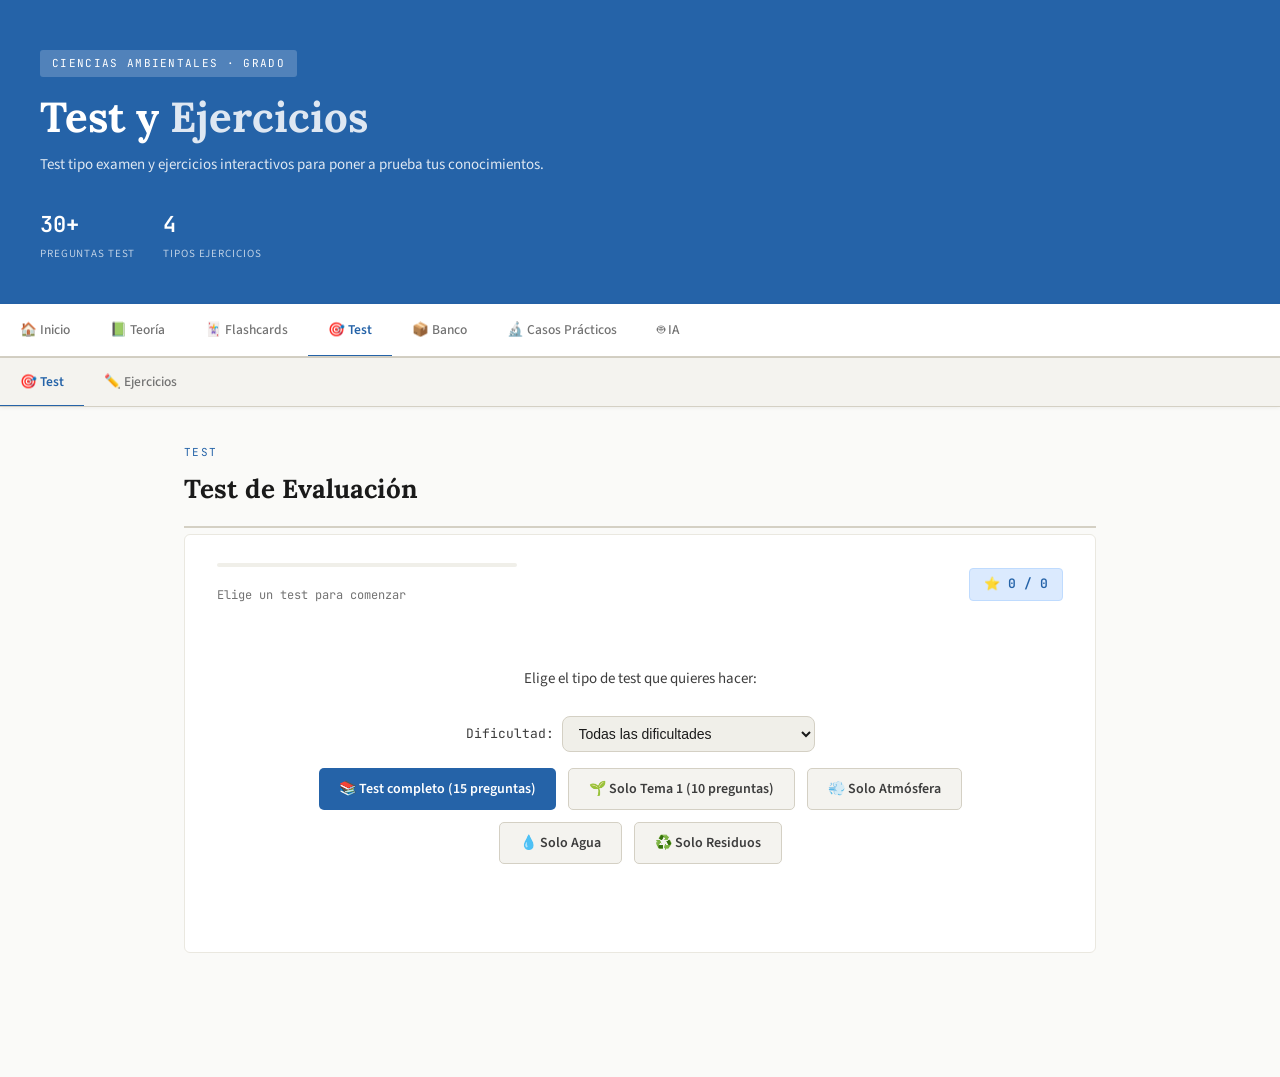
<file: test.html>
<!DOCTYPE html>
<html lang="es">
<head>
<meta charset="UTF-8">
<meta name="viewport" content="width=device-width, initial-scale=1.0">
<title>Test y Ejercicios — Medio Ambiente</title>
<link rel="stylesheet" href="css/estilos.css">
</head>
<body>

<div class="scroll-progress" id="scroll-progress"></div>

<div class="hero">
  <div class="hero-badge">Ciencias Ambientales · Grado</div>
  <h1>Test y <span>Ejercicios</span></h1>
  <p>Test tipo examen y ejercicios interactivos para poner a prueba tus conocimientos.</p>
  <div class="hero-stats">
    <div class="hero-stat"><span class="num">30+</span><span class="lbl">Preguntas test</span></div>
    <div class="hero-stat"><span class="num">4</span><span class="lbl">Tipos ejercicios</span></div>
  </div>
</div>

<nav>
  <a href="index.html" class="nav-link">🏠 Inicio</a>
  <a href="teoria.html" class="nav-link">📗 Teoría</a>
  <a href="flashcards.html" class="nav-link">🃏 Flashcards</a>
  <a href="test.html" class="nav-link active">🎯 Test</a>
  <a href="banco.html" class="nav-link">📦 Banco</a>
  <a href="casos-practicos.html" class="nav-link">🔬 Casos Prácticos</a>
  <a href="ia.html" class="nav-link">🤖 IA</a>
</nav>

<nav class="theory-subnav" id="test-tabs">
  <button class="nav-btn active" onclick="switchTab('test')">🎯 Test</button>
  <button class="nav-btn" onclick="switchTab('ejercicios')">✏️ Ejercicios</button>
</nav>

<main>

<!-- ============================================================
     TEST DE PREGUNTAS
     ============================================================ -->
<div id="test" class="section active">
  <p class="section-subtitle">Test</p>
  <h1 class="section-title">Test de Evaluación</h1>
  <div class="card">
    <div class="quiz-header">
      <div>
        <div class="progress-bar" style="width:300px;max-width:100%">
          <div class="progress-fill" id="quiz-progress-bar" style="width:0%"></div>
        </div>
        <div class="quiz-progress" id="quiz-progress-text">Elige un test para comenzar</div>
      </div>
      <div class="quiz-score-badge" id="quiz-score-display">⭐ 0 / 0</div>
    </div>
    <div id="quiz-container">
      <div style="text-align:center;padding:40px">
        <p style="color:var(--text2);font-size:15px;margin-bottom:24px">Elige el tipo de test que quieres hacer:</p>
        <div style="display:flex;gap:8px;justify-content:center;flex-wrap:wrap;margin-bottom:16px;align-items:center">
          <label style="color:var(--text2);font-size:13px;white-space:nowrap;font-family:var(--mono)">Dificultad:</label>
          <select id="test-difficulty" style="background:var(--surface);border:1px solid var(--border);color:var(--text);padding:8px 12px;border-radius:8px;font-size:14px;cursor:pointer">
            <option value="all">Todas las dificultades</option>
            <option value="easy">🟢 Fácil</option>
            <option value="medium">🟡 Medio</option>
            <option value="hard">🔴 Difícil</option>
            <option value="mixed">🔥 Mixto (proporción equilibrada)</option>
          </select>
        </div>
        <div style="display:flex;gap:12px;justify-content:center;flex-wrap:wrap;margin-bottom:20px">
          <button class="btn" onclick="startQuiz('all', 15)">📚 Test completo (15 preguntas)</button>
          <button class="btn btn-secondary" onclick="startQuiz('t1', 10)">🌱 Solo Tema 1 (10 preguntas)</button>
          <button class="btn btn-secondary" onclick="startQuiz('t2atm', 10)">💨 Solo Atmósfera</button>
          <button class="btn btn-secondary" onclick="startQuiz('t2agua', 10)">💧 Solo Agua</button>
          <button class="btn btn-secondary" onclick="startQuiz('t2res', 10)">♻️ Solo Residuos</button>
        </div>
      </div>
    </div>
    <div class="score-summary" id="quiz-summary">
      <div class="score-big" id="final-score">--</div>
      <div class="score-label" id="final-label">Test completado</div>
      <div class="score-msg" id="final-msg"></div>
      <div id="difficulty-breakdown" style="margin-top:14px;font-family:var(--mono);font-size:13px;color:var(--text2);line-height:1.8"></div>
      <div style="margin-top:20px;display:flex;justify-content:center;gap:12px;flex-wrap:wrap">
        <button class="btn" onclick="startQuiz('all', 15)">🔄 Repetir test</button>
        <button class="btn btn-secondary" onclick="switchTab('ejercicios')">✏️ Hacer ejercicios</button>
      </div>
    </div>
  </div>
</div>

<!-- ============================================================
     EJERCICIOS INTERACTIVOS
     ============================================================ -->
<div id="ejercicios" class="section">
  <p class="section-subtitle">Ejercicios</p>
  <h1 class="section-title">Ejercicios Interactivos</h1>

  <div class="card card-accent">
    <h2>Verdadero o Falso</h2>
    <p>Indica si cada afirmación es verdadera o falsa:</p>
    <div id="tf-container"></div>
    <div style="margin-top:16px">
      <button class="btn btn-secondary" onclick="resetTF()">🔄 Reiniciar</button>
      <span id="tf-score" style="margin-left:16px;font-family:var(--mono);font-size:13px;color:var(--accent)"></span>
    </div>
  </div>

  <div class="card card-blue">
    <h2>Relacionar Conceptos</h2>
    <p>Haz clic en un término de la columna izquierda y luego en su definición en la derecha:</p>
    <div class="matching-grid">
      <div id="match-terms"></div>
      <div id="match-defs"></div>
    </div>
    <div id="match-feedback" style="margin-top:12px;font-size:14px;color:var(--text3)"></div>
    <button class="btn btn-secondary" onclick="resetMatching()" style="margin-top:12px">🔄 Reiniciar</button>
  </div>

  <div class="card card-gold">
    <h2>Completar las Frases</h2>
    <p>Escribe la palabra o concepto correcto en cada hueco:</p>
    <div id="fillblank-container"></div>
    <div class="quiz-actions">
      <button class="btn" onclick="checkFillBlanks()">Comprobar respuestas</button>
      <button class="btn btn-secondary" onclick="resetFillBlanks()">🔄 Reiniciar</button>
      <span id="fill-score" style="font-family:var(--mono);font-size:13px;color:var(--accent)"></span>
    </div>
  </div>

  <div class="card card-red">
    <h2>Ordenar la Jerarquía de Residuos</h2>
    <p>¿En qué orden se deben gestionar los residuos de mejor a peor opción según el principio 3RVE? (Del 1 = mejor al 5 = peor)</p>
    <div id="hierarchy-exercise" style="margin-top:14px"></div>
    <button class="btn" onclick="checkHierarchy()" style="margin-top:14px">Comprobar</button>
    <button class="btn btn-secondary" onclick="initHierarchy()" style="margin-top:14px">🔄 Reiniciar</button>
    <div id="hierarchy-feedback" style="margin-top:12px;font-size:14px;color:var(--text3)"></div>
  </div>
</div>

</main>

<button class="back-to-top" id="back-to-top" onclick="window.scrollTo({top:0,behavior:'smooth'})" title="Volver arriba">↑</button>

<script>
function switchTab(id) {
  document.querySelectorAll('.section').forEach(s => s.classList.remove('active'));
  document.querySelectorAll('#test-tabs .nav-btn').forEach(b => b.classList.remove('active'));
  document.getElementById(id).classList.add('active');
  const tabMap = { 'test': 0, 'ejercicios': 1 };
  document.querySelectorAll('#test-tabs .nav-btn')[tabMap[id]].classList.add('active');
  window.scrollTo(0, 0);
}

// ============================================================
// QUIZ DATA
// ============================================================
const allQuestions = [
  // ── TEMA 1 ──────────────────────────────────────────────────
  {t:'t1', difficulty:'easy', q:'¿Cuándo y dónde se estableció la 1ª definición de Medio Ambiente?', opts:['1972 en Estocolmo','1987 en Montreal','1992 en Río de Janeiro','1980 en Nueva York'], ans:0, exp:'La 1ª definición oficial de Medio Ambiente se estableció en la Conferencia de las Naciones Unidas (UNEP) en Estocolmo en 1972.'},
  {t:'t1', difficulty:'easy', q:'¿Cuántos Objetivos de Desarrollo Sostenible existen?', opts:['10','15','17','20'], ans:2, exp:'Son 17 ODS establecidos el 25 de septiembre de 2015, con horizonte de cumplimiento en 2030.'},
  {t:'t1', difficulty:'easy', q:'¿Qué documento de 1987 popularizó el concepto de Desarrollo Sostenible?', opts:['Protocolo de Montreal','Informe Brundtland','Declaración de Río','Agenda 21'], ans:1, exp:'El Informe Brundtland (1987) fue clave para el inicio del estudio del desarrollo sostenible y definió el concepto de forma canónica.'},
  {t:'t1', difficulty:'easy', q:'¿Qué capa de la Tierra incluye mares, ríos y acuíferos?', opts:['Litosfera','Atmósfera','Hidrosfera','Biosfera'], ans:2, exp:'La Hidrosfera comprende las aguas superficiales y subterráneas: mares, ríos y acuíferos.'},
  {t:'t1', difficulty:'medium', q:'¿Cuál es la acción de la Administración más costosa de implementar?', opts:['El castigo','El premio','La persuasión','La inacción vigilante'], ans:2, exp:'La persuasión requiere inversión pública en acciones de formación, sensibilización y educación cívica, lo que supone un coste continuo.'},
  {t:'t1', difficulty:'easy', q:'¿Qué acuerdo firmado en 1992 creó la Agenda 21?', opts:['Protocolo de Kioto','Cumbre de Río','Protocolo de Montreal','Cumbre de Johannesburgo'], ans:1, exp:'La Cumbre de Río de 1992 (1ª COP) elaboró la Declaración de Río y la Agenda 21.'},
  {t:'t1', difficulty:'easy', q:'¿Qué estudia el Análisis de Ciclo de Vida (ACV)?', opts:['Solo la fase de uso de un producto','Las cargas ambientales de toda la cadena de vida de un producto','Solo las emisiones de CO₂','Los costes económicos de producción'], ans:1, exp:'El ACV evalúa las cargas ambientales desde la materia prima hasta el final de vida, cuantificando uso de energía, materiales y emisiones.'},
  {t:'t1', difficulty:'medium', q:'¿Cuál es la diferencia entre bioacumulación del mercurio y los vertidos de petróleo?', opts:['El mercurio se acumula en organismos mientras el petróleo solo afecta a la superficie','Son iguales en sus efectos','El petróleo se acumula en tejidos y el mercurio no','El mercurio solo afecta al agua dulce'], ans:0, exp:'El mercurio es bioacumulable, se acumula en los organismos vivos a través de la cadena trófica. El petróleo principalmente forma películas superficiales.'},
  // ── ATMÓSFERA ────────────────────────────────────────────────
  {t:'t2atm', difficulty:'easy', q:'¿Cuál es un ejemplo de contaminante secundario?', opts:['CO₂ de un coche','SO₂ de una chimenea','NO₂ formado en la atmósfera','Partículas de polvo industrial'], ans:2, exp:'El NO₂ es secundario porque no se emite directamente; se forma en la atmósfera a partir del NO (contaminante primario) por transformaciones fotoquímicas.'},
  {t:'t2atm', difficulty:'easy', q:'¿Qué medida de control es la más barata y eficaz?', opts:['Medidas secundarias (filtros)','Medidas primarias (modificar el proceso)','Prevención de la contaminación (antes del proceso)','Mejora de la dispersión con chimeneas altas'], ans:2, exp:'La prevención es lo más recomendable, eficaz y barato ya que actúa antes de que se genere el contaminante.'},
  {t:'t2atm', difficulty:'easy', q:'¿A partir de qué temperatura reacciona el N₂ y genera NOx?', opts:['800°C','1000°C','1300°C','1500°C'], ans:2, exp:'El N₂ reacciona a temperaturas superiores a 1300°C, donde deja de ser inerte.'},
  {t:'t2atm', difficulty:'easy', q:'¿Para qué tamaño de partícula son eficientes las cámaras de sedimentación?', opts:['d ≥ 0,1 μm','d ≥ 5 μm','d ≥ 10 μm','d ≥ 50 μm'], ans:3, exp:'Las cámaras de sedimentación son eficientes solo para partículas grandes de d ≥ 50 μm. Por eso se usan como pretratamiento.'},
  {t:'t2atm', difficulty:'easy', q:'¿Qué gas ionizante es necesario para un precipitador electrostático?', opts:['Solo N₂','Solo CH₄','H₂O, CO₂, SO₂ o O₂ (cualquiera de ellos)','Solo CO₂'], ans:2, exp:'El precipitador electrostático requiere al menos uno de los siguientes gases ionizantes: H₂O, CO₂, SO₂ u O₂.'},
  {t:'t2atm', difficulty:'medium', q:'¿Por qué los filtros de mangas SOLO se usan con corrientes secas?', opts:['Porque el material se corrode con agua','Porque la humedad formaría un pegote que obstruiría las mangas','Porque la temperatura húmeda rompe las fibras','Porque se necesitan gases ionizantes'], ans:1, exp:'Si las mangas se humedecen, el polvo y la humedad forman un pegote que obstruye completamente el filtro.'},
  {t:'t2atm', difficulty:'easy', q:'¿Cuál es el adsorbente más eficiente?', opts:['Gel de sílice','Alúmina activada','Carbón activo','Zeolitas'], ans:2, exp:'El carbón activo es el principal y más eficiente adsorbente. Nanoporoso, eficiencia: 95-99%. Especialmente para COVs y disolventes orgánicos.'},
  {t:'t2atm', difficulty:'easy', q:'¿Cuándo se producen las 3 catástrofes históricas de smog mencionadas?', opts:['1910, 1930, 1950','1930 (Bélgica), 1948 (EE.UU.), 1952 (Londres)','1945, 1950, 1960','1920, 1940, 1960'], ans:1, exp:'Valle del Meuse (Bélgica, 1930), Donora Pennsylvania (EE.UU., 1948) y "El gran smog de Londres" (1952).'},
  // ── AGUA ─────────────────────────────────────────────────────
  {t:'t2agua', difficulty:'medium', q:'¿Qué indica una relación DBO/DQO < 0,2?', opts:['El agua es fácilmente tratable biológicamente','Predominio de materia orgánica biodegradable','Predominio de contaminantes inorgánicos no biodegradables','El agua no necesita tratamiento'], ans:2, exp:'Una relación DBO/DQO < 0,2 indica predominio de contaminantes inorgánicos no biodegradables (agua poco biodegradable).'},
  {t:'t2agua', difficulty:'easy', q:'¿Qué es la eutrofización?', opts:['Aumento de la salinidad del agua','Crecimiento excesivo de algas por exceso de N y P que consume O₂','Contaminación por metales pesados','Aumento de temperatura del agua'], ans:1, exp:'La eutrofización es el crecimiento excesivo de algas y plantas acuáticas provocado por exceso de nutrientes (N y P).'},
  {t:'t2agua', difficulty:'easy', q:'¿Cuál es la fuente de contaminación de mayor impacto en el agua?', opts:['Urbana','Agrícola','Industrial','Vertederos'], ans:2, exp:'La fuente industrial es la de mayor impacto, por la gran variedad de contaminantes: metales pesados, cambios de pH/T, radiactividad, aceites y grasas.'},
  {t:'t2agua', difficulty:'easy', q:'¿Para qué tipo de núcleos urbanos son aptas las tecnologías blandas?', opts:['Cualquier tamaño','Menos de 15.000 hab.','Más de 50.000 hab.','Solo ciudades industriales'], ans:1, exp:'Las tecnologías blandas son aplicables a vertidos totalmente degradables sin componente industrial, en núcleos de menos de 15.000 habitantes.'},
  {t:'t2agua', difficulty:'easy', q:'¿Qué efecto tiene el aumento de temperatura en el O₂ disuelto del agua?', opts:['Aumenta la solubilidad del O₂','No tiene efecto','Disminuye la solubilidad del O₂','Solo afecta a la densidad del agua'], ans:2, exp:'El aumento de temperatura disminuye la solubilidad del O₂ en el agua, lo que reduce el O₂ disponible para los seres vivos.'},
  {t:'t2agua', difficulty:'easy', q:'¿Qué es la bioacumulación?', opts:['La degradación de contaminantes por bacterias','La acumulación de compuestos tóxicos en los organismos a lo largo de la cadena trófica','El proceso de filtración natural del suelo','La fotosíntesis de algas contaminadas'], ans:1, exp:'La bioacumulación es el proceso por el que ciertos contaminantes (como metales pesados Hg, Pb, Cd) se acumulan y concentran en la cadena trófica.'},
  // ── RESIDUOS ─────────────────────────────────────────────────
  {t:'t2res', difficulty:'easy', q:'¿Cuál es el orden correcto de la jerarquía de gestión de residuos (de mejor a peor)?', opts:['Reciclar → Reducir → Eliminar → Valorizar','Prevención → Preparación reutilización → Reciclado → Valorización → Eliminación','Eliminar → Valorizar → Reciclar → Reducir','Reciclado → Valorización → Prevención → Eliminación'], ans:1, exp:'La jerarquía 3RVE: Prevención → Preparación para reutilización → Reciclado → Valorización → Eliminación (vertedero).'},
  {t:'t2res', difficulty:'easy', q:'¿Qué fórmula calcula la Fracción Biodegradable?', opts:['FB = 0,83 + 0,028 · CL','FB = 0,83 − 0,028 · CL','FB = 0,28 · CL / 0,83','FB = CL / (0,83 × 0,028)'], ans:1, exp:'FB = 0,83 − 0,028 · CL, donde CL es el contenido en lignina. A mayor lignina, menor FB y menor biodegradabilidad.'},
  {t:'t2res', difficulty:'medium', q:'¿Cuál es la diferencia entre reciclado secundario y terciario?', opts:['El secundario es químico y el terciario mecánico','El secundario es físico (el material no cambia) y el terciario es químico (el polímero se descompone en monómeros)','El secundario es solo para papel y el terciario para vidrio','No hay diferencia'], ans:1, exp:'Reciclado 2º (mecánico/físico): el mismo material entra y sale. Reciclado 3º (químico): solo para polímeros, se descompone en monómeros.'},
  {t:'t2res', difficulty:'medium', q:'¿Cuándo se prefiere biometanización sobre compostaje?', opts:['Cuando hay alta FB y poca humedad','Cuando hay baja FB y/o hay demasiada humedad (el O₂ no puede pasar)','Siempre que sea posible','Cuando el residuo tiene metales pesados'], ans:1, exp:'La biometanización se aplica cuando hay baja FB o cuando hay demasiada humedad que impide el paso del O₂ necesario para el compostaje aeróbico.'},
  {t:'t2res', difficulty:'easy', q:'¿Qué son los residuos inertes?', opts:['Residuos que no contaminan pero pueden sufrir transformaciones','Residuos que no sufren reacciones ni transformaciones, no solubles, no combustibles, no biodegradables','Residuos con características peligrosas','Residuos asimilables a urbanos'], ans:1, exp:'Los inertes son residuos que no sufren ningún tipo de reacción o transformación, no solubles, no combustibles, no reactivos, no biodegradables.'},
  {t:'t2res', difficulty:'easy', q:'¿Qué indica el asterisco (*) en un código LER?', opts:['Que el residuo es inerte','Que el residuo es peligroso (RTP)','Que el residuo debe incinerarse','Que el residuo proviene de la industria'], ans:1, exp:'El asterisco (*) en el código LER indica que el residuo es peligroso (RTP). Incluye envases que hayan contenido sustancias peligrosas.'},
  {t:'t2res', difficulty:'easy', q:'¿Qué ventajas tiene la incineración de residuos?', opts:['Genera residuos sólidos peligrosos','Reduce el volumen y obtiene energía (valorización energética)','Es la opción más barata de todas','No genera emisiones gaseosas'], ans:1, exp:'La incineración sirve para obtener energía (valorización energética) antes del vertedero y reduce considerablemente el volumen.'},
  // ── EDAR ─────────────────────────────────────────────────────
  {t:'t2agua', difficulty:'easy', q:'¿Cuántas líneas tiene una EDAR completa?', opts:['1 (solo agua)','2 (agua y lodos)','3 (agua, lodos y gas)','4'], ans:2, exp:'Una EDAR tiene 3 líneas: línea de agua, línea de lodos y línea de gases (opcional, cuando los fangos se tratan anaeróbicamente produciendo biogás).'},
  {t:'t2agua', difficulty:'easy', q:'¿Qué reducciones mínimas exige la ley al tratamiento primario?', opts:['SS↓>20% y DBO₅↓>50%','SS↓>50% y DBO₅↓>20%','SS↓>90% y DBO₅↓>90%','SS↓>30% y DBO₅↓>30%'], ans:1, exp:'La ley exige: SS debe reducirse más del 50% y DBO₅ debe reducirse más del 20%.'},
  {t:'t2agua', difficulty:'easy', q:'¿Qué porcentaje de materia orgánica biodegradable puede eliminar el tratamiento secundario?', opts:['50%','70%','90%','100%'], ans:2, exp:'El tratamiento secundario puede eliminar hasta el 90% de la MO biodegradable. NO puede eliminar la MO no biodegradable.'},
  {t:'t2agua', difficulty:'easy', q:'¿Cuál es el método de desinfección más simple y barato en una EDAR?', opts:['Lámparas UV','Ozonización','Cloración con Cl₂ gaseoso','Ultrafiltración'], ans:2, exp:'La cloración con cloro gaseoso es el método más sencillo y barato. Las lámparas UV son caras pero eficaces. La ozonización mata todos los microorganismos pero también es más cara.'},
  {t:'t2agua', difficulty:'easy', q:'¿Qué tipo de laguna es profunda y poco extensa?', opts:['Aerobia','Facultativa','Anaerobia','De maduración'], ans:2, exp:'Las lagunas anaerobias son de pequeña superficie pero gran profundidad, para favorecer las condiciones de anoxia. Las aerobias son poco profundas y extensas.'},
  {t:'t2agua', difficulty:'easy', q:'¿Qué produce la digestión anaerobia de los fangos en la línea de lodos?', opts:['Solo un residuo sólido aplicable al terreno','Solo un gas combustible','Biogás (CH₄) + digestato (residuo sólido)','Solo CO₂ y agua'], ans:2, exp:'La digestión anaerobia produce DOS cosas: biogás (principalmente CH₄, con alto poder calorífico) y digestato (abono de baja calidad). No produce solo uno de los dos.'},
  {t:'t2agua', difficulty:'easy', q:'¿Para qué tipo de núcleos urbanos son apropiadas las tecnologías blandas de depuración?', opts:['Más de 100.000 habitantes','Entre 15.000 y 50.000 habitantes','Menos de 15.000 habitantes','Cualquier tamaño'], ans:2, exp:'Las tecnologías blandas (lagunaje, filtros verdes) son aplicables a núcleos urbanos de menos de 15.000 habitantes, con vertidos biodegradables y sin componente industrial significativo.'},
  {t:'t2agua', difficulty:'easy', q:'En los filtros verdes, ¿hasta qué porcentaje de MO puede eliminarse por proceso biológico?', opts:['50%','75%','85%','95%'], ans:2, exp:'En los filtros verdes, la metabolización de la MO por microorganismos del suelo puede eliminar hasta el 85% de la materia orgánica.'},
  // ── BLOQUE A — NUEVAS FÁCIL ──────────────────────────────────
  {t:'t1', difficulty:'easy', q:'¿En qué año y ciudad se celebró la primera Conferencia de la ONU sobre Medio Ambiente?', opts:['1972, Estocolmo','1987, Montreal','1992, Río de Janeiro','1997, Kioto'], ans:0, exp:'La Conferencia de Estocolmo 1972 fue la primera conferencia de la ONU sobre Medio Ambiente y produjo la primera definición oficial de Medio Ambiente.'},
  {t:'t1', difficulty:'easy', q:'¿Qué documento de 1987 definió por primera vez el Desarrollo Sostenible?', opts:['Protocolo de Kioto','Declaración de Río','Informe Brundtland','Agenda 21'], ans:2, exp:'El Informe Brundtland (1987) definió DS como "aquel que satisface las necesidades actuales sin comprometer las de las generaciones futuras". Ese mismo año se firmó el Protocolo de Montreal.'},
  {t:'t1', difficulty:'easy', q:'¿Cuántos Objetivos de Desarrollo Sostenible (ODS) tiene la Agenda 2030?', opts:['12','15','17','21'], ans:2, exp:'Son 17 ODS, establecidos el 25 de septiembre de 2015 en la Cumbre de la ONU.'},
  {t:'t1', difficulty:'easy', q:'¿Cuáles son los tres componentes de la Biosfera según la definición de Medio Ambiente?', opts:['Troposfera, Estratosfera y Mesosfera','Atmósfera, Hidrosfera y Litosfera','Flora, Fauna y Microorganismos','Aire, Agua y Suelo'], ans:1, exp:'La Biosfera contempla la Atmósfera (capa gaseosa), la Hidrosfera (aguas superficiales y subterráneas) y la Litosfera (suelos).'},
  {t:'t1', difficulty:'easy', q:'¿Qué herramienta evalúa las cargas ambientales de un producto desde la materia prima hasta el fin de vida?', opts:['Huella de Carbono','Análisis de Ciclo de Vida (ACV)','Estudio de Impacto Ambiental','Protocolo de Kioto'], ans:1, exp:'El ACV identifica y cuantifica el uso de materia/energía y emisiones a lo largo de todo el ciclo de vida del producto.'},
  {t:'t2atm', difficulty:'easy', q:'¿Qué capa de la atmósfera contiene la capa de ozono?', opts:['Troposfera','Estratosfera','Mesosfera','Termosfera'], ans:1, exp:'La capa de ozono (O₃) se encuentra en la Estratosfera (10-50 km). Absorbe la radiación UV protegiéndonos de ella.'},
  {t:'t2atm', difficulty:'easy', q:'¿Cuál es la diferencia fundamental entre un contaminante primario y uno secundario?', opts:['El primario es más tóxico','El primario se emite directamente a la atmósfera; el secundario se forma en ella por reacciones químicas','El primario viene de industrias; el secundario de vehículos','El primario es sólido; el secundario es gaseoso'], ans:1, exp:'Contaminante primario: emitido directamente por la fuente. Secundario: no se emite, se forma en la atmósfera por transformaciones químicas/fotoquímicas de los primarios.'},
  {t:'t2atm', difficulty:'easy', q:'¿Cuál es el tamaño mínimo de partícula que elimina un ciclón con más del 90% de eficiencia?', opts:['≥50 µm','≥20 µm','≥10 µm','≥1 µm'], ans:2, exp:'Los ciclones retienen más del 90% de las partículas con d≥10µm. Son pretratamientos, no medidas secundarias definitivas.'},
  {t:'t2atm', difficulty:'easy', q:'¿Qué son las "3T" de la incineración de COVs?', opts:['Temperatura, Tiempo, Turbulencia','Temperatura, Toxicidad, Tratamiento','Turbulencia, Toxicidad, Tiempo','Temperatura, Tonelaje, Tratamiento'], ans:0, exp:'Las 3T son Temperatura (mayor T → reacción más rápida), Tiempo de residencia y Turbulencia (favorece mezcla con O₂ y combustión completa).'},
  {t:'t2agua', difficulty:'easy', q:'¿Qué mide la DBO₅?', opts:['El oxígeno necesario para oxidar toda la MO por vía química','El oxígeno que bacterias aerobias necesitan para oxidar la MO biodegradable en 5 días','La concentración total de materia orgánica disuelta','La cantidad de sólidos en suspensión del agua'], ans:1, exp:'DBO₅ = Demanda Biológica de Oxígeno a 5 días. Mide el O₂ (mg/L) que las bacterias aerobias necesitan para oxidar la MO biodegradable. Solo mide MO biodegradable.'},
  {t:'t2agua', difficulty:'easy', q:'¿Qué significa una conductividad elevada en una muestra de agua?', opts:['Alta concentración de materia orgánica','Alta salinidad o valores anómalos de pH','Alta concentración de bacterias','Temperatura elevada del agua'], ans:1, exp:'La conductividad mide la capacidad de transportar corriente eléctrica. Una conductividad elevada implica alta concentración de iones, es decir, alta salinidad o pH anómalo.'},
  {t:'t2agua', difficulty:'easy', q:'¿Cuál es el objetivo de la desinfección al final del tratamiento en una EDAR?', opts:['Eliminar los sólidos en suspensión restantes','Eliminar bacterias y patógenos remanentes','Reducir el DBO₅ por debajo del límite legal','Eliminar los metales pesados del agua'], ans:1, exp:'La desinfección elimina bacterias y patógenos remanentes. No consigue esterilización completa: el agua queda apta para riego o limpieza exterior, NUNCA para consumo humano directo.'},
  {t:'t2res', difficulty:'easy', q:'¿Cuál es la primera prioridad en la jerarquía de gestión de residuos (3RVE)?', opts:['Reciclaje','Reutilización','Prevención (no generación de residuos)','Valorización energética'], ans:2, exp:'La prevención (no generar residuos o minimizarlos) es siempre la mejor opción. El mejor residuo es el que no se genera.'},
  {t:'t2res', difficulty:'easy', q:'¿Qué SIG gestiona los envases de plástico, metal y cartón (contenedor amarillo)?', opts:['ECOVIDRIO','SIGRE','ECOEMBES','SIGAUS'], ans:2, exp:'ECOEMBES gestiona los envases de plástico, metal y cartón. Los fabricantes de envases tienen la obligación de responsabilizarse de sus productos al final de su vida útil.'},
  {t:'t2res', difficulty:'easy', q:'¿Qué es el compostaje?', opts:['Descomposición anaerobia de MO que produce biogás','Fermentación aeróbica de materia orgánica que produce compost (abono)','Incineración controlada de residuos orgánicos','Tratamiento químico de polímeros'], ans:1, exp:'El compostaje es el reciclado 4° (biológico) aeróbico: fermentación con O₂ de MO → se obtiene compost (abono). Solo para alimentos y materia orgánica con alto FB.'},
  // ── BLOQUE B — NUEVAS MEDIO ──────────────────────────────────
  {t:'t1', difficulty:'medium', q:'¿Cuál de las 5 acciones de la Administración representa la postura más permisiva hacia el mercado?', opts:['El castigo (ecotasas)','El premio (subvenciones)','La persuasión (formación)','Inacción vigilante'], ans:3, exp:'La inacción vigilante es la postura más laxa: dejar la protección del MA al mercado y solo vigilar espacios naturales de especial relevancia. Es la acción número 5, la menos intervencionista.'},
  {t:'t1', difficulty:'medium', q:'La Cumbre de Río de 1992 produjo varios documentos. ¿Cuáles son los dos instrumentos con fuerza jurídica OBLIGATORIA?', opts:['Agenda 21 y Declaración de Río','Convenio sobre Biodiversidad y Convenio Marco sobre Cambio Climático','Protocolo de Kioto y Agenda 21','Declaración de Río y Protocolo de Montreal'], ans:1, exp:'Solo el Convenio sobre Biodiversidad y el Convenio Marco sobre Cambio Climático tienen fuerza jurídica obligatoria. La Declaración de Río y la Agenda 21 son documentos declarativos, no vinculantes.'},
  {t:'t1', difficulty:'medium', q:'¿Qué diferencia al ACV de la Huella de Carbono?', opts:['El ACV solo mide CO₂; la Huella de Carbono mide todos los impactos','El ACV evalúa todas las cargas ambientales del ciclo de vida; la Huella de Carbono solo cuantifica las emisiones de GEI','Son exactamente lo mismo con distinto nombre','La Huella de Carbono abarca todo el ciclo de vida; el ACV solo la fase de producción'], ans:1, exp:'El ACV es más amplio: evalúa todas las cargas ambientales (energía, agua, residuos, emisiones). La Huella de Carbono es específica: solo cuantifica las emisiones de GEI expresadas como CO₂ equivalente.'},
  {t:'t2atm', difficulty:'medium', q:'¿Por qué los precipitadores electrostáticos NO funcionan con cualquier corriente gaseosa?', opts:['Son demasiado caros para corrientes comunes','Requieren gases ionizantes (H₂O, CO₂, SO₂ u O₂) para cargar las partículas mediante efecto corona','Solo funcionan a temperaturas por encima de 500°C','No admiten variaciones de caudal'], ans:1, exp:'El ESP necesita gases con electrones libres (H₂O, CO₂, SO₂, O₂) para producir el efecto corona que ioniza y carga las partículas. Sin gases ionizantes, el proceso no funciona.'},
  {t:'t2atm', difficulty:'medium', q:'¿En qué orden deben tratarse los contaminantes en un tren de tratamiento atmosférico?', opts:['Primero los gases, luego las partículas','Primero las partículas de menor a mayor tamaño, luego los gases','Primero las partículas de mayor a menor tamaño, luego los gases en orden de compatibilidad','El orden es indiferente si los equipos son suficientemente eficientes'], ans:2, exp:'Regla del profesor: primero partículas (mayor → menor tamaño), luego gases. Las partículas gruesas deben eliminarse antes para no obstruir los equipos de gases.'},
  {t:'t2atm', difficulty:'medium', q:'Un enunciado dice "combustión incompleta". ¿Qué contaminante debes añadir automáticamente aunque no esté mencionado?', opts:['SO₂','NOx','CO','PM10'], ans:2, exp:'Regla clave del profesor: combustión incompleta siempre implica CO, aunque no se mencione explícitamente. Los COVs de combustión incompleta van siempre acompañados de CO.'},
  {t:'t2atm', difficulty:'medium', q:'¿Cuál es el principal inconveniente de la absorción húmeda para eliminar SO₂?', opts:['Es poco eficiente, no llega al 50%','Genera aguas residuales, convirtiendo el problema de contaminación atmosférica en contaminación del agua','Requiere gases ionizantes específicos','Solo funciona a temperaturas muy bajas'], ans:1, exp:'La absorción húmeda tiene ~95% de eficiencia para SO₂, pero genera aguas residuales contaminadas que deben tratarse. Traslada el problema del aire al agua.'},
  {t:'t2atm', difficulty:'medium', q:'¿Qué diferencia fundamental hay entre ciclones en serie y ciclones en paralelo?', opts:['En serie aumenta la capacidad volumétrica; en paralelo aumenta la eficiencia','En serie aumenta la eficiencia; en paralelo aumenta la capacidad volumétrica','No hay diferencia práctica entre ambas configuraciones','En serie se usan para partículas finas; en paralelo para partículas gruesas'], ans:1, exp:'Ciclones en serie: el gas pasa por varios consecutivos → mayor eficiencia. En paralelo: el caudal se divide entre varios ciclones → mayor capacidad volumétrica total.'},
  {t:'t2atm', difficulty:'medium', q:'¿En qué condiciones climáticas es más grave el smog fotoquímico?', opts:['Invierno, nublado, lluvioso y frío','Verano, soleado, seco, cálido y con muchos vehículos','Primavera, con viento fuerte y alta humedad','Otoño, con temperatura moderada y lluvia ocasional'], ans:1, exp:'El smog fotoquímico (NOx + COVs + luz solar) es peor en lugares de clima seco, cálido y soleado con muchos vehículos. La peor estación es el verano.'},
  {t:'t2atm', difficulty:'medium', q:'¿A qué temperatura el N₂ atmosférico deja de ser inerte y se forman NOx?', opts:['Por encima de 800°C','Por encima de 1000°C','Por encima de 1300°C','Por encima de 1600°C'], ans:2, exp:'El N₂ reacciona y forma NOx a temperaturas superiores a 1300°C. Mantener la combustión por debajo de este umbral es una medida primaria de control de NOx.'},
  {t:'t2agua', difficulty:'medium', q:'Un agua tiene DBO₅ = 40 mg/L y DQO = 210 mg/L. ¿Qué indica esta relación y qué implica para el tratamiento?', opts:['Agua muy biodegradable, el tratamiento secundario biológico es suficiente','DBO/DQO < 0,2 → predominio de contaminantes no biodegradables → el secundario biológico no es suficiente','Agua con alta contaminación bacteriológica, solo necesita desinfección','El resultado es imposible, DQO nunca puede ser mayor que DBO'], ans:1, exp:'DBO/DQO = 40/210 ≈ 0,19 < 0,2 → predominio de MO no biodegradable. El tratamiento secundario biológico apenas actúa sobre estos compuestos. Necesita tratamiento terciario físico-químico.'},
  {t:'t2agua', difficulty:'medium', q:'¿Por qué el tratamiento secundario aeróbico no puede eliminar el 100% de la materia orgánica?', opts:['Porque los microorganismos se saturan con mucha MO','Porque solo actúa sobre la MO biodegradable; la MO no biodegradable requiere tratamiento terciario','Porque el proceso requiere más de 5 días para completarse','Porque consume demasiado oxígeno y el proceso se detiene'], ans:1, exp:'El tratamiento secundario elimina hasta el 90% de la MO biodegradable. La MO no biodegradable no puede ser metabolizada por los microorganismos y requiere tratamiento terciario específico.'},
  {t:'t2agua', difficulty:'medium', q:'¿Cuál es la diferencia entre fangos activados y lechos bacterianos en el reactor biológico?', opts:['Los fangos activados son anaerobios; los lechos bacterianos son aerobios','En fangos activados los microorganismos están en suspensión con aireación forzada; en lechos bacterianos forman una biopelícula sobre un soporte sólido','Los fangos activados solo tratan agua industrial; los lechos bacterianos tratan agua urbana','No hay diferencia, son dos nombres para el mismo proceso'], ans:1, exp:'Fangos activados: microorganismos en suspensión, aireación forzada. Lechos bacterianos: los microorganismos se asientan sobre un soporte sólido inerte formando una biopelícula.'},
  {t:'t2agua', difficulty:'medium', q:'¿Para qué tipo de agua residual son apropiadas las tecnologías blandas de depuración?', opts:['Aguas industriales con metales pesados y gran caudal','Aguas domésticas de núcleos < 15.000 hab, sin componente industrial, con vertidos totalmente biodegradables','Aguas con DBO/DQO < 0,2','Aguas de grandes ciudades con alta variación de caudal'], ans:1, exp:'Las tecnologías blandas (lagunaje, filtros verdes) solo son válidas para vertidos totalmente biodegradables, sin componente industrial, en núcleos <15.000 habitantes.'},
  {t:'t2res', difficulty:'medium', q:'¿Qué diferencia el reciclado secundario del terciario?', opts:['El secundario aplica reacciones químicas; el terciario solo transformaciones físicas','El secundario es solo transformación física (el material que entra = el que sale); el terciario implica reacción química y solo aplica a polímeros','El secundario es para metales; el terciario para plásticos','El secundario produce energía; el terciario produce nuevos materiales'], ans:1, exp:'Reciclado 2° (mecánico): transformación física, el mismo material entra y sale. Reciclado 3° (químico): solo polímeros, implica reacción química, produce monómeros de partida o hidrocarburos para energía.'},
  {t:'t2res', difficulty:'medium', q:'Un residuo tiene FB = 0,72, humedad del 55% y relación C/N adecuada. ¿Cuál es el tratamiento biológico más indicado?', opts:['Biometanización anaerobia','Compostaje aeróbico','Incineración','Reciclado terciario químico'], ans:1, exp:'FB = 0,72 → alta biodegradabilidad (>0,5 favorable para compostaje). Humedad 55% ≈ óptimo para compostaje (60%). Relación C/N adecuada. El compostaje aeróbico es la opción correcta.'},
  {t:'t2res', difficulty:'medium', q:'¿Cuándo un residuo puede dejar de ser residuo según la Ley 7/2022?', opts:['Cuando el ayuntamiento lo certifica como no peligroso','Cuando puede ser sometido a un proceso de valorización y existe demanda para él','Cuando ha pasado por un vertedero autorizado durante 5 años','Cuando su código LER no lleva asterisco'], ans:1, exp:'Fin de la condición de residuo: debe poder ser valorizado (reciclado, reutilizado, etc.) Y debe existir demanda para esa sustancia u objeto. Ambas condiciones son necesarias.'},
  {t:'t2res', difficulty:'medium', q:'¿Qué tipo de residuo industrial va a un vertedero de inertes?', opts:['Residuos peligrosos con baja toxicidad','Residuos no peligrosos inertes: escombros, cenizas, arena, virutas metálicas','Residuos no peligrosos no inertes: restos orgánicos, neumáticos','Todos los residuos industriales van al mismo vertedero'], ans:1, exp:'Los residuos inertes (inocuos, no solubles, no combustibles, no reactivos, no biodegradables) van a vertederos específicos de inertes. Los peligrosos van a vertederos de peligrosos.'},
  {t:'t2res', difficulty:'medium', q:'¿Cuál es la diferencia entre incineración y pirólisis como tratamientos térmicos de residuos?', opts:['La incineración usa temperatura más alta que la pirólisis','La incineración es oxidación con exceso de O₂; la pirólisis es descomposición térmica en ausencia de O₂','La pirólisis produce más energía que la incineración','No hay diferencia, son el mismo proceso con distinto nombre'], ans:1, exp:'Incineración: oxidación controlada con EXCESO de O₂ → reduce volumen/peso y aprovecha energía. Pirólisis: descomposición térmica sin O₂ → produce gases, líquidos y sólidos carbonosos.'},
  {t:'t2agua', difficulty:'medium', q:'¿Qué ocurre con los lodos del tratamiento terciario en comparación con los del primario y secundario?', opts:['Se gestionan igual porque todos son lodos','Se gestionan diferente porque contienen compuestos peligrosos, por eso no se recogen en la línea de lodos estándar','Los lodos terciarios son los más limpios y se pueden aplicar directamente al suelo','Los lodos terciarios tienen más MO y se aprovechan mejor como biogás'], ans:1, exp:'Los lodos del terciario contienen compuestos peligrosos (metales, tóxicos, etc.) y NO se gestionan igual que los del primario y secundario. Por eso no se recogen en la línea de lodos convencional.'},
  {t:'t2atm', difficulty:'medium', q:'¿Qué reacción produce la lluvia ácida a partir del SO₂ atmosférico?', opts:['SO₂ + H₂O → H₂SO₃ directamente sin más pasos','SO₂ → SO₃ → H₂SO₄ (con O₃ y H₂O) → deposición ácida','SO₂ + NOx → ácido nítrico y sulfúrico simultáneamente','SO₂ se deposita directamente sin reaccionar con el agua'], ans:1, exp:'Acidificación: SO₂ se oxida a SO₃, que reacciona con agua formando H₂SO₄ (ácido sulfúrico) → lluvia ácida. Esta disuelve construcciones de piedra caliza: CaCO₃ + H₂SO₄ → CaSO₄·2H₂O + CO₂ + H₂O.'},
  {t:'t2res', difficulty:'medium', q:'¿Por qué el papel y el plástico pierden propiedades en el reciclado secundario mientras que los metales y el vidrio no?', opts:['Porque el papel y el plástico son más baratos y no vale la pena mantener su calidad','Porque sus macromoléculas se acortan durante el proceso mecánico, perdiendo propiedades','Porque el reciclado secundario de papel y plástico implica reacciones químicas','El enunciado es incorrecto: todos los materiales pierden propiedades por igual'], ans:1, exp:'El papel y los polímeros están formados por macromoléculas (cadenas largas). El reciclado mecánico las acorta → pérdida de propiedades. Los metales y el vidrio tienen estructura que se recupera completamente al fundirse.'},
  {t:'t2agua', difficulty:'medium', q:'¿Cuál es la ventaja principal de los filtros verdes frente al lagunaje?', opts:['Son más baratos de construir','Depuran más rápido al aprovechar la interacción suelo-planta-microorganismo mediante procesos físicos, químicos y biológicos simultáneos','Ocupan menos espacio','No requieren mantenimiento'], ans:1, exp:'Los filtros verdes combinan 3 procesos simultáneos: físico (filtración por granulometría), químico (asimilación de nutrientes por plantas) y biológico (metabolización por microorganismos, hasta 85% MO).'},
  // ── BLOQUE C — NUEVAS DIFÍCIL ────────────────────────────────
  {t:'t2atm', difficulty:'hard', q:'Una corriente gaseosa a 450°C lleva PM d>15µm, PM d<0,5µm y SO₂. ¿Cuál de estas afirmaciones sobre el diseño del tren es INCORRECTA?', opts:['Se usa ciclón como pretratamiento para las partículas gruesas','Un filtro de mangas cerámico es la mejor opción para las partículas finas a esa temperatura','El precipitador electrostático es viable porque el SO₂ actúa como gas ionizante','La torre de absorción debe instalarse después del tratamiento de partículas'], ans:1, exp:'INCORRECTA: el filtro de mangas cerámico aguanta hasta 800°C, pero el electrofiltro es superior: consume menos energía, es más eficaz ante variaciones de caudal y aprovecha el SO₂ como gas ionizante.'},
  {t:'t2atm', difficulty:'hard', q:'¿Por qué NO se usaría un lavador Venturi como única técnica para eliminar SO₂ en una corriente que ya ha pasado por un electrofiltro?', opts:['Porque el Venturi no puede eliminar SO₂ en ningún caso','Porque tras el electrofiltro ya no quedan partículas que obstruyan una torre de relleno, que es más eficiente para SO₂ que el Venturi','Porque el Venturi genera partículas adicionales que contaminan la corriente','Porque el Venturi solo funciona antes de los equipos de partículas'], ans:1, exp:'El lavador Venturi se elige frente a la torre de relleno cuando hay partículas que obstruirían la torre. Si ya se eliminaron las partículas, la torre de relleno es más eficiente para SO₂ (~95%). El Venturi es un compromiso partículas+gases, no la mejor opción para gases solos.'},
  {t:'t2atm', difficulty:'hard', q:'Se diseña un tren para una corriente con NOx pero sin SO₂, H₂O, CO₂ ni O₂. ¿Cuál es el problema con el electrofiltro para partículas finas?', opts:['El electrofiltro es demasiado caro para corrientes sin SO₂','Sin gases ionizantes no puede producirse el efecto corona necesario para cargar las partículas','El electrofiltro solo funciona con NOx como gas ionizante','No hay problema, el NOx actúa perfectamente como gas ionizante'], ans:1, exp:'El NOx (NO, NO₂) NO es gas ionizante en el contexto del ESP. Los gases ionizantes son H₂O, CO₂, SO₂ y O₂. Sin ellos no se produce el efecto corona y el electrofiltro no funciona.'},
  {t:'t2atm', difficulty:'hard', q:'La incineración catalítica de COVs opera entre 225-340°C con eficiencia >95%. ¿Cuál es su principal desventaja frente a la incineración térmica?', opts:['Es menos eficiente que la térmica','Los catalizadores (metales nobles sobre alúmina) son muy caros y pueden envenenarse con ciertos contaminantes','Opera a temperaturas demasiado altas para la mayoría de instalaciones','No puede tratar COVs con azufre o cloro'], ans:1, exp:'La incineración catalítica es más eficiente a menor temperatura, pero los catalizadores de metales nobles (Pt, Pd) sobre alúmina son muy caros. Además pueden envenenarse (desactivarse) por S, Cl, metales pesados, etc.'},
  {t:'t2agua', difficulty:'hard', q:'Una muestra da DBO₅ = DQO. ¿Qué implica esto sobre la composición del agua?', opts:['Que el ensayo de DQO está mal realizado, es imposible que coincidan','Que toda la MO del agua es biodegradable; no hay compuestos refractarios ni materia inorgánica oxidable','Que el agua no tiene materia orgánica de ningún tipo','Que la DBO₅ ha sido sobreestimada por interferencias inorgánicas'], ans:1, exp:'DBO₅ = DQO implica que todo lo oxidable químicamente también puede ser biodegradado: 100% de la MO es biodegradable. No hay compuestos refractarios ni sustancias inorgánicas oxidables. En la práctica es raro; DQO casi siempre > DBO₅.'},
  {t:'t2agua', difficulty:'hard', q:'¿Por qué la coagulación-floculación se realiza habitualmente en el tratamiento TERCIARIO y no en el primario?', opts:['Porque los coagulantes son tóxicos y solo se pueden usar al final del proceso','Porque en el primario no hay partículas coloidales; estas solo aparecen tras el tratamiento secundario','Porque su coste es elevado y se reserva para eliminar lo que no han quitado los tratamientos anteriores más baratos','Porque los floculantes interfieren con el proceso biológico secundario'], ans:2, exp:'La lógica económica es usar primero los procesos más baratos (sedimentación gravitacional) y reservar los más caros (coagulación-floculación, que requiere reactivos) para lo que no han podido eliminar los anteriores.'},
  {t:'t2agua', difficulty:'hard', q:'¿Cuál de las siguientes afirmaciones sobre la digestión anaerobia de fangos es FALSA?', opts:['Produce biogás con alto contenido en CH₄ de alto poder calorífico','El digestato puede aplicarse directamente al terreno sin ningún tratamiento adicional','Genera menos lodos que el tratamiento aeróbico de fangos','Se aplica especialmente a fangos secundarios con alto contenido en MO fermentable'], ans:1, exp:'FALSA: el digestato NO se puede aplicar directamente al terreno sin más. Es un abono de baja calidad que generalmente va a vertedero o requiere acondicionamiento previo. Aplicar digestato sin tratar puede suponer riesgo sanitario.'},
  {t:'t2res', difficulty:'hard', q:'Residuo industrial: FB=0,25, poder calorífico alto, humedad 15%, inorgánico en 70%. ¿Cuál es la afirmación correcta sobre su gestión?', opts:['Va a compostaje porque tiene algo de MO biodegradable (FB>0)','Va a biometanización por su bajo FB','La incineración no interesa porque el 70% inorgánico generará casi el mismo volumen en cenizas','La incineración es viable: FB bajo, PC alto, poca humedad; aunque el alto contenido inorgánico limita la reducción de volumen'], ans:3, exp:'FB=0,25 (bajo → no compostaje/biometanización). PC alto + poca humedad → incineración viable. Pero el 70% inorgánico significa cenizas ~70% del volumen original: poca reducción de volumen.'},
  {t:'t2res', difficulty:'hard', q:'¿Por qué NO se puede hacer reciclado secundario (mecánico) con polímeros termoestables, solo con termoplásticos?', opts:['Porque los termoestables son más caros y no hay mercado para ellos reciclados','Porque los termoestables tienen redes tridimensionales entrecruzadas que no se funden al calentar; los termoplásticos sí se funden y pueden remoldearse','Porque los termoestables tienen código LER con asterisco','Porque los termoestables son siempre residuos peligrosos'], ans:1, exp:'Los termoplásticos tienen cadenas lineales que se funden → remoldeables → reciclado mecánico viable. Los termoestables tienen redes 3D entrecruzadas que al calentar se degradan en lugar de fundirse → no remoldeables.'},
  {t:'t1', difficulty:'hard', q:'La Cumbre de Johannesburgo 2002 (Río+10) concluyó que desde Río 1992 se había avanzado muy poco. ¿Cuál es la razón estructural más profunda de este fracaso según la lógica del temario?', opts:['Los países no firmaron los documentos de Río','Los ODS no existían todavía','El modelo económico predominante siguió siendo lineal, basado en producir-consumir-tirar, sin internalizar los costes ambientales','Las empresas no recibieron suficientes subvenciones para la transición verde'], ans:2, exp:'La razón estructural es el modelo económico lineal: mientras producir y contaminar sea más barato que prevenir (sin internalizar costes ambientales en precios), los acuerdos voluntarios tienen impacto limitado.'},
  {t:'t2atm', difficulty:'hard', q:'¿Por qué aumentar la altura de las chimeneas industriales es una medida de control de la INMISIÓN pero NO de la EMISIÓN?', opts:['Porque las chimeneas altas filtran los contaminantes antes de emitirlos','Porque la altura mejora la dispersión (reduce concentración a nivel suelo) pero no reduce la cantidad total de contaminante emitido a la atmósfera','Porque las chimeneas altas solo son efectivas para partículas, no para gases','Porque la normativa de emisión no regula la altura de chimeneas'], ans:1, exp:'Emisión: cantidad de contaminante que sale de la fuente (masa/tiempo). Inmisión: concentración a nivel del suelo tras dispersión. Chimenea alta dispersa mejor → reduce inmisión local. Pero la cantidad total emitida es la misma → no mejora la emisión.'},
  {t:'t2agua', difficulty:'hard', q:'En un sistema de lagunaje, si solo se puede construir UN tipo de laguna, ¿cuál sería y por qué?', opts:['Aerobia, porque es la más eficiente','Anaerobia, porque ocupa menos espacio','Facultativa, porque combina procesos aerobios y anaerobios adaptándose a distintas condiciones','De maduración, porque elimina mejor los patógenos'], ans:2, exp:'Si solo hay una laguna, debe ser FACULTATIVA: combina procesos aerobios (parte superior) y anaerobios (fondo sin O₂), siendo la más versátil. "En caso de tener 1, tienen la facultativa".'},
  {t:'t2res', difficulty:'hard', q:'¿Por qué "biodegradable" no equivale a "más sostenible" en la gestión de residuos?', opts:['Porque los residuos biodegradables siempre son más tóxicos','Porque la biodegradación sin control genera metano (GEI), lixiviados contaminantes y consume O₂; la gestión controlada (compostaje, biometanización) es necesaria para que sea sostenible','Porque los residuos biodegradables no se pueden reciclar','Porque la biodegradación es siempre más lenta que el reciclado mecánico'], ans:1, exp:'Un residuo biodegradable en vertedero sin control genera CH₄ (GEI de alto PCG), lixiviados que contaminan acuíferos y suelos, y consume O₂ local. Solo es sostenible si se gestiona correctamente.'},
  {t:'t2atm', difficulty:'hard', q:'¿Qué energías NO tienen su origen próximo o lejano en la radiación solar? (elige la que contiene SOLO las correctas)', opts:['Energía hidráulica y eólica','Energía de fisión nuclear y energía de las mareas','Combustibles fósiles y energía hidráulica','Energía solar fotovoltaica y biomasa'], ans:1, exp:'La fisión nuclear utiliza U-235/U-238, elementos formados en explosiones estelares, sin relación con la radiación solar. Las mareas se deben a la gravedad lunar/solar (gravitacional), no a la radiación. Pregunta real de examen UPM 2021.'},
  {t:'t2res', difficulty:'hard', q:'Un plástico PET tiene alto poder calorífico pero también es termoplástico. ¿En qué orden de preferencia debería gestionarse según la jerarquía 3RVE?', opts:['Primero incineración (por su alto PC), luego reciclado mecánico si no es posible','Primero reciclado secundario (mecánico), luego reciclado terciario (químico), luego valorización energética (incineración), por último vertedero','Primero compostaje, luego biometanización, luego incineración','Directamente a vertedero si el coste de reciclado es mayor que el de fabricación nueva'], ans:1, exp:'La jerarquía siempre marca el orden: reciclado material (2° mecánico) > reciclado químico (3° a monómeros) > valorización energética (incineración) > vertedero. El alto PC no justifica saltar la jerarquía.'},
  {t:'t2agua', difficulty:'hard', q:'¿Por qué el agua tratada en una EDAR (incluso con tratamiento terciario y desinfección) NUNCA puede considerarse agua potable de grifo?', opts:['Porque las EDAR no tienen permiso legal para producir agua potable','Porque la desinfección no consigue esterilización completa y pueden quedar trazas de compuestos farmacéuticos, hormonas y microcontaminantes emergentes','Porque el agua de EDAR siempre tiene mal sabor y olor','Porque la normativa europea prohíbe reutilizar agua residual para consumo humano'], ans:1, exp:'La desinfección no alcanza esterilización completa y los tratamientos convencionales no eliminan microcontaminantes emergentes (fármacos, disruptores endocrinos, hormonas). El agua regenerada solo es apta para riego, limpieza de calles, recarga de acuíferos.'},
  {t:'t1', difficulty:'hard', q:'¿Cuál de las siguientes afirmaciones sobre la relación entre la UE y los países miembros en materia ambiental es CORRECTA?', opts:['La UE aprueba leyes que se aplican directamente sin que los países deban hacer nada','La UE establece directrices que los países miembros DEBEN convertir en leyes nacionales vinculantes','Los países pueden elegir si adoptan o no las directrices ambientales de la UE','La UE solo puede hacer recomendaciones, sin poder de obligar a los países miembros'], ans:1, exp:'Las directivas ambientales de la UE son de obligado cumplimiento: los países miembros DEBEN transponerlas a su legislación nacional. La cadena es: UE fija directrices → Estado transpone en ley → CCAA aplican → Industria cumple.'},
  {t:'t2res', difficulty:'hard', q:'¿Cuál es la razón técnica por la que los RCDs son difíciles de reciclar a pesar de ser inertes?', opts:['Porque son residuos peligrosos con metales pesados','Porque están mezclados con materiales de distinta tipología y densidad; deben molerse y separarse por tipologías para usos como material de carga, lo que requiere procesamiento complejo','Porque no existe normativa para su gestión en España','Porque su transporte al vertedero es obligatorio según la Ley 7/2022'], ans:1, exp:'Los RCDs son los residuos que más volumen generan. El problema es la mezcla de materiales: hormigón, ladrillo, yeso, madera, metales. Deben triturarse con distinta granulometría según tipología.'},
  {t:'t2atm', difficulty:'hard', q:'¿Es igual de eficiente quemar plásticos que combustibles fósiles como fuente de recuperación de energía?', opts:['No, los plásticos tienen mucho menor poder calorífico que los combustibles fósiles','Sí, e incluso mejor: la mayoría de plásticos provienen del petróleo y tienen poder calorífico similar o superior a muchos combustibles fósiles','No, los plásticos generan más NOx al quemarse y eso reduce su eficiencia neta','Sí, pero solo los plásticos termoplásticos, no los termoestables'], ans:1, exp:'La mayoría de plásticos derivan del petróleo → tienen poder calorífico similar o superior a muchos combustibles fósiles. Sin embargo, según la jerarquía 3RVE, el reciclado material siempre es preferible a la valorización energética. Pregunta real de examen UPM 2021.'},
  {t:'t2agua', difficulty:'hard', q:'En un desarenador de EDAR, ¿por qué la velocidad del flujo debe ser exacta y no simplemente "muy lenta"?', opts:['Para evitar que el agua se enfríe demasiado','Porque debe ser tal que la materia inorgánica (arena, d>1g/cc) sedimente pero la materia orgánica NO sedimente, para que esta llegue al tratamiento secundario donde puede ser biodegradada','Porque a velocidades muy bajas se generan condiciones anaerobias que producen H₂S','Porque la normativa fija una velocidad exacta de 0,3 m/s para todos los desarenadores'], ans:1, exp:'El diseño del desarenador es un equilibrio preciso: velocidad suficientemente baja para que los sólidos inorgánicos sedimenten, pero suficientemente alta para que la MO NO sedimente y continúe al tratamiento biológico.'},
  {t:'t2res', difficulty:'hard', q:'La silla fabricada con PET y aluminio unidos no puede reciclarse. ¿Qué principio del diseño sostenible viola y qué propone la economía circular?', opts:['Viola el principio de durabilidad; la alternativa es hacerla de un solo material más resistente','Viola el principio de separabilidad del ecodiseño; la economía circular propone diseñar productos donde los materiales puedan separarse al final de su vida para ser reciclados individualmente','Viola el principio de biodegradabilidad; la alternativa es usar materiales compostables','No viola ningún principio, el problema es la falta de tecnología de reciclado'], ans:1, exp:'El Art. 37 de la Ley 7/2022 (ecodiseño) establece que los productos deben diseñarse para ser fáciles de reciclar y separar. La silla PET+aluminio inseparable → triturado → vertedero: falla la separabilidad.'},
];

let quizState = { questions: [], current: 0, score: 0, answered: false, diff: {easy:{c:0,t:0}, medium:{c:0,t:0}, hard:{c:0,t:0}} };

function getTestPool(tema, n, difficulty) {
  let pool = tema === 'all' ? [...allQuestions] : allQuestions.filter(q => q.t === tema);
  if (difficulty === 'easy' || difficulty === 'medium' || difficulty === 'hard') {
    pool = pool.filter(q => q.difficulty === difficulty);
    return shuffleArray(pool).slice(0, Math.min(n, pool.length));
  }
  if (difficulty === 'mixed') {
    const easy   = shuffleArray(pool.filter(q => q.difficulty === 'easy'));
    const medium = shuffleArray(pool.filter(q => q.difficulty === 'medium'));
    const hard   = shuffleArray(pool.filter(q => q.difficulty === 'hard'));
    const nEasy  = Math.round(n * 0.3);
    const nHard  = Math.round(n * 0.3);
    const nMed   = n - nEasy - nHard;
    const mixed  = [...easy.slice(0, nEasy), ...medium.slice(0, nMed), ...hard.slice(0, nHard)];
    return shuffleArray(mixed);
  }
  return shuffleArray(pool).slice(0, Math.min(n, pool.length));
}

function startQuiz(tema, n) {
  const difficulty = document.getElementById('test-difficulty')?.value || 'all';
  const pool = getTestPool(tema, n, difficulty);
  quizState = { questions: pool, current: 0, score: 0, answered: false, diff: {easy:{c:0,t:0}, medium:{c:0,t:0}, hard:{c:0,t:0}} };
  document.getElementById('quiz-summary').classList.remove('show');
  showQuizQuestion();
}

function shuffleArray(arr) {
  const a = [...arr];
  for (let i = a.length - 1; i > 0; i--) {
    const j = Math.floor(Math.random() * (i + 1));
    [a[i], a[j]] = [a[j], a[i]];
  }
  return a;
}

function showQuizQuestion() {
  const { questions, current, score } = quizState;
  if (current >= questions.length) { showQuizSummary(); return; }
  const q = questions[current];
  const total = questions.length;
  document.getElementById('quiz-progress-bar').style.width = ((current / total) * 100) + '%';
  document.getElementById('quiz-progress-text').textContent = `Pregunta ${current + 1} de ${total}`;
  document.getElementById('quiz-score-display').textContent = `⭐ ${score} / ${current}`;

  const labels = ['A', 'B', 'C', 'D'];
  let html = `<div class="question-box">
    <div class="question-num">PREGUNTA ${current + 1} DE ${total}</div>
    <div class="question-text">${q.q}</div>
    <div class="options" id="options-container">`;
  q.opts.forEach((opt, i) => {
    html += `<button class="option-btn" onclick="selectAnswer(${i}, ${q.ans}, \`${opt.replace(/`/g,'\\`')}\`)">
      <span class="option-letter">${labels[i]}</span>
      <span>${opt}</span>
    </button>`;
  });
  html += `</div>
    <div class="feedback-box" id="feedback-box"></div>
  </div>
  <div class="quiz-actions">
    <button class="btn btn-secondary" id="next-btn" onclick="nextQuestion()" style="display:none">Siguiente →</button>
  </div>`;
  document.getElementById('quiz-container').innerHTML = html;
  quizState.answered = false;
}

function selectAnswer(selected, correct, text) {
  if (quizState.answered) return;
  quizState.answered = true;
  const buttons = document.querySelectorAll('.option-btn');
  const q = quizState.questions[quizState.current];
  const isCorrect = selected === correct;
  if (isCorrect) quizState.score++;

  const d = q.difficulty || 'easy';
  if (quizState.diff[d]) {
    quizState.diff[d].t++;
    if (isCorrect) quizState.diff[d].c++;
  }

  buttons.forEach(btn => {
    btn.disabled = true;
    const btnText = btn.querySelector('span:last-child').textContent;
    if (btnText === q.opts[correct]) btn.classList.add('correct');
    if (btnText === text && !isCorrect) btn.classList.add('wrong');
  });

  const fb = document.getElementById('feedback-box');
  fb.classList.add('show');
  fb.classList.add(isCorrect ? 'correct-fb' : 'wrong-fb');
  fb.innerHTML = `<span class="feedback-icon">${isCorrect ? '✅' : '❌'}</span> <strong>${isCorrect ? '¡Correcto!' : 'Incorrecto.'}</strong> ${q.exp}`;
  document.getElementById('next-btn').style.display = 'inline-block';
  document.getElementById('quiz-score-display').textContent = `⭐ ${quizState.score} / ${quizState.current + 1}`;
}

function nextQuestion() { quizState.current++; showQuizQuestion(); }

function showQuizSummary() {
  document.getElementById('quiz-container').innerHTML = '';
  document.getElementById('quiz-progress-bar').style.width = '100%';
  const { score, questions, diff } = quizState;
  const total = questions.length;
  const pct = Math.round((score / total) * 100);
  document.getElementById('final-score').textContent = `${score}/${total}`;
  document.getElementById('final-label').textContent = `${pct}% de respuestas correctas`;
  let msg = '';
  if (pct >= 90) msg = '🏆 ¡Excelente! Dominas muy bien el contenido.';
  else if (pct >= 70) msg = '👍 Muy bien. Repasa los conceptos que fallaste.';
  else if (pct >= 50) msg = '📚 Aprobado. Conviene repasar con más detalle.';
  else msg = '💪 Sigue estudiando. Repasa las secciones del temario.';
  document.getElementById('final-msg').textContent = msg;
  const bd = document.getElementById('difficulty-breakdown');
  const parts = [];
  if (diff.easy.t > 0)   parts.push(`🟢 Fácil: ${diff.easy.c}/${diff.easy.t}`);
  if (diff.medium.t > 0) parts.push(`🟡 Medio: ${diff.medium.c}/${diff.medium.t}`);
  if (diff.hard.t > 0)   parts.push(`🔴 Difícil: ${diff.hard.c}/${diff.hard.t}`);
  bd.innerHTML = parts.length ? parts.join(' &nbsp;|&nbsp; ') : '';
  document.getElementById('quiz-summary').classList.add('show');
}

// ============================================================
// VERDADERO O FALSO
// ============================================================
const tfQuestions = [
  {s:'El Informe Brundtland define el Desarrollo Sostenible como el que satisface las necesidades actuales sin comprometer las generaciones futuras.', ans:true, exp:'Correcto. Esta es la definición canónica del Informe Brundtland (1987).'},
  {s:'La 1ª definición oficial de Medio Ambiente se estableció en la Cumbre de Río de 1992.', ans:false, exp:'Falso. Fue en la Conferencia de Estocolmo en 1972.'},
  {s:'Los contaminantes secundarios se emiten directamente a la atmósfera por las fuentes de emisión.', ans:false, exp:'Falso. Los secundarios se forman EN la atmósfera a partir de transformaciones de contaminantes primarios.'},
  {s:'Los filtros de mangas funcionan mejor con corrientes de gas húmedo.', ans:false, exp:'Falso. Los filtros de mangas son SOLO para corrientes secas. La humedad formaría un pegote que obstruiría las mangas.'},
  {s:'La relación DBO/DQO > 0,5 indica predominio de materia orgánica biodegradable.', ans:true, exp:'Correcto. Una relación alta DBO/DQO indica que la mayor parte de la materia orgánica es biodegradable (tratable biológicamente).'},
  {s:'La biometanización es un proceso aeróbico que produce compost.', ans:false, exp:'Falso. La biometanización es un proceso ANAERÓBICO (sin O₂). Produce biogás y digestato. El compostaje sí es aeróbico.'},
  {s:'A mayor diámetro del ciclón, mayor eficiencia en la separación de partículas.', ans:false, exp:'Falso. Es al contrario: a MENOR diámetro del ciclón, mayor eficiencia (mayor aceleración radial).'},
  {s:'La Fracción Biodegradable (FB) aumenta con el contenido de lignina.', ans:false, exp:'Falso. FB = 0,83 − 0,028 · CL. A mayor contenido de lignina (CL), MENOR fracción biodegradable.'},
  {s:'Los precipitadores electrostáticos pueden funcionar con corrientes de gas húmedo si contienen H₂O.', ans:true, exp:'Correcto. El H₂O es un gas ionizante, que es el requisito del precipitador electrostático.'},
  {s:'La eutrofización se produce por falta de nutrientes en el agua.', ans:false, exp:'Falso. La eutrofización se produce por EXCESO de nutrientes (N y P), que provoca crecimiento excesivo de algas y consumo de O₂.'},
  {s:'En la etapa de pretratamiento de una EDAR se utilizan como elementos principales filtros, rejas y tamices entre otros.', ans:true, exp:'Verdadero. El pretratamiento incluye rejas (gruesas 40–100mm, medias 20–40mm, finas &lt;20mm) y tamices (3–6mm), además de desarenadores y desengrasadores.'},
  {s:'La reacción química que se produce en el tratamiento secundario aeróbico es de oxidación.', ans:true, exp:'Verdadero. La reacción biológica del tratamiento secundario aeróbico es de oxidación: MO + microorganismos + O₂ → metabolitos estables + biomasa + calor.'},
];

let tfState = {};
function initTF() {
  tfState = {};
  let html = '';
  tfQuestions.forEach((item, i) => {
    html += `<div class="tf-question" id="tf-${i}" style="margin-bottom:16px">
      <div class="question-text" style="font-size:14px;margin-bottom:8px">${i+1}. ${item.s}</div>
      <div class="tf-options">
        <button class="tf-btn" id="tf-v-${i}" onclick="answerTF(${i}, true)">✅ Verdadero</button>
        <button class="tf-btn" id="tf-f-${i}" onclick="answerTF(${i}, false)">❌ Falso</button>
      </div>
      <div class="feedback-box" id="tf-fb-${i}"></div>
    </div>`;
  });
  document.getElementById('tf-container').innerHTML = html;
  document.getElementById('tf-score').textContent = '';
}

function answerTF(i, val) {
  if (tfState[i] !== undefined) return;
  tfState[i] = val;
  const item = tfQuestions[i];
  const isCorrect = val === item.ans;
  const vBtn = document.getElementById(`tf-v-${i}`);
  const fBtn = document.getElementById(`tf-f-${i}`);
  vBtn.disabled = fBtn.disabled = true;
  if (item.ans === true) vBtn.classList.add('correct-tf');
  else fBtn.classList.add('correct-tf');
  if (!isCorrect) (val ? vBtn : fBtn).classList.add('wrong-tf');
  const fb = document.getElementById(`tf-fb-${i}`);
  fb.classList.add('show', isCorrect ? 'correct-fb' : 'wrong-fb');
  fb.innerHTML = `${isCorrect ? '✅' : '❌'} ${item.exp}`;
  const answered = Object.keys(tfState).length;
  const correct = Object.entries(tfState).filter(([idx, v]) => v === tfQuestions[idx].ans).length;
  if (answered > 0) document.getElementById('tf-score').textContent = `Puntuación: ${correct}/${answered}`;
}

function resetTF() { initTF(); }

// ============================================================
// MATCHING
// ============================================================
const matchPairs = [
  {term:'Inmisión', def:'Concentración de contaminantes a nivel del suelo tras ser dispersados'},
  {term:'ACV', def:'Análisis de las cargas ambientales de un producto a lo largo de todo su ciclo'},
  {term:'DBO₅', def:'O₂ que necesitan las bacterias aerobias para degradar MO biodegradable en 5 días'},
  {term:'FB (Fracción Biodegradable)', def:'FB = 0,83 − 0,028 · CL. Mide el % del residuo que es biodegradable'},
  {term:'Eutrofización', def:'Deterioro del agua por exceso de N y P que provoca proliferación de algas'},
  {term:'Contaminante secundario', def:'Formado en la atmósfera por transformaciones de contaminantes primarios'},
];
let matchSelected = null;
let matchCorrect = new Set();

function initMatching() {
  matchSelected = null;
  matchCorrect = new Set();
  const shuffledDefs = shuffleArray(matchPairs.map((p, i) => ({text: p.def, idx: i})));
  let termsHtml = '', defsHtml = '';
  matchPairs.forEach((p, i) => {
    termsHtml += `<div class="match-item" id="mt-${i}" onclick="selectMatchTerm(${i})">${p.term}</div>`;
  });
  shuffledDefs.forEach((d) => {
    defsHtml += `<div class="match-item" id="md-${d.idx}" onclick="selectMatchDef(${d.idx})">${d.text}</div>`;
  });
  document.getElementById('match-terms').innerHTML = termsHtml;
  document.getElementById('match-defs').innerHTML = defsHtml;
  document.getElementById('match-feedback').textContent = 'Selecciona un término de la izquierda y luego su definición de la derecha.';
}

function selectMatchTerm(idx) {
  if (matchCorrect.has(idx)) return;
  document.querySelectorAll('[id^="mt-"]').forEach(el => el.classList.remove('selected'));
  matchSelected = idx;
  document.getElementById(`mt-${idx}`).classList.add('selected');
}

function selectMatchDef(idx) {
  if (matchCorrect.has(idx) || matchSelected === null) return;
  const termEl = document.getElementById(`mt-${matchSelected}`);
  const defEl = document.getElementById(`md-${idx}`);
  if (matchSelected === idx) {
    matchCorrect.add(idx);
    termEl.classList.remove('selected');
    termEl.classList.add('matched');
    defEl.classList.add('matched');
    document.getElementById('match-feedback').textContent = matchCorrect.size === matchPairs.length
      ? '🏆 ¡Excelente! Has conectado todos los pares correctamente.'
      : `✅ Correcto: "${matchPairs[idx].term}"`;
  } else {
    termEl.classList.add('wrong-match');
    defEl.classList.add('wrong-match');
    setTimeout(() => {
      termEl.classList.remove('wrong-match', 'selected');
      defEl.classList.remove('wrong-match');
      document.getElementById('match-feedback').textContent = '❌ Incorrecto. Intenta de nuevo.';
    }, 1000);
  }
  matchSelected = null;
}

function resetMatching() { initMatching(); }

// ============================================================
// FILL IN THE BLANKS
// ============================================================
const fillItems = [
  {sent:'La definición de Desarrollo Sostenible del Informe Brundtland dice que satisface las necesidades actuales sin comprometer la capacidad de las generaciones _____ para satisfacer sus propias necesidades.', blank:'futuras', alt:['futura']},
  {sent:'La Fracción Biodegradable se calcula como FB = 0,83 − _____ · CL.', blank:'0,028', alt:['0028']},
  {sent:'Los precipitadores electrostáticos requieren gases _____ como H₂O, CO₂, SO₂ o O₂.', blank:'ionizantes', alt:['ionizantes']},
  {sent:'En la biometanización anaeróbica se produce _____, que tiene alto poder calorífico.', blank:'biogás', alt:['biogas']},
  {sent:'La relación DBO/DQO inferior a 0,2 indica predominio de contaminantes _____ no biodegradables.', blank:'inorgánicos', alt:['inorganicos']},
  {sent:'Los filtros de mangas solo se usan con corrientes _____, ya que la humedad forma un pegote que los obstruye.', blank:'secas', alt:['seca']},
];

function initFillBlanks() {
  let html = '';
  fillItems.forEach((item, i) => {
    const parts = item.sent.split('_____');
    html += `<div style="margin-bottom:16px"><span class="fill-sentence">${parts[0]}<input class="blank-input" id="fill-${i}" type="text" placeholder="..."/>${parts[1]}</span></div>`;
  });
  document.getElementById('fillblank-container').innerHTML = html;
  document.getElementById('fill-score').textContent = '';
}

function checkFillBlanks() {
  let correct = 0;
  fillItems.forEach((item, i) => {
    const input = document.getElementById(`fill-${i}`);
    const val = input.value.trim().toLowerCase();
    const correctAnswers = [item.blank.toLowerCase(), ...(item.alt || []).map(a => a.toLowerCase())];
    input.classList.remove('correct-blank', 'wrong-blank');
    if (correctAnswers.includes(val)) { input.classList.add('correct-blank'); correct++; }
    else { input.classList.add('wrong-blank'); input.value = item.blank; }
  });
  document.getElementById('fill-score').textContent = `Puntuación: ${correct}/${fillItems.length}`;
}

function resetFillBlanks() { initFillBlanks(); }

// ============================================================
// HIERARCHY EXERCISE
// ============================================================
const hierarchyItems = [
  {text:'♻️ Reciclado', correct:3},
  {text:'🔝 Prevención', correct:1},
  {text:'🗑️ Eliminación (vertedero)', correct:5},
  {text:'⚡ Valorización energética', correct:4},
  {text:'🔄 Preparación para reutilización', correct:2},
];

function initHierarchy() {
  const shuffled = shuffleArray([...hierarchyItems]);
  let html = '<p style="color:var(--text3);font-size:13px;margin-bottom:10px">Asigna el orden (1=mejor, 5=peor) a cada opción:</p>';
  shuffled.forEach((item, i) => {
    html += `<div style="display:flex;align-items:center;gap:12px;margin-bottom:10px">
      <select id="heir-${i}" style="background:var(--surface);border:1px solid var(--border);color:var(--text);padding:6px 10px;border-radius:4px;font-size:14px">
        <option value="">-</option>
        ${[1,2,3,4,5].map(n => `<option value="${n}">${n}</option>`).join('')}
      </select>
      <span style="font-size:14px;color:var(--text2)">${item.text}</span>
      <span id="heir-mark-${i}" style="font-size:16px"></span>
    </div>`;
  });
  document.getElementById('hierarchy-exercise').innerHTML = html;
  document.getElementById('hierarchy-exercise').dataset.order = JSON.stringify(shuffled.map(s => s.correct));
  document.getElementById('hierarchy-feedback').textContent = '';
}

function checkHierarchy() {
  const correctOrder = JSON.parse(document.getElementById('hierarchy-exercise').dataset.order);
  let correct = 0;
  correctOrder.forEach((corr, i) => {
    const val = parseInt(document.getElementById(`heir-${i}`).value);
    const mark = document.getElementById(`heir-mark-${i}`);
    if (val === corr) { mark.textContent = '✅'; correct++; }
    else { mark.textContent = `❌ (correcto: ${corr})`; mark.style.color = 'var(--red)'; mark.style.fontSize = '13px'; }
  });
  document.getElementById('hierarchy-feedback').textContent = correct === correctOrder.length
    ? '🏆 ¡Perfecto! La jerarquía correcta es: 1.Prevención 2.Preparación reutilización 3.Reciclado 4.Valorización 5.Eliminación.'
    : `Resultado: ${correct}/${correctOrder.length} correctos. La jerarquía correcta es: 1.Prevención 2.Preparación reutilización 3.Reciclado 4.Valorización 5.Eliminación.`;
}

window.addEventListener('scroll', () => {
  const doc = document.documentElement;
  const scrolled = (doc.scrollTop / (doc.scrollHeight - doc.clientHeight)) * 100;
  document.getElementById('scroll-progress').style.width = scrolled + '%';
  document.getElementById('back-to-top').classList.toggle('visible', doc.scrollTop > 300);
});

window.addEventListener('DOMContentLoaded', () => {
  initTF();
  initMatching();
  initFillBlanks();
  initHierarchy();
});
</script>
</body>
</html>
</file>
<file: css/estilos.css>
@import url('https://fonts.googleapis.com/css2?family=Lora:ital,wght@0,400;0,600;0,700;1,400&family=Source+Sans+3:wght@400;500;600&family=JetBrains+Mono:wght@400;500&display=swap');

:root {
  --bg: #fafaf8;
  --bg2: #ffffff;
  --bg3: #f4f3ef;
  --surface: #f0efe9;
  --surface2: #e8e6de;
  --border: #d4d0c4;
  --border-light: #eae8e0;
  --accent: #2563a8;
  --accent-light: #dbeafe;
  --gold: #92600a;
  --gold-light: #fef3c7;
  --green: #166534;
  --green-light: #dcfce7;
  --red: #991b1b;
  --red-light: #fee2e2;
  --text: #1a1a1a;
  --text2: #3d3d3d;
  --text3: #737373;
  --mono: 'JetBrains Mono', monospace;
  --serif: 'Lora', serif;
  --sans: 'Source Sans 3', sans-serif;
}

* { margin: 0; padding: 0; box-sizing: border-box; }

body {
  background: var(--bg);
  color: var(--text);
  font-family: var(--sans);
  font-size: 16px;
  line-height: 1.75;
  overflow-x: hidden;
}

::-webkit-scrollbar { width: 6px; }
::-webkit-scrollbar-track { background: var(--bg3); }
::-webkit-scrollbar-thumb { background: var(--border); border-radius: 3px; }
::-webkit-scrollbar-thumb:hover { background: var(--accent); }

/* SCROLL PROGRESS */
.scroll-progress {
  position: fixed;
  top: 0;
  left: 0;
  height: 3px;
  background: var(--accent);
  z-index: 200;
  width: 0%;
  transition: width 0.1s linear;
}

/* BACK TO TOP */
.back-to-top {
  position: fixed;
  bottom: 24px;
  right: 24px;
  background: var(--accent);
  color: #fff;
  border: none;
  border-radius: 50%;
  width: 44px;
  height: 44px;
  font-size: 20px;
  cursor: pointer;
  opacity: 0;
  transition: opacity 0.3s, transform 0.15s;
  z-index: 100;
  display: flex;
  align-items: center;
  justify-content: center;
  pointer-events: none;
}
.back-to-top.visible { opacity: 1; pointer-events: auto; }
.back-to-top:hover { transform: translateY(-3px); }

/* HERO */
.hero {
  background: var(--accent);
  padding: 48px 40px 40px;
}
.hero-badge {
  display: inline-block;
  background: rgba(255,255,255,0.2);
  color: #fff;
  font-family: var(--mono);
  font-size: 11px;
  letter-spacing: 0.12em;
  padding: 4px 12px;
  border-radius: 3px;
  margin-bottom: 16px;
  text-transform: uppercase;
}
.hero h1 {
  font-family: var(--serif);
  font-size: clamp(26px, 4vw, 42px);
  font-weight: 700;
  line-height: 1.15;
  color: #fff;
  margin-bottom: 10px;
}
.hero h1 span { opacity: 0.85; }
.hero p {
  color: rgba(255,255,255,0.85);
  font-size: 15px;
  max-width: 560px;
  margin-bottom: 28px;
}
.hero-stats { display: flex; gap: 28px; flex-wrap: wrap; }
.hero-stat { display: flex; flex-direction: column; }
.hero-stat .num {
  font-family: var(--mono);
  font-size: 22px;
  font-weight: 600;
  color: #fff;
}
.hero-stat .lbl {
  font-size: 11px;
  color: rgba(255,255,255,0.7);
  text-transform: uppercase;
  letter-spacing: 0.08em;
}

/* NAV (page-level links) */
nav {
  position: sticky;
  top: 0;
  z-index: 100;
  background: #fff;
  border-bottom: 2px solid var(--border);
  display: flex;
  gap: 0;
  overflow-x: auto;
  scrollbar-width: none;
  box-shadow: 0 1px 4px rgba(0,0,0,0.06);
}
nav::-webkit-scrollbar { display: none; }

.nav-link {
  flex-shrink: 0;
  text-decoration: none;
  color: var(--text3);
  font-family: var(--sans);
  font-size: 13.5px;
  font-weight: 500;
  padding: 14px 20px;
  cursor: pointer;
  transition: color 0.15s, border-color 0.15s;
  border-bottom: 3px solid transparent;
  margin-bottom: -2px;
  white-space: nowrap;
  display: inline-block;
}
.nav-link:hover { color: var(--accent); }
.nav-link.active { color: var(--accent); border-bottom-color: var(--accent); font-weight: 600; }

.nav-btn {
  flex-shrink: 0;
  background: none;
  border: none;
  color: var(--text3);
  font-family: var(--sans);
  font-size: 13.5px;
  font-weight: 500;
  padding: 14px 20px;
  cursor: pointer;
  transition: color 0.15s, border-color 0.15s;
  border-bottom: 3px solid transparent;
  margin-bottom: -2px;
  white-space: nowrap;
}
.nav-btn:hover { color: var(--accent); }
.nav-btn.active { color: var(--accent); border-bottom-color: var(--accent); font-weight: 600; }

/* THEORY SUB-NAV */
.theory-subnav {
  background: var(--bg3);
  border-bottom: 1px solid var(--border);
  display: flex;
  gap: 0;
  overflow-x: auto;
  scrollbar-width: none;
}
.theory-subnav::-webkit-scrollbar { display: none; }

/* MAIN LAYOUT */
main { max-width: 960px; margin: 0 auto; padding: 36px 24px 100px; }

/* SECTIONS */
.section { display: none; }
.section.active { display: block; }

/* CARDS */
.card {
  background: var(--bg2);
  border: 1px solid var(--border-light);
  border-radius: 6px;
  padding: 28px 32px;
  margin-bottom: 24px;
}
.card-accent { border-left: 4px solid var(--accent); }
.card-gold { border-left: 4px solid var(--gold); }
.card-blue { border-left: 4px solid var(--accent); }
.card-red { border-left: 4px solid var(--red); }
.card-orange { border-left: 4px solid var(--gold); }

.section-title {
  font-family: var(--serif);
  font-size: 26px;
  font-weight: 700;
  color: var(--text);
  margin-bottom: 6px;
  padding-bottom: 14px;
  border-bottom: 2px solid var(--border);
}
.section-subtitle {
  color: var(--accent);
  font-family: var(--mono);
  font-size: 11px;
  letter-spacing: 0.12em;
  text-transform: uppercase;
  margin-bottom: 4px;
}

h2 {
  font-family: var(--serif);
  font-size: 20px;
  font-weight: 700;
  color: var(--text);
  margin-bottom: 12px;
  margin-top: 8px;
}
h3 {
  font-size: 12px;
  font-weight: 600;
  color: var(--accent);
  margin-bottom: 10px;
  margin-top: 20px;
  text-transform: uppercase;
  letter-spacing: 0.1em;
  font-family: var(--mono);
}
h4 {
  font-size: 15px;
  font-weight: 600;
  color: var(--text);
  margin-bottom: 6px;
  margin-top: 16px;
}
p { color: var(--text2); margin-bottom: 10px; }
ul, ol { color: var(--text2); padding-left: 22px; margin-bottom: 10px; }
li { margin-bottom: 5px; }
strong { color: var(--text); font-weight: 600; }

/* HIGHLIGHT BOXES */
.highlight {
  background: var(--green-light);
  border-left: 3px solid var(--green);
  border-radius: 0 4px 4px 0;
  padding: 12px 16px;
  margin: 14px 0;
  font-size: 14px;
  color: var(--green);
}
.highlight-gold {
  background: var(--gold-light);
  border-left: 3px solid var(--gold);
  border-radius: 0 4px 4px 0;
  padding: 12px 16px;
  margin: 14px 0;
  font-size: 14px;
  color: var(--gold);
}
.highlight-blue {
  background: var(--accent-light);
  border-left: 3px solid var(--accent);
  border-radius: 0 4px 4px 0;
  padding: 12px 16px;
  margin: 14px 0;
  font-size: 14px;
  color: var(--accent);
}
.highlight-red {
  background: var(--red-light);
  border-left: 3px solid var(--red);
  border-radius: 0 4px 4px 0;
  padding: 12px 16px;
  margin: 14px 0;
  font-size: 14px;
  color: var(--red);
}

/* DEFINITION BOX */
.def-box {
  background: var(--bg3);
  border-radius: 6px;
  padding: 18px 22px;
  margin: 16px 0;
  border: 1px solid var(--border);
}
.def-term {
  font-family: var(--mono);
  font-size: 11px;
  font-weight: 600;
  color: var(--accent);
  letter-spacing: 0.06em;
  text-transform: uppercase;
  margin-bottom: 8px;
}
.def-text { color: var(--text2); font-size: 15px; font-family: var(--serif); font-style: italic; line-height: 1.7; }

/* TABLE */
table {
  width: 100%;
  border-collapse: collapse;
  margin: 16px 0;
  font-size: 14px;
}
th {
  background: var(--bg3);
  color: var(--text);
  font-family: var(--sans);
  font-size: 12px;
  font-weight: 600;
  letter-spacing: 0.04em;
  text-transform: uppercase;
  padding: 10px 14px;
  text-align: left;
  border-bottom: 2px solid var(--border);
}
td {
  padding: 9px 14px;
  border-bottom: 1px solid var(--border-light);
  color: var(--text2);
  vertical-align: top;
}
tr:nth-child(even) td { background: var(--bg3); }

/* TAG/BADGE */
.tag {
  display: inline-block;
  background: var(--surface);
  border: 1px solid var(--border);
  color: var(--text3);
  font-family: var(--mono);
  font-size: 11px;
  padding: 2px 8px;
  border-radius: 3px;
  margin: 2px 3px 2px 0;
}
.tag-green { color: var(--green); border-color: #bbf7d0; background: var(--green-light); }
.tag-gold { color: var(--gold); border-color: #fde68a; background: var(--gold-light); }
.tag-blue { color: var(--accent); border-color: #bfdbfe; background: var(--accent-light); }
.tag-red { color: var(--red); border-color: #fecaca; background: var(--red-light); }

/* GRID */
.grid-2 { display: grid; grid-template-columns: 1fr 1fr; gap: 16px; margin-bottom: 16px; }
.grid-3 { display: grid; grid-template-columns: 1fr 1fr 1fr; gap: 16px; margin-bottom: 16px; }
@media (max-width: 700px) {
  .grid-2, .grid-3 { grid-template-columns: 1fr; }
}

/* MINI CARD */
.mini-card {
  background: var(--bg3);
  border: 1px solid var(--border);
  border-radius: 5px;
  padding: 16px 18px;
}
.mini-card .num {
  font-family: var(--mono);
  font-size: 24px;
  font-weight: 600;
  color: var(--accent);
  line-height: 1;
  margin-bottom: 4px;
}
.mini-card .label { font-size: 11px; color: var(--text3); text-transform: uppercase; letter-spacing: 0.06em; }
.mini-card .desc { font-size: 13.5px; color: var(--text2); margin-top: 6px; }

/* TIMELINE */
.timeline { position: relative; padding-left: 26px; margin: 16px 0; }
.timeline::before {
  content: '';
  position: absolute;
  left: 7px; top: 4px; bottom: 4px;
  width: 2px;
  background: var(--border);
}
.timeline-item { position: relative; margin-bottom: 18px; }
.timeline-item::before {
  content: '';
  position: absolute;
  left: -23px; top: 5px;
  width: 10px; height: 10px;
  border-radius: 50%;
  background: var(--bg2);
  border: 2px solid var(--accent);
}
.timeline-year {
  font-family: var(--mono);
  font-size: 12px;
  font-weight: 600;
  color: var(--accent);
  margin-bottom: 2px;
}
.timeline-text { font-size: 14px; color: var(--text2); }

/* ACCORDION */
.accordion {
  border: 1px solid var(--border);
  border-radius: 5px;
  margin-bottom: 8px;
  overflow: hidden;
}
.accordion-header {
  background: var(--bg3);
  padding: 13px 18px;
  cursor: pointer;
  display: flex;
  justify-content: space-between;
  align-items: center;
  font-weight: 600;
  font-size: 14px;
  color: var(--text);
  transition: background 0.15s;
  user-select: none;
}
.accordion-header:hover { background: var(--surface2); }
.accordion-icon {
  font-family: var(--mono);
  font-size: 18px;
  color: var(--accent);
  transition: transform 0.2s;
  line-height: 1;
}
.accordion-body {
  max-height: 0;
  overflow: hidden;
  transition: max-height 0.35s ease;
  background: var(--bg2);
}
.accordion-body-inner { padding: 16px 18px; font-size: 14px; color: var(--text2); }
.accordion.open .accordion-icon { transform: rotate(45deg); }
.accordion.open .accordion-body { max-height: 2000px; }

/* QUIZ */
.quiz-header {
  display: flex;
  justify-content: space-between;
  align-items: center;
  margin-bottom: 20px;
  flex-wrap: wrap;
  gap: 8px;
}
.quiz-progress { font-family: var(--mono); font-size: 12px; color: var(--text3); }
.quiz-score-badge {
  background: var(--accent-light);
  border: 1px solid #bfdbfe;
  border-radius: 4px;
  padding: 4px 14px;
  font-family: var(--mono);
  font-size: 13px;
  color: var(--accent);
  font-weight: 600;
}
.question-box {
  background: var(--bg2);
  border: 1px solid var(--border);
  border-radius: 6px;
  padding: 26px;
  margin-bottom: 16px;
}
.question-num {
  font-family: var(--mono);
  font-size: 11px;
  color: var(--text3);
  letter-spacing: 0.12em;
  text-transform: uppercase;
  margin-bottom: 8px;
}
.question-topic {
  display: inline-block;
  background: var(--accent-light);
  color: var(--accent);
  font-size: 11px;
  font-family: var(--mono);
  padding: 2px 10px;
  border-radius: 3px;
  margin-bottom: 14px;
}
.question-text {
  font-size: 16px;
  font-weight: 500;
  color: var(--text);
  line-height: 1.6;
  margin-bottom: 18px;
  font-family: var(--serif);
}
.options { display: flex; flex-direction: column; gap: 8px; }
.option-btn {
  background: var(--bg3);
  border: 1px solid var(--border);
  border-radius: 5px;
  padding: 12px 16px;
  text-align: left;
  color: var(--text2);
  font-family: var(--sans);
  font-size: 14.5px;
  cursor: pointer;
  transition: all 0.15s;
  display: flex;
  align-items: flex-start;
  gap: 12px;
}
.option-btn:hover:not(:disabled) {
  background: var(--accent-light);
  border-color: #93c5fd;
  color: var(--text);
}
.option-btn.correct { background: var(--green-light); border-color: #86efac; color: var(--green); }
.option-btn.wrong { background: var(--red-light); border-color: #fca5a5; color: var(--red); }
.option-letter {
  flex-shrink: 0;
  width: 24px; height: 24px;
  background: var(--bg2);
  border: 1px solid var(--border);
  border-radius: 4px;
  display: flex; align-items: center; justify-content: center;
  font-family: var(--mono);
  font-size: 11px;
  font-weight: 600;
  color: var(--text3);
}
.option-btn.correct .option-letter { background: var(--green); color: #fff; border-color: var(--green); }
.option-btn.wrong .option-letter { background: var(--red); color: #fff; border-color: var(--red); }

.feedback-box {
  display: none;
  border-radius: 5px;
  padding: 12px 16px;
  margin-top: 12px;
  font-size: 14px;
}
.feedback-box.show { display: block; }
.feedback-box.correct-fb { background: var(--green-light); border: 1px solid #86efac; color: var(--green); }
.feedback-box.wrong-fb { background: var(--red-light); border: 1px solid #fca5a5; color: var(--red); }
.feedback-icon { font-size: 16px; margin-right: 6px; }

.quiz-actions { display: flex; gap: 10px; align-items: center; flex-wrap: wrap; margin-top: 16px; }

/* BUTTONS */
.btn {
  background: var(--accent);
  color: #fff;
  border: none;
  border-radius: 5px;
  padding: 10px 20px;
  font-family: var(--sans);
  font-size: 14px;
  font-weight: 600;
  cursor: pointer;
  transition: opacity 0.15s, transform 0.1s;
}
.btn:hover { opacity: 0.88; transform: translateY(-1px); }
.btn:active { transform: translateY(0); }
.btn-secondary {
  background: var(--bg3);
  color: var(--text2);
  border: 1px solid var(--border);
}
.btn-secondary:hover { background: var(--surface2); color: var(--text); opacity: 1; }
.btn-gold { background: var(--gold); color: #fff; }
.btn-gold:hover { opacity: 0.88; }

/* FLASHCARD */
.flashcard-container { perspective: 1000px; }
.flashcard {
  width: 100%;
  min-height: 200px;
  position: relative;
  transform-style: preserve-3d;
  transition: transform 0.45s;
  cursor: pointer;
  margin-bottom: 20px;
}
.flashcard.flipped { transform: rotateY(180deg); }
.flashcard-face {
  position: absolute;
  width: 100%; height: 100%;
  min-height: 200px;
  backface-visibility: hidden;
  border-radius: 8px;
  display: flex;
  flex-direction: column;
  align-items: center;
  justify-content: center;
  padding: 32px;
  text-align: center;
}
.flashcard-front { background: var(--bg2); border: 2px solid var(--border); }
.flashcard-back { background: var(--accent-light); border: 2px solid var(--accent); transform: rotateY(180deg); }
.flashcard-label {
  font-family: var(--mono);
  font-size: 10px;
  color: var(--text3);
  text-transform: uppercase;
  letter-spacing: 0.18em;
  margin-bottom: 12px;
}
.flashcard-text { font-size: 17px; font-weight: 500; color: var(--text); line-height: 1.5; font-family: var(--serif); }
.flashcard-back .flashcard-text { color: var(--accent); font-size: 14.5px; font-weight: 400; font-family: var(--sans); }
.flashcard-hint { font-size: 11px; color: var(--text3); margin-top: 12px; font-family: var(--mono); }

/* MATCHING */
.matching-grid { display: grid; grid-template-columns: 1fr 1fr; gap: 10px; margin-bottom: 14px; }
.match-item {
  background: var(--bg3);
  border: 1px solid var(--border);
  border-radius: 5px;
  padding: 12px 14px;
  cursor: pointer;
  font-size: 13.5px;
  color: var(--text2);
  transition: all 0.15s;
  text-align: center;
  user-select: none;
  min-height: 48px;
  display: flex; align-items: center; justify-content: center;
}
.match-item:hover { border-color: var(--accent); color: var(--accent); }
.match-item.selected { border-color: var(--accent); color: var(--accent); background: var(--accent-light); }
.match-item.matched { border-color: #86efac; color: var(--green); background: var(--green-light); opacity: 0.8; cursor: default; }
.match-item.wrong-match { border-color: #fca5a5; color: var(--red); background: var(--red-light); }

/* FILL IN THE BLANK */
.fill-sentence { font-size: 15px; color: var(--text2); line-height: 2.2; margin-bottom: 14px; }
.blank-input {
  background: var(--bg2);
  border: 1px solid var(--accent);
  border-bottom: 2px solid var(--accent);
  border-radius: 3px;
  color: var(--text);
  font-family: var(--mono);
  font-size: 13px;
  padding: 2px 10px;
  width: 150px;
  text-align: center;
  outline: none;
  transition: border-color 0.15s;
}
.blank-input:focus { box-shadow: 0 0 0 3px var(--accent-light); }
.blank-input.correct-blank { border-color: var(--green); background: var(--green-light); color: var(--green); }
.blank-input.wrong-blank { border-color: var(--red); background: var(--red-light); color: var(--red); }

/* PROGRESS BAR */
.progress-bar { height: 4px; background: var(--surface); border-radius: 2px; overflow: hidden; margin-bottom: 18px; }
.progress-fill {
  height: 100%;
  background: var(--accent);
  border-radius: 2px;
  transition: width 0.4s ease;
}

/* TRUE/FALSE */
.tf-options { display: flex; gap: 12px; margin: 12px 0; }
.tf-btn {
  flex: 1;
  padding: 13px;
  border: 1px solid var(--border);
  border-radius: 5px;
  background: var(--bg3);
  color: var(--text2);
  font-family: var(--sans);
  font-size: 15px;
  font-weight: 600;
  cursor: pointer;
  transition: all 0.15s;
  text-align: center;
}
.tf-btn:hover:not(:disabled) { border-color: var(--accent); color: var(--accent); background: var(--accent-light); }
.tf-btn.correct-tf { background: var(--green-light); border-color: #86efac; color: var(--green); }
.tf-btn.wrong-tf { background: var(--red-light); border-color: #fca5a5; color: var(--red); }

/* AI SECTION */
.ai-section {
  background: var(--bg2);
  border: 1px solid var(--border);
  border-top: 3px solid var(--accent);
  border-radius: 6px;
  padding: 28px 32px;
  margin-bottom: 28px;
}
.ai-title { font-family: var(--serif); font-size: 20px; font-weight: 700; color: var(--text); margin-bottom: 6px; }
.ai-desc { font-size: 14px; color: var(--text3); margin-bottom: 18px; }
.ai-controls { display: flex; gap: 10px; flex-wrap: wrap; align-items: center; margin-bottom: 18px; }
.ai-select {
  background: var(--bg3);
  border: 1px solid var(--border);
  color: var(--text);
  font-family: var(--sans);
  font-size: 14px;
  padding: 8px 12px;
  border-radius: 4px;
  outline: none;
  cursor: pointer;
}
.ai-select:focus { border-color: var(--accent); }
.loading-indicator { display: none; align-items: center; gap: 8px; color: var(--text3); font-size: 13px; }
.loading-indicator.show { display: flex; }
.loading-dots span {
  display: inline-block;
  width: 6px; height: 6px;
  background: var(--accent);
  border-radius: 50%;
  animation: bounce 1.2s infinite;
  margin: 0 2px;
}
.loading-dots span:nth-child(2) { animation-delay: 0.2s; }
.loading-dots span:nth-child(3) { animation-delay: 0.4s; }
@keyframes bounce {
  0%, 80%, 100% { transform: translateY(0); }
  40% { transform: translateY(-7px); }
}
.ai-question-display { display: none; margin-top: 20px; }
.ai-question-display.show { display: block; }

/* BANK */
.bank-grid { display: grid; grid-template-columns: repeat(auto-fill, minmax(280px, 1fr)); gap: 12px; margin-bottom: 20px; }
.bank-item {
  background: var(--bg2);
  border: 1px solid var(--border-light);
  border-radius: 5px;
  padding: 16px;
  transition: border-color 0.15s;
}
.bank-item:hover { border-color: var(--border); }
.bank-item-num { font-family: var(--mono); font-size: 10px; color: var(--text3); margin-bottom: 6px; }
.bank-item-q { font-size: 13.5px; color: var(--text); margin-bottom: 8px; font-weight: 500; line-height: 1.5; }
.bank-item-a {
  font-size: 13px;
  color: var(--text2);
  padding: 10px 12px;
  background: var(--bg3);
  border-radius: 4px;
  border-left: 3px solid var(--accent);
  display: none;
  line-height: 1.5;
}
.bank-item-a.show { display: block; }
.bank-toggle {
  background: none;
  border: none;
  color: var(--accent);
  font-size: 12px;
  font-family: var(--mono);
  cursor: pointer;
  padding: 4px 0;
  transition: opacity 0.15s;
  text-transform: uppercase;
  letter-spacing: 0.08em;
}
.bank-toggle:hover { opacity: 0.7; }

/* SEPARATOR */
.sep { height: 1px; background: var(--border-light); margin: 28px 0; }

/* SCORE SUMMARY */
.score-summary {
  background: var(--bg3);
  border: 1px solid var(--border);
  border-radius: 6px;
  padding: 24px 28px;
  text-align: center;
  display: none;
}
.score-summary.show { display: block; }
.score-big { font-family: var(--mono); font-size: 48px; font-weight: 600; color: var(--accent); line-height: 1; margin-bottom: 8px; }
.score-label { font-size: 14px; color: var(--text3); margin-bottom: 12px; }
.score-msg { font-size: 15px; color: var(--text2); }

/* ANIMATIONS */
@keyframes fadeIn {
  from { opacity: 0; transform: translateY(6px); }
  to { opacity: 1; transform: translateY(0); }
}
.section.active { animation: fadeIn 0.25s ease; }

/* FORMULA */
.formula {
  font-family: var(--mono);
  background: var(--gold-light);
  border: 1px solid #fde68a;
  border-radius: 4px;
  padding: 10px 16px;
  margin: 10px 0;
  font-size: 13.5px;
  color: var(--gold);
  display: block;
}

/* PYRAMID */
.pyramid { margin: 18px 0; }
.pyramid-level { display: flex; justify-content: center; margin-bottom: 4px; }
.pyramid-block {
  border-radius: 4px;
  padding: 9px 18px;
  text-align: center;
  font-size: 13px;
  font-weight: 500;
  transition: transform 0.15s;
  cursor: default;
  white-space: nowrap;
}
.pyramid-block:hover { transform: scale(1.02); }

/* CHIP FLOW */
.flow { display: flex; align-items: center; flex-wrap: wrap; gap: 6px; margin: 12px 0; }
.flow-step {
  background: var(--bg3);
  border: 1px solid var(--border);
  border-radius: 4px;
  padding: 5px 12px;
  font-size: 13px;
  color: var(--text2);
  white-space: nowrap;
}
.flow-arrow { color: var(--accent); font-size: 14px; flex-shrink: 0; }

/* CONTAMINANT GRID */
.contaminant-grid { display: grid; grid-template-columns: repeat(auto-fill, minmax(180px, 1fr)); gap: 10px; margin: 14px 0; }
.contaminant-card {
  background: var(--bg3);
  border: 1px solid var(--border-light);
  border-radius: 5px;
  padding: 14px;
  text-align: center;
}
.contaminant-icon { font-size: 24px; margin-bottom: 6px; }
.contaminant-name { font-family: var(--sans); font-size: 12.5px; color: var(--text); font-weight: 600; margin-bottom: 4px; }
.contaminant-desc { font-size: 11.5px; color: var(--text3); }

/* TECH GRID */
.tech-grid { display: grid; grid-template-columns: repeat(auto-fill, minmax(210px, 1fr)); gap: 12px; margin: 14px 0; }
.tech-card {
  background: var(--bg2);
  border: 1px solid var(--border-light);
  border-radius: 5px;
  padding: 16px;
  transition: border-color 0.15s;
}
.tech-card:hover { border-color: var(--border); }
.tech-name { font-family: var(--mono); font-size: 11px; font-weight: 600; color: var(--accent); margin-bottom: 10px; text-transform: uppercase; letter-spacing: 0.08em; }
.tech-row { display: flex; justify-content: space-between; font-size: 12.5px; margin-bottom: 4px; }
.tech-key { color: var(--text3); }
.tech-val { color: var(--text2); text-align: right; max-width: 60%; }

/* LANDING PAGE GRID */
.landing-grid {
  display: grid;
  grid-template-columns: repeat(auto-fill, minmax(280px, 1fr));
  gap: 20px;
  margin-top: 32px;
}
.landing-card {
  background: var(--bg2);
  border: 1px solid var(--border-light);
  border-radius: 8px;
  padding: 28px;
  text-decoration: none;
  color: inherit;
  transition: border-color 0.15s, transform 0.15s, box-shadow 0.15s;
  display: flex;
  flex-direction: column;
}
.landing-card:hover {
  border-color: var(--accent);
  transform: translateY(-3px);
  box-shadow: 0 6px 20px rgba(0,0,0,0.08);
}
.landing-card-icon { font-size: 32px; margin-bottom: 14px; }
.landing-card-title { font-family: var(--serif); font-size: 18px; font-weight: 700; color: var(--text); margin-bottom: 8px; }
.landing-card-desc { font-size: 13.5px; color: var(--text3); line-height: 1.6; flex: 1; margin-bottom: 0; }
.landing-card-stat {
  font-family: var(--mono);
  font-size: 11px;
  color: var(--accent);
  margin-top: 14px;
  text-transform: uppercase;
  letter-spacing: 0.08em;
  border-top: 1px solid var(--border-light);
  padding-top: 10px;
}

/* CASOS PRÁCTICOS — Decision tree */
.decision-tree { margin: 20px 0; }
.dt-node {
  background: var(--bg2);
  border: 2px solid var(--accent);
  border-radius: 8px;
  padding: 14px 18px;
  font-size: 14px;
  font-weight: 600;
  color: var(--text);
  text-align: center;
  margin: 0 auto 8px;
  max-width: 380px;
}
.dt-root { background: var(--accent-light); }
.dt-branches { display: flex; gap: 20px; justify-content: center; flex-wrap: wrap; margin: 0 0 8px; }
.dt-branch { flex: 1; min-width: 240px; max-width: 360px; }
.dt-label {
  text-align: center;
  font-family: var(--mono);
  font-size: 11px;
  font-weight: 600;
  letter-spacing: 0.1em;
  margin-bottom: 6px;
}
.dt-label.si { color: var(--green); }
.dt-label.no { color: var(--red); }
.dt-result {
  background: var(--bg3);
  border: 1px solid var(--border);
  border-radius: 6px;
  padding: 12px 14px;
  font-size: 13px;
  color: var(--text2);
}
.dt-result strong { color: var(--accent); }

/* Simulator */
.simulator-grid { display: grid; grid-template-columns: 1fr 1fr; gap: 10px; margin: 16px 0; }
.sim-check {
  display: flex;
  align-items: flex-start;
  gap: 10px;
  background: var(--bg3);
  border: 1px solid var(--border);
  border-radius: 5px;
  padding: 12px 14px;
  cursor: pointer;
  transition: border-color 0.15s, background 0.15s;
  font-size: 13.5px;
  color: var(--text2);
}
.sim-check:hover { border-color: var(--accent); background: var(--accent-light); color: var(--text); }
.sim-check input[type="checkbox"] { margin-top: 3px; accent-color: var(--accent); flex-shrink: 0; }
.sim-result {
  background: var(--bg3);
  border: 1px solid var(--border);
  border-radius: 6px;
  padding: 20px 24px;
  margin-top: 16px;
  display: none;
}
.sim-result.show { display: block; }
.sim-flow { display: flex; align-items: center; flex-wrap: wrap; gap: 4px; margin: 12px 0; }
.sim-equip {
  background: var(--accent);
  color: #fff;
  border-radius: 5px;
  padding: 6px 14px;
  font-size: 13px;
  font-weight: 600;
  white-space: nowrap;
}
.sim-arrow { color: var(--accent); font-size: 18px; font-weight: 700; }
.sim-desc { font-size: 13px; color: var(--text2); margin-bottom: 6px; }
.sim-descartado {
  background: var(--red-light);
  border: 1px solid #fecaca;
  border-radius: 5px;
  padding: 10px 14px;
  font-size: 13px;
  color: var(--red);
  margin-top: 12px;
}

/* RESPONSIVE */
@media (max-width: 600px) {
  .hero { padding: 36px 20px 32px; }
  main { padding: 20px 16px 80px; }
  .card { padding: 20px 18px; }
  .question-box { padding: 18px; }
  .matching-grid { grid-template-columns: 1fr; }
  .ai-section { padding: 20px 18px; }
  .simulator-grid { grid-template-columns: 1fr; }
  .dt-branches { flex-direction: column; }
  .landing-grid { grid-template-columns: 1fr; }
}
</file>
